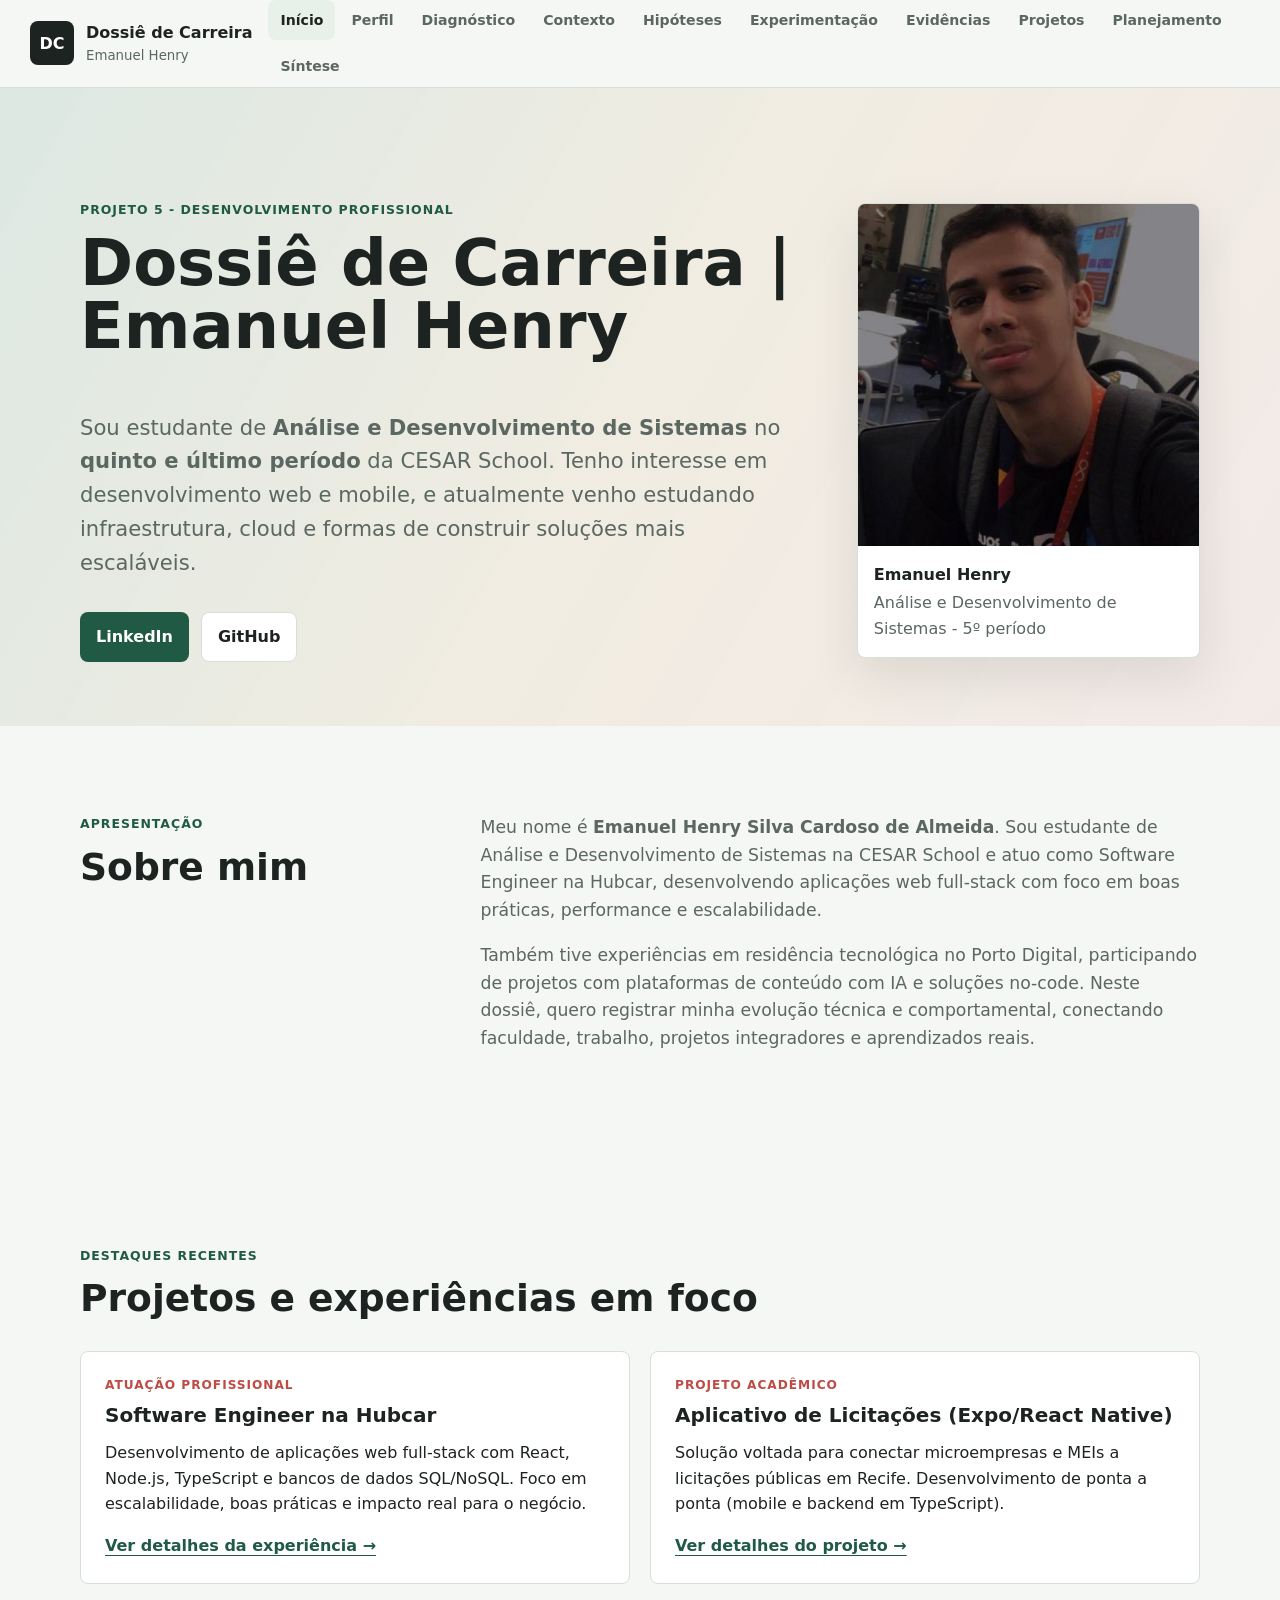
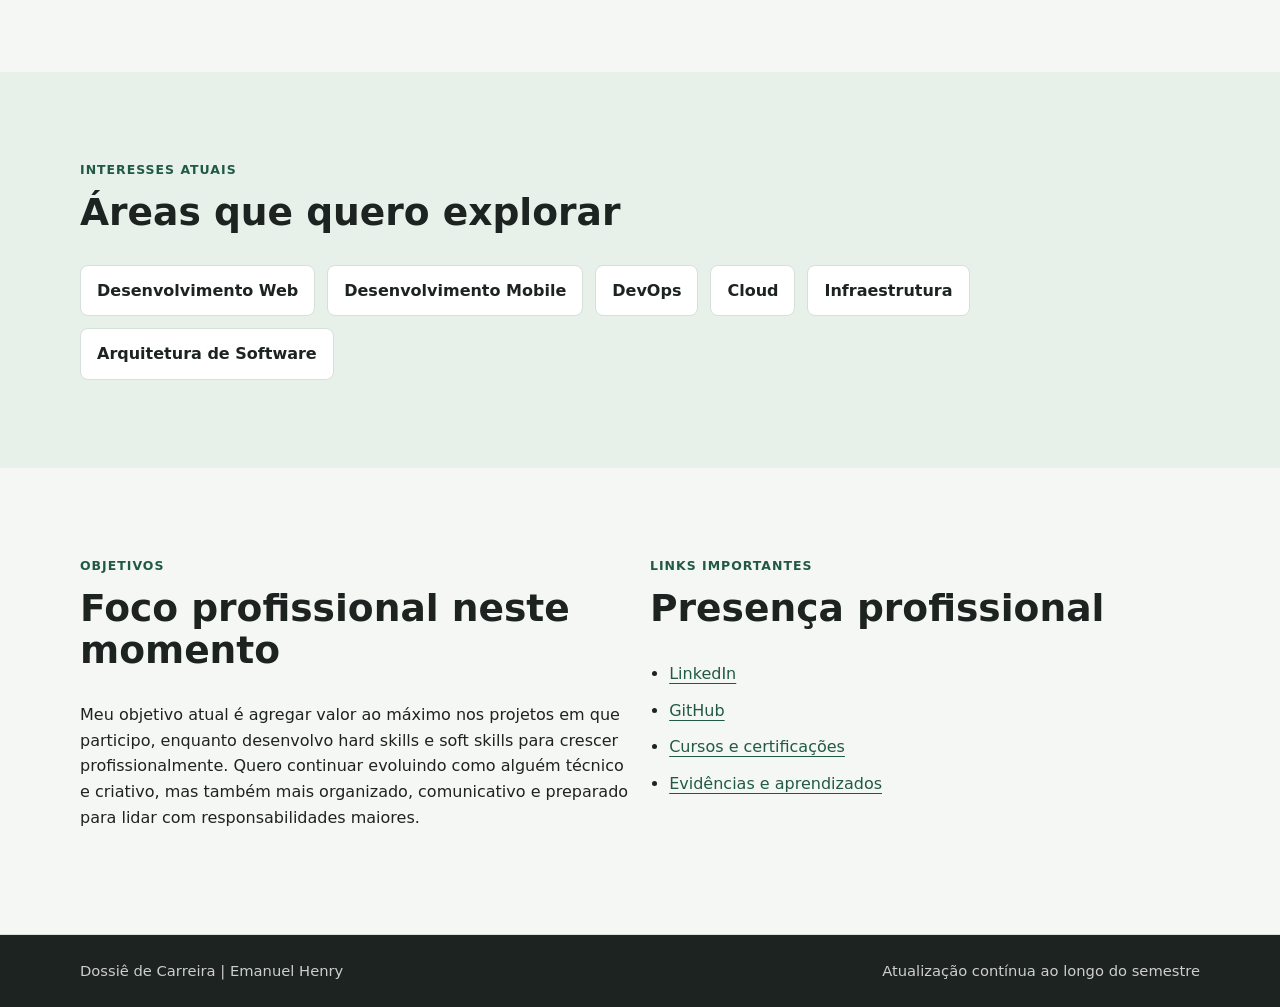
<file: index.html>
<!doctype html>
<html lang="pt-BR">
  <head>
    <meta charset="utf-8">
    <meta name="viewport" content="width=device-width, initial-scale=1">
    <meta
      name="description"
      content="Dossiê de Carreira desenvolvido para registrar trajetória acadêmica, profissional e comportamental."
    >
    <title>Dossiê de Carreira | Emanuel Henry</title>
    <link rel="stylesheet" href="assets/styles.css">
  </head>
  <body>
    <a class="skip-link" href="#conteudo">Ir para o conteúdo</a>

    <header class="site-header">
      <div class="container header-inner">
        <a class="brand" href="index.html" aria-label="Página inicial">
          <span class="brand-mark">DC</span>
          <span>
            <strong>Dossiê de Carreira</strong>
            <small>Emanuel Henry</small>
          </span>
        </a>

        <nav class="site-nav" aria-label="Navegação principal">
          <a aria-current="page" href="index.html">Início</a>
          <a href="perfil-profissional.html">Perfil</a>
          <a href="diagnostico-profissional.html">Diagnóstico</a>
          <a href="contexto-empregabilidade.html">Contexto</a>
          <a href="hipoteses-desenvolvimento.html">Hipóteses</a>
          <a href="experimentacao-pratica.html">Experimentação</a>
          <a href="evidencias-aprendizados.html">Evidências</a>
          <a href="projetos-percurso-academico.html">Projetos</a>
          <a href="planejamento-pos-faculdade.html">Planejamento</a>
          <a href="sintese-final.html">Síntese</a>
        </nav>
      </div>
    </header>

    <main id="conteudo">
      <section class="hero">
        <div class="container hero-grid">
          <div class="hero-copy">
            <p class="eyebrow">Projeto 5 - Desenvolvimento Profissional</p>
            <h1>Dossiê de Carreira | Emanuel Henry</h1>
            <p class="lead">
              Sou estudante de <strong>Análise e Desenvolvimento de Sistemas</strong>
              no <strong>quinto e último período</strong> da CESAR School. Tenho
              interesse em desenvolvimento web e mobile, e atualmente venho
              estudando infraestrutura, cloud e formas de construir soluções
              mais escaláveis.
            </p>
            <div class="hero-actions" aria-label="Links principais">
              <a class="button primary" href="https://www.linkedin.com/in/emanuel-henry-3728a9303" target="_blank" rel="noreferrer">LinkedIn</a>
              <a class="button secondary" href="https://github.com/henryzera" target="_blank" rel="noreferrer">GitHub</a>
            </div>
          </div>

          <figure class="profile-panel">
            <img src="assets/profile.jpeg" alt="Foto profissional de Emanuel Henry">
            <figcaption>
              <strong>Emanuel Henry</strong>
              <span>Análise e Desenvolvimento de Sistemas - 5º período</span>
            </figcaption>
          </figure>
        </div>
      </section>

      <section class="section">
        <div class="container split">
          <div>
            <p class="section-kicker">Apresentação</p>
            <h2>Sobre mim</h2>
          </div>
          <div class="prose">
            <p>
              Meu nome é <strong>Emanuel Henry Silva Cardoso de Almeida</strong>.
              Sou estudante de Análise e Desenvolvimento de Sistemas na CESAR
              School e atuo como Software Engineer na Hubcar, desenvolvendo
              aplicações web full-stack com foco em boas práticas, performance e
              escalabilidade.
            </p>
            <p>
              Também tive experiências em residência tecnológica no Porto
              Digital, participando de projetos com plataformas de conteúdo com
              IA e soluções no-code. Neste dossiê, quero registrar minha evolução
              técnica e comportamental, conectando faculdade, trabalho, projetos
              integradores e aprendizados reais.
            </p>
          </div>
        </div>
      </section>

      <section class="section">
        <div class="container">
          <div class="section-heading">
            <p class="section-kicker">Destaques recentes</p>
            <h2>Projetos e experiências em foco</h2>
          </div>
          <div class="two-columns">
            <article class="content-block">
              <span style="color: var(--red); font-size: 0.76rem; font-weight: 900; letter-spacing: 0.08em; text-transform: uppercase; display: block; margin-bottom: 0.5rem;">Atuação Profissional</span>
              <h3 style="font-size: 1.25rem; margin-bottom: 0.75rem;">Software Engineer na Hubcar</h3>
              <p style="margin-bottom: 1rem;">Desenvolvimento de aplicações web full-stack com React, Node.js, TypeScript e bancos de dados SQL/NoSQL. Foco em escalabilidade, boas práticas e impacto real para o negócio.</p>
              <a href="perfil-profissional.html#experiencias" style="font-weight: 700;">Ver detalhes da experiência &rarr;</a>
            </article>
            <article class="content-block">
              <span style="color: var(--red); font-size: 0.76rem; font-weight: 900; letter-spacing: 0.08em; text-transform: uppercase; display: block; margin-bottom: 0.5rem;">Projeto Acadêmico</span>
              <h3 style="font-size: 1.25rem; margin-bottom: 0.75rem;">Aplicativo de Licitações (Expo/React Native)</h3>
              <p style="margin-bottom: 1rem;">Solução voltada para conectar microempresas e MEIs a licitações públicas em Recife. Desenvolvimento de ponta a ponta (mobile e backend em TypeScript).</p>
              <a href="projetos-percurso-academico.html#projeto-atual" style="font-weight: 700;">Ver detalhes do projeto &rarr;</a>
            </article>
          </div>
        </div>
      </section>

      <section class="section alt">
        <div class="container">
          <div class="section-heading">
            <p class="section-kicker">Interesses atuais</p>
            <h2>Áreas que quero explorar</h2>
          </div>

          <div class="tag-grid" aria-label="Áreas de interesse">
            <span>Desenvolvimento Web</span>
            <span>Desenvolvimento Mobile</span>
            <span>DevOps</span>
            <span>Cloud</span>
            <span>Infraestrutura</span>
            <span>Arquitetura de Software</span>
          </div>
        </div>
      </section>

      <section class="section">
        <div class="container two-columns">
          <article>
            <p class="section-kicker">Objetivos</p>
            <h2>Foco profissional neste momento</h2>
            <p>
              Meu objetivo atual é agregar valor ao máximo nos projetos em que
              participo, enquanto desenvolvo hard skills e soft skills para
              crescer profissionalmente. Quero continuar evoluindo como alguém
              técnico e criativo, mas também mais organizado, comunicativo e
              preparado para lidar com responsabilidades maiores.
            </p>
          </article>

          <article>
            <p class="section-kicker">Links importantes</p>
            <h2>Presença profissional</h2>
            <ul class="link-list">
              <li><a href="https://www.linkedin.com/in/emanuel-henry-3728a9303" target="_blank" rel="noreferrer">LinkedIn</a></li>
              <li><a href="https://github.com/henryzera" target="_blank" rel="noreferrer">GitHub</a></li>
              <li><a href="perfil-profissional.html#certificacoes">Cursos e certificações</a></li>
              <li><a href="evidencias-aprendizados.html">Evidências e aprendizados</a></li>
            </ul>
          </article>
        </div>
      </section>
    </main>

    <footer class="site-footer">
      <div class="container footer-inner">
        <span>Dossiê de Carreira | Emanuel Henry</span>
        <span>Atualização contínua ao longo do semestre</span>
      </div>
    </footer>
  </body>
</html>
</file>
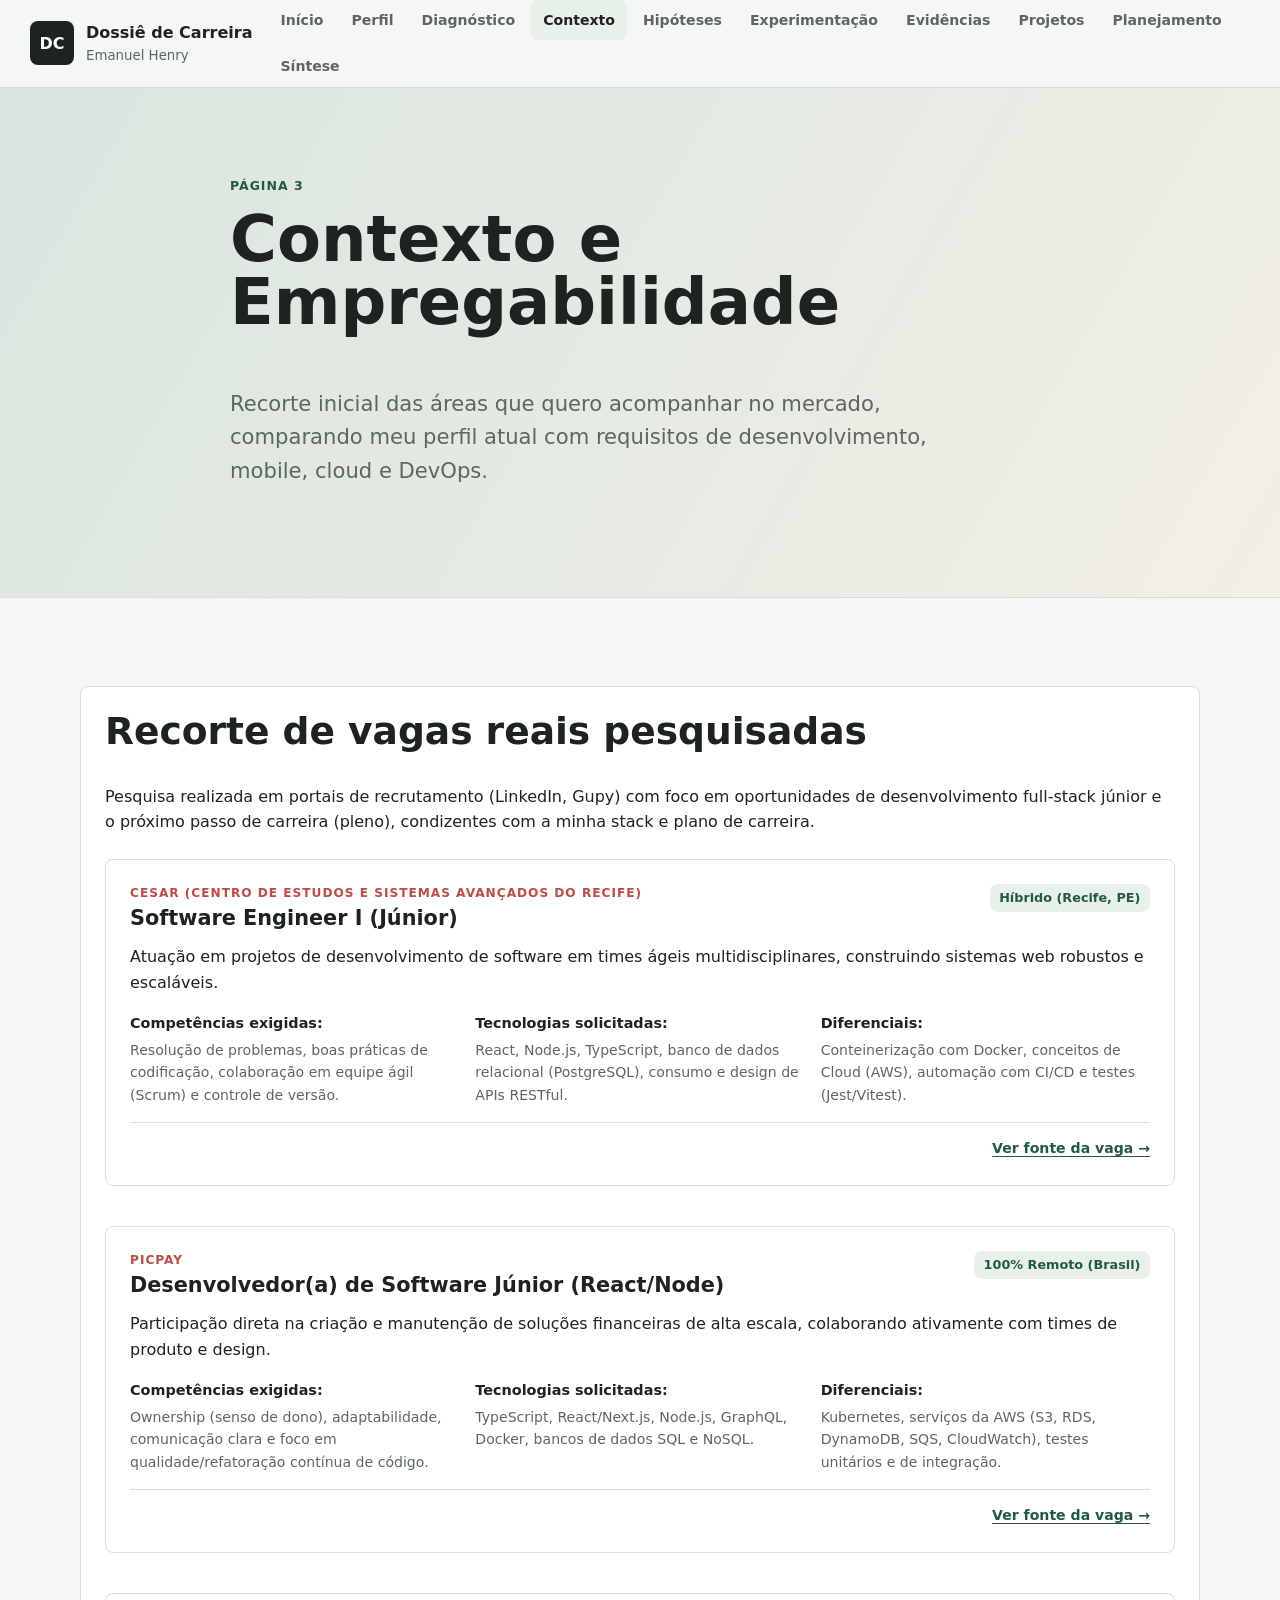
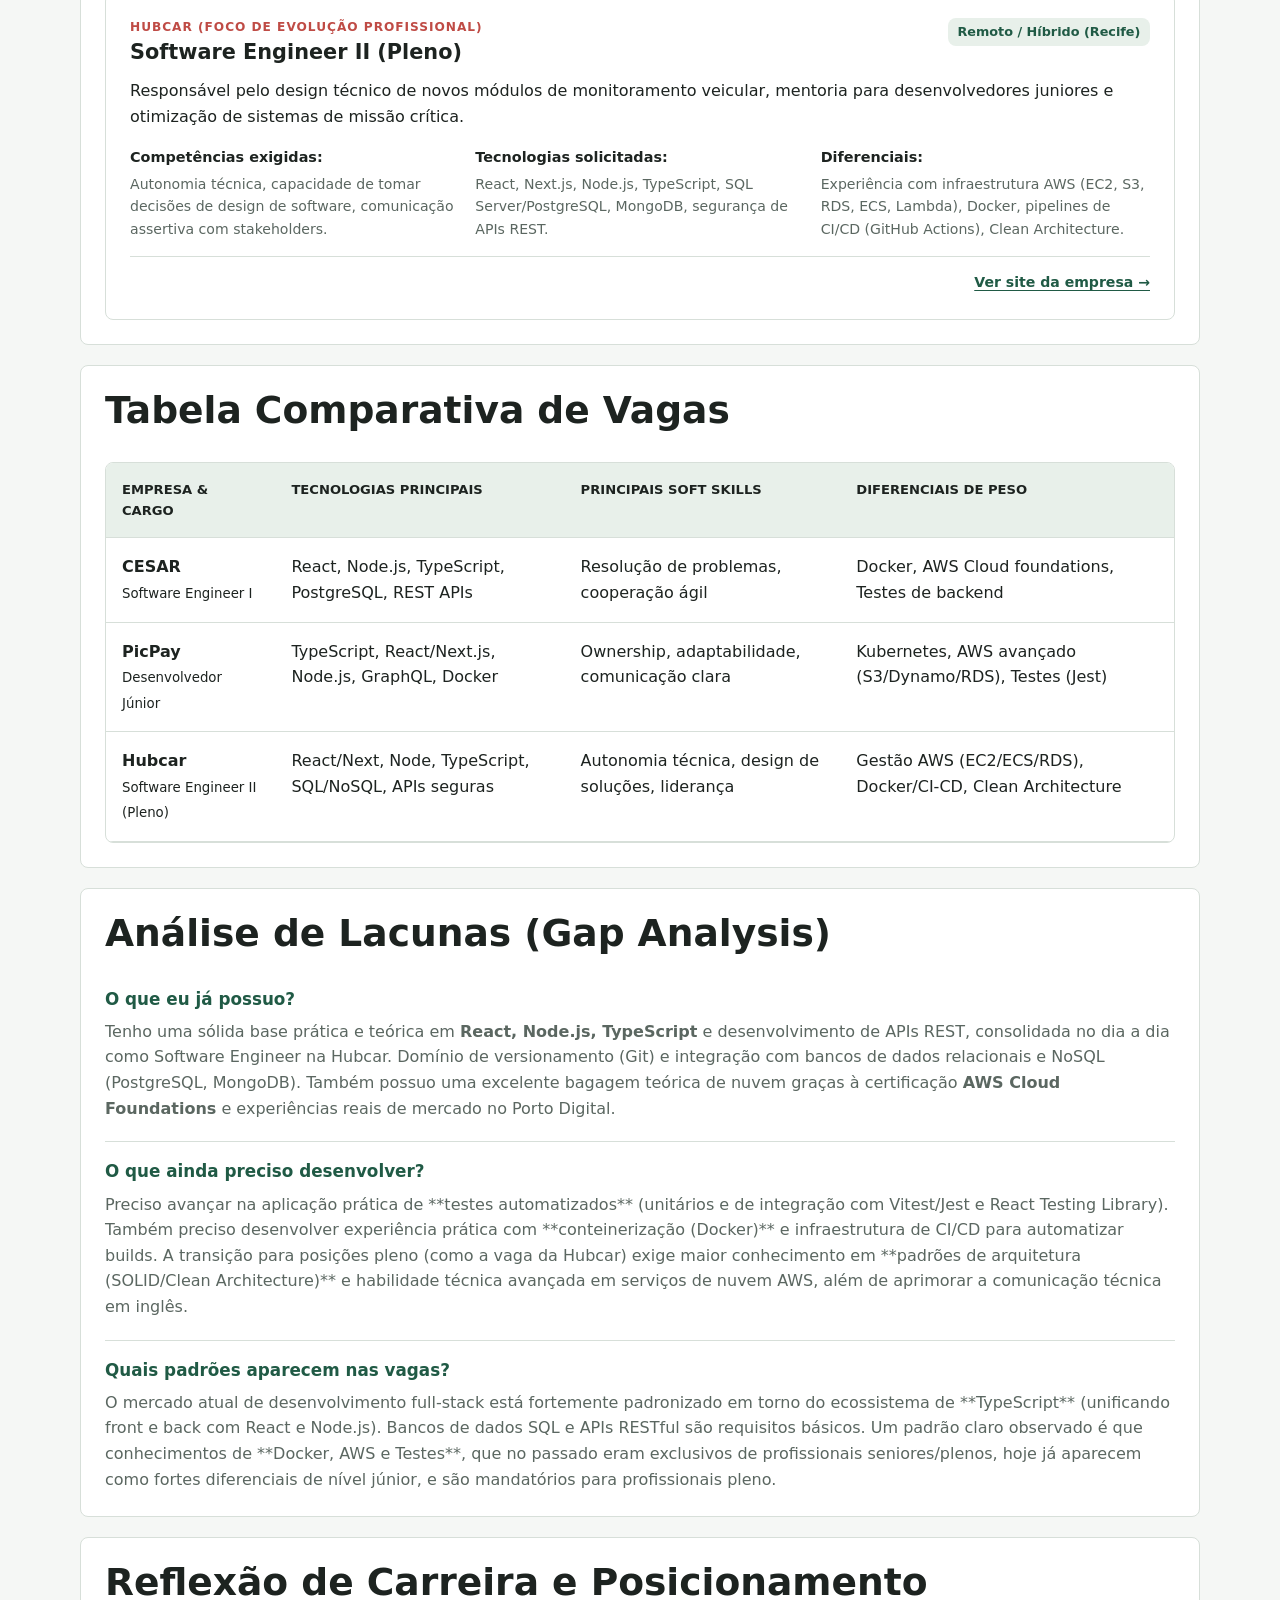
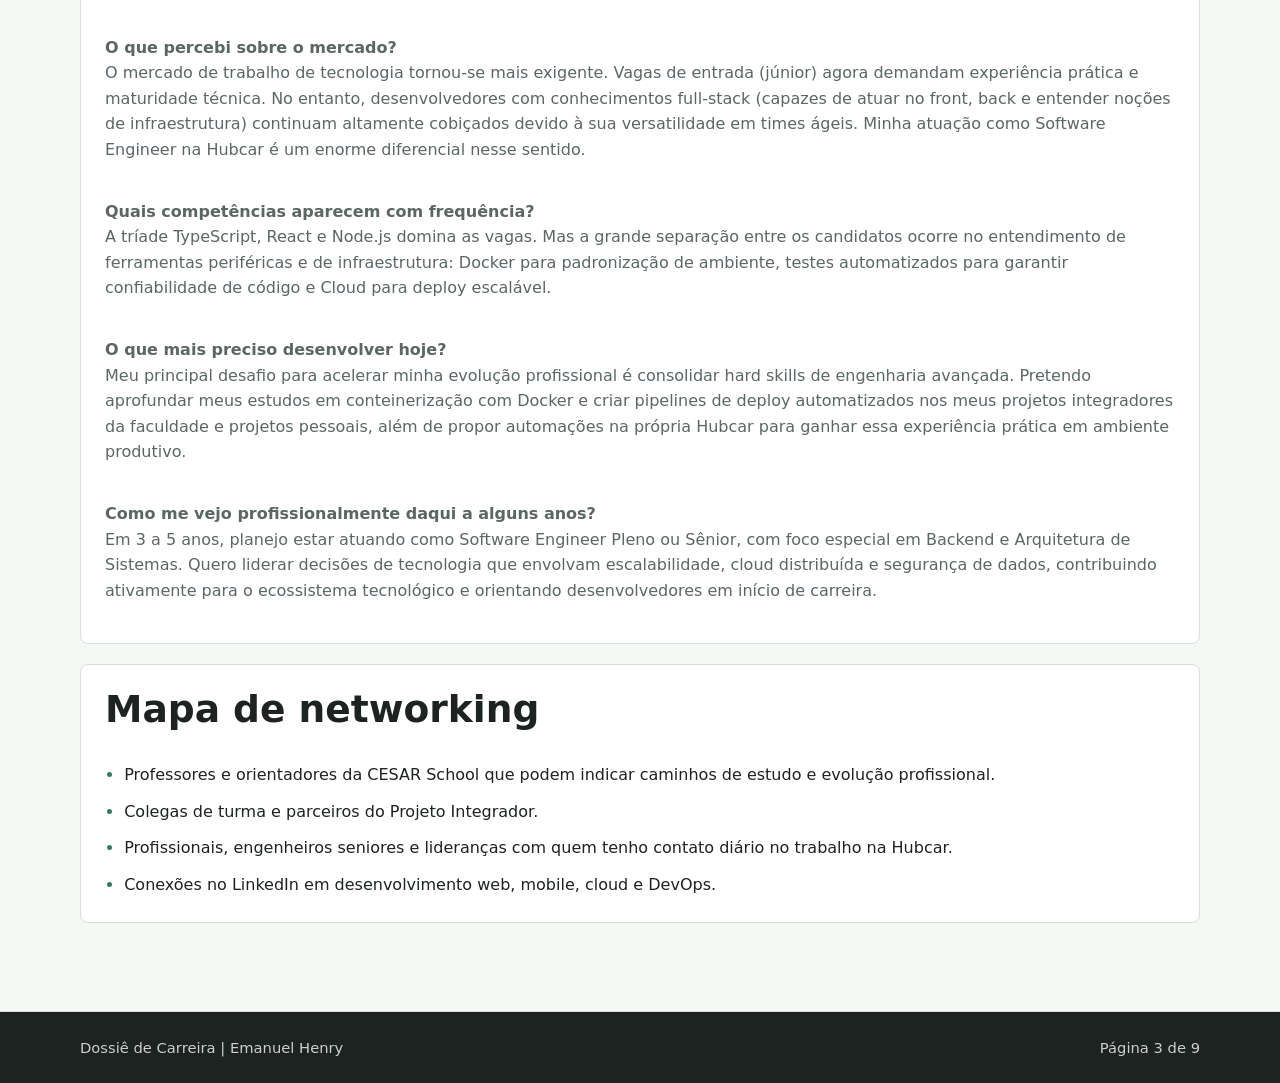
<file: contexto-empregabilidade.html>
<!doctype html>
<html lang="pt-BR">
  <head>
    <meta charset="utf-8">
    <meta name="viewport" content="width=device-width, initial-scale=1">
    <meta name="description" content="Análise de contexto profissional, empregabilidade, vagas e networking.">
    <title>Contexto e Empregabilidade | Dossiê de Carreira</title>
    <link rel="stylesheet" href="assets/styles.css">
  </head>
  <body>
    <a class="skip-link" href="#conteudo">Ir para o conteúdo</a>
    <header class="site-header">
      <div class="container header-inner">
        <a class="brand" href="index.html" aria-label="Página inicial">
          <span class="brand-mark">DC</span>
          <span><strong>Dossiê de Carreira</strong><small>Emanuel Henry</small></span>
        </a>
        <nav class="site-nav" aria-label="Navegação principal">
          <a href="index.html">Início</a>
          <a href="perfil-profissional.html">Perfil</a>
          <a href="diagnostico-profissional.html">Diagnóstico</a>
          <a aria-current="page" href="contexto-empregabilidade.html">Contexto</a>
          <a href="hipoteses-desenvolvimento.html">Hipóteses</a>
          <a href="experimentacao-pratica.html">Experimentação</a>
          <a href="evidencias-aprendizados.html">Evidências</a>
          <a href="projetos-percurso-academico.html">Projetos</a>
          <a href="planejamento-pos-faculdade.html">Planejamento</a>
          <a href="sintese-final.html">Síntese</a>
        </nav>
      </div>
    </header>

    <main id="conteudo">
      <section class="page-intro">
        <div class="container narrow">
          <p class="eyebrow">Página 3</p>
          <h1>Contexto e Empregabilidade</h1>
          <p class="lead">
            Recorte inicial das áreas que quero acompanhar no mercado,
            comparando meu perfil atual com requisitos de desenvolvimento,
            mobile, cloud e DevOps.
          </p>
        </div>
      </section>

      <section class="section">
        <div class="container stack">
          <section class="content-block">
            <h2>Recorte de vagas reais pesquisadas</h2>
            <p style="margin-bottom: 1.5rem;">
              Pesquisa realizada em portais de recrutamento (LinkedIn, Gupy) com foco em oportunidades de desenvolvimento full-stack júnior e o próximo passo de carreira (pleno), condizentes com a minha stack e plano de carreira.
            </p>

            <div class="stack" style="gap: 1.5rem;">
              <article class="project-entry">
                <div style="display: flex; justify-content: space-between; align-items: flex-start; flex-wrap: wrap; gap: 0.5rem; margin-bottom: 0.75rem;">
                  <div>
                    <span style="color: var(--red); font-size: 0.76rem; font-weight: 900; letter-spacing: 0.08em; text-transform: uppercase; display: block;">CESAR (Centro de Estudos e Sistemas Avançados do Recife)</span>
                    <h3 style="font-size: 1.3rem; margin: 0.2rem 0 0;">Software Engineer I (Júnior)</h3>
                  </div>
                  <span style="background: var(--surface-alt); padding: 0.25rem 0.6rem; border-radius: var(--radius); font-size: 0.8rem; font-weight: 800; color: var(--green-dark);">Híbrido (Recife, PE)</span>
                </div>
                <p>Atuação em projetos de desenvolvimento de software em times ágeis multidisciplinares, construindo sistemas web robustos e escaláveis.</p>
                <div style="margin-top: 1rem; display: grid; grid-template-columns: repeat(auto-fit, minmax(220px, 1fr)); gap: 1rem; font-size: 0.9rem;">
                  <div>
                    <strong>Competências exigidas:</strong>
                    <p style="margin: 0.25rem 0 0; font-size: 0.88rem; color: var(--muted);">Resolução de problemas, boas práticas de codificação, colaboração em equipe ágil (Scrum) e controle de versão.</p>
                  </div>
                  <div>
                    <strong>Tecnologias solicitadas:</strong>
                    <p style="margin: 0.25rem 0 0; font-size: 0.88rem; color: var(--muted);">React, Node.js, TypeScript, banco de dados relacional (PostgreSQL), consumo e design de APIs RESTful.</p>
                  </div>
                  <div>
                    <strong>Diferenciais:</strong>
                    <p style="margin: 0.25rem 0 0; font-size: 0.88rem; color: var(--muted);">Conteinerização com Docker, conceitos de Cloud (AWS), automação com CI/CD e testes (Jest/Vitest).</p>
                  </div>
                </div>
                <div style="margin-top: 1rem; border-top: 1px solid var(--line); padding-top: 0.75rem; text-align: right;">
                  <a href="https://www.cesar.org.br/vagas" target="_blank" rel="noreferrer" style="font-weight: 700; font-size: 0.88rem;">Ver fonte da vaga &rarr;</a>
                </div>
              </article>

              <article class="project-entry">
                <div style="display: flex; justify-content: space-between; align-items: flex-start; flex-wrap: wrap; gap: 0.5rem; margin-bottom: 0.75rem;">
                  <div>
                    <span style="color: var(--red); font-size: 0.76rem; font-weight: 900; letter-spacing: 0.08em; text-transform: uppercase; display: block;">PicPay</span>
                    <h3 style="font-size: 1.3rem; margin: 0.2rem 0 0;">Desenvolvedor(a) de Software Júnior (React/Node)</h3>
                  </div>
                  <span style="background: var(--surface-alt); padding: 0.25rem 0.6rem; border-radius: var(--radius); font-size: 0.8rem; font-weight: 800; color: var(--green-dark);">100% Remoto (Brasil)</span>
                </div>
                <p>Participação direta na criação e manutenção de soluções financeiras de alta escala, colaborando ativamente com times de produto e design.</p>
                <div style="margin-top: 1rem; display: grid; grid-template-columns: repeat(auto-fit, minmax(220px, 1fr)); gap: 1rem; font-size: 0.9rem;">
                  <div>
                    <strong>Competências exigidas:</strong>
                    <p style="margin: 0.25rem 0 0; font-size: 0.88rem; color: var(--muted);">Ownership (senso de dono), adaptabilidade, comunicação clara e foco em qualidade/refatoração contínua de código.</p>
                  </div>
                  <div>
                    <strong>Tecnologias solicitadas:</strong>
                    <p style="margin: 0.25rem 0 0; font-size: 0.88rem; color: var(--muted);">TypeScript, React/Next.js, Node.js, GraphQL, Docker, bancos de dados SQL e NoSQL.</p>
                  </div>
                  <div>
                    <strong>Diferenciais:</strong>
                    <p style="margin: 0.25rem 0 0; font-size: 0.88rem; color: var(--muted);">Kubernetes, serviços da AWS (S3, RDS, DynamoDB, SQS, CloudWatch), testes unitários e de integração.</p>
                  </div>
                </div>
                <div style="margin-top: 1rem; border-top: 1px solid var(--line); padding-top: 0.75rem; text-align: right;">
                  <a href="https://picpay.gupy.io/" target="_blank" rel="noreferrer" style="font-weight: 700; font-size: 0.88rem;">Ver fonte da vaga &rarr;</a>
                </div>
              </article>

              <article class="project-entry">
                <div style="display: flex; justify-content: space-between; align-items: flex-start; flex-wrap: wrap; gap: 0.5rem; margin-bottom: 0.75rem;">
                  <div>
                    <span style="color: var(--red); font-size: 0.76rem; font-weight: 900; letter-spacing: 0.08em; text-transform: uppercase; display: block;">Hubcar (Foco de Evolução Profissional)</span>
                    <h3 style="font-size: 1.3rem; margin: 0.2rem 0 0;">Software Engineer II (Pleno)</h3>
                  </div>
                  <span style="background: var(--surface-alt); padding: 0.25rem 0.6rem; border-radius: var(--radius); font-size: 0.8rem; font-weight: 800; color: var(--green-dark);">Remoto / Híbrido (Recife)</span>
                </div>
                <p>Responsável pelo design técnico de novos módulos de monitoramento veicular, mentoria para desenvolvedores juniores e otimização de sistemas de missão crítica.</p>
                <div style="margin-top: 1rem; display: grid; grid-template-columns: repeat(auto-fit, minmax(220px, 1fr)); gap: 1rem; font-size: 0.9rem;">
                  <div>
                    <strong>Competências exigidas:</strong>
                    <p style="margin: 0.25rem 0 0; font-size: 0.88rem; color: var(--muted);">Autonomia técnica, capacidade de tomar decisões de design de software, comunicação assertiva com stakeholders.</p>
                  </div>
                  <div>
                    <strong>Tecnologias solicitadas:</strong>
                    <p style="margin: 0.25rem 0 0; font-size: 0.88rem; color: var(--muted);">React, Next.js, Node.js, TypeScript, SQL Server/PostgreSQL, MongoDB, segurança de APIs REST.</p>
                  </div>
                  <div>
                    <strong>Diferenciais:</strong>
                    <p style="margin: 0.25rem 0 0; font-size: 0.88rem; color: var(--muted);">Experiência com infraestrutura AWS (EC2, S3, RDS, ECS, Lambda), Docker, pipelines de CI/CD (GitHub Actions), Clean Architecture.</p>
                  </div>
                </div>
                <div style="margin-top: 1rem; border-top: 1px solid var(--line); padding-top: 0.75rem; text-align: right;">
                  <a href="https://hubcar.com.br" target="_blank" rel="noreferrer" style="font-weight: 700; font-size: 0.88rem;">Ver site da empresa &rarr;</a>
                </div>
              </article>
            </div>
          </section>

          <section class="content-block">
            <h2>Tabela Comparativa de Vagas</h2>
            <div class="table-wrap">
              <table>
                <thead>
                  <tr>
                    <th>Empresa & Cargo</th>
                    <th>Tecnologias Principais</th>
                    <th>Principais Soft Skills</th>
                    <th>Diferenciais de Peso</th>
                  </tr>
                </thead>
                <tbody>
                  <tr>
                    <td><strong>CESAR</strong><br><small>Software Engineer I</small></td>
                    <td>React, Node.js, TypeScript, PostgreSQL, REST APIs</td>
                    <td>Resolução de problemas, cooperação ágil</td>
                    <td>Docker, AWS Cloud foundations, Testes de backend</td>
                  </tr>
                  <tr>
                    <td><strong>PicPay</strong><br><small>Desenvolvedor Júnior</small></td>
                    <td>TypeScript, React/Next.js, Node.js, GraphQL, Docker</td>
                    <td>Ownership, adaptabilidade, comunicação clara</td>
                    <td>Kubernetes, AWS avançado (S3/Dynamo/RDS), Testes (Jest)</td>
                  </tr>
                  <tr>
                    <td><strong>Hubcar</strong><br><small>Software Engineer II (Pleno)</small></td>
                    <td>React/Next, Node, TypeScript, SQL/NoSQL, APIs seguras</td>
                    <td>Autonomia técnica, design de soluções, liderança</td>
                    <td>Gestão AWS (EC2/ECS/RDS), Docker/CI-CD, Clean Architecture</td>
                  </tr>
                </tbody>
              </table>
            </div>
          </section>

          <section class="content-block">
            <h2>Análise de Lacunas (Gap Analysis)</h2>
            <div class="stack" style="gap: 1.25rem;">
              <div>
                <strong style="color: var(--green-dark); font-size: 1.05rem; display: block; margin-bottom: 0.4rem;">O que eu já possuo?</strong>
                <p style="margin: 0; color: var(--muted);">
                  Tenho uma sólida base prática e teórica em <strong>React, Node.js, TypeScript</strong> e desenvolvimento de APIs REST, consolidada no dia a dia como Software Engineer na Hubcar. Domínio de versionamento (Git) e integração com bancos de dados relacionais e NoSQL (PostgreSQL, MongoDB). Também possuo uma excelente bagagem teórica de nuvem graças à certificação <strong>AWS Cloud Foundations</strong> e experiências reais de mercado no Porto Digital.
                </p>
              </div>
              <div style="border-top: 1px solid var(--line); padding-top: 1rem;">
                <strong style="color: var(--green-dark); font-size: 1.05rem; display: block; margin-bottom: 0.4rem;">O que ainda preciso desenvolver?</strong>
                <p style="margin: 0; color: var(--muted);">
                  Preciso avançar na aplicação prática de **testes automatizados** (unitários e de integração com Vitest/Jest e React Testing Library). Também preciso desenvolver experiência prática com **conteinerização (Docker)** e infraestrutura de CI/CD para automatizar builds. A transição para posições pleno (como a vaga da Hubcar) exige maior conhecimento em **padrões de arquitetura (SOLID/Clean Architecture)** e habilidade técnica avançada em serviços de nuvem AWS, além de aprimorar a comunicação técnica em inglês.
                </p>
              </div>
              <div style="border-top: 1px solid var(--line); padding-top: 1rem;">
                <strong style="color: var(--green-dark); font-size: 1.05rem; display: block; margin-bottom: 0.4rem;">Quais padrões aparecem nas vagas?</strong>
                <p style="margin: 0; color: var(--muted);">
                  O mercado atual de desenvolvimento full-stack está fortemente padronizado em torno do ecossistema de **TypeScript** (unificando front e back com React e Node.js). Bancos de dados SQL e APIs RESTful são requisitos básicos. Um padrão claro observado é que conhecimentos de **Docker, AWS e Testes**, que no passado eram exclusivos de profissionais seniores/plenos, hoje já aparecem como fortes diferenciais de nível júnior, e são mandatórios para profissionais pleno.
                </p>
              </div>
            </div>
          </section>

          <section class="content-block">
            <h2>Reflexão de Carreira e Posicionamento</h2>
            <div class="prose" style="display: grid; gap: 1.25rem; font-size: 1rem;">
              <p>
                <strong>O que percebi sobre o mercado?</strong><br>
                O mercado de trabalho de tecnologia tornou-se mais exigente. Vagas de entrada (júnior) agora demandam experiência prática e maturidade técnica. No entanto, desenvolvedores com conhecimentos full-stack (capazes de atuar no front, back e entender noções de infraestrutura) continuam altamente cobiçados devido à sua versatilidade em times ágeis. Minha atuação como Software Engineer na Hubcar é um enorme diferencial nesse sentido.
              </p>
              <p>
                <strong>Quais competências aparecem com frequência?</strong><br>
                A tríade TypeScript, React e Node.js domina as vagas. Mas a grande separação entre os candidatos ocorre no entendimento de ferramentas periféricas e de infraestrutura: Docker para padronização de ambiente, testes automatizados para garantir confiabilidade de código e Cloud para deploy escalável.
              </p>
              <p>
                <strong>O que mais preciso desenvolver hoje?</strong><br>
                Meu principal desafio para acelerar minha evolução profissional é consolidar hard skills de engenharia avançada. Pretendo aprofundar meus estudos em conteinerização com Docker e criar pipelines de deploy automatizados nos meus projetos integradores da faculdade e projetos pessoais, além de propor automações na própria Hubcar para ganhar essa experiência prática em ambiente produtivo.
              </p>
              <p>
                <strong>Como me vejo profissionalmente daqui a alguns anos?</strong><br>
                Em 3 a 5 anos, planejo estar atuando como Software Engineer Pleno ou Sênior, com foco especial em Backend e Arquitetura de Sistemas. Quero liderar decisões de tecnologia que envolvam escalabilidade, cloud distribuída e segurança de dados, contribuindo ativamente para o ecossistema tecnológico e orientando desenvolvedores em início de carreira.
              </p>
            </div>
          </section>

          <section class="content-block">
            <h2>Mapa de networking</h2>
            <ul class="check-list">
              <li>Professores e orientadores da CESAR School que podem indicar caminhos de estudo e evolução profissional.</li>
              <li>Colegas de turma e parceiros do Projeto Integrador.</li>
              <li>Profissionais, engenheiros seniores e lideranças com quem tenho contato diário no trabalho na Hubcar.</li>
              <li>Conexões no LinkedIn em desenvolvimento web, mobile, cloud e DevOps.</li>
            </ul>
          </section>
        </div>
      </section>
    </main>

    <footer class="site-footer">
      <div class="container footer-inner">
        <span>Dossiê de Carreira | Emanuel Henry</span>
        <span>Página 3 de 9</span>
      </div>
    </footer>
  </body>
</html>
</file>
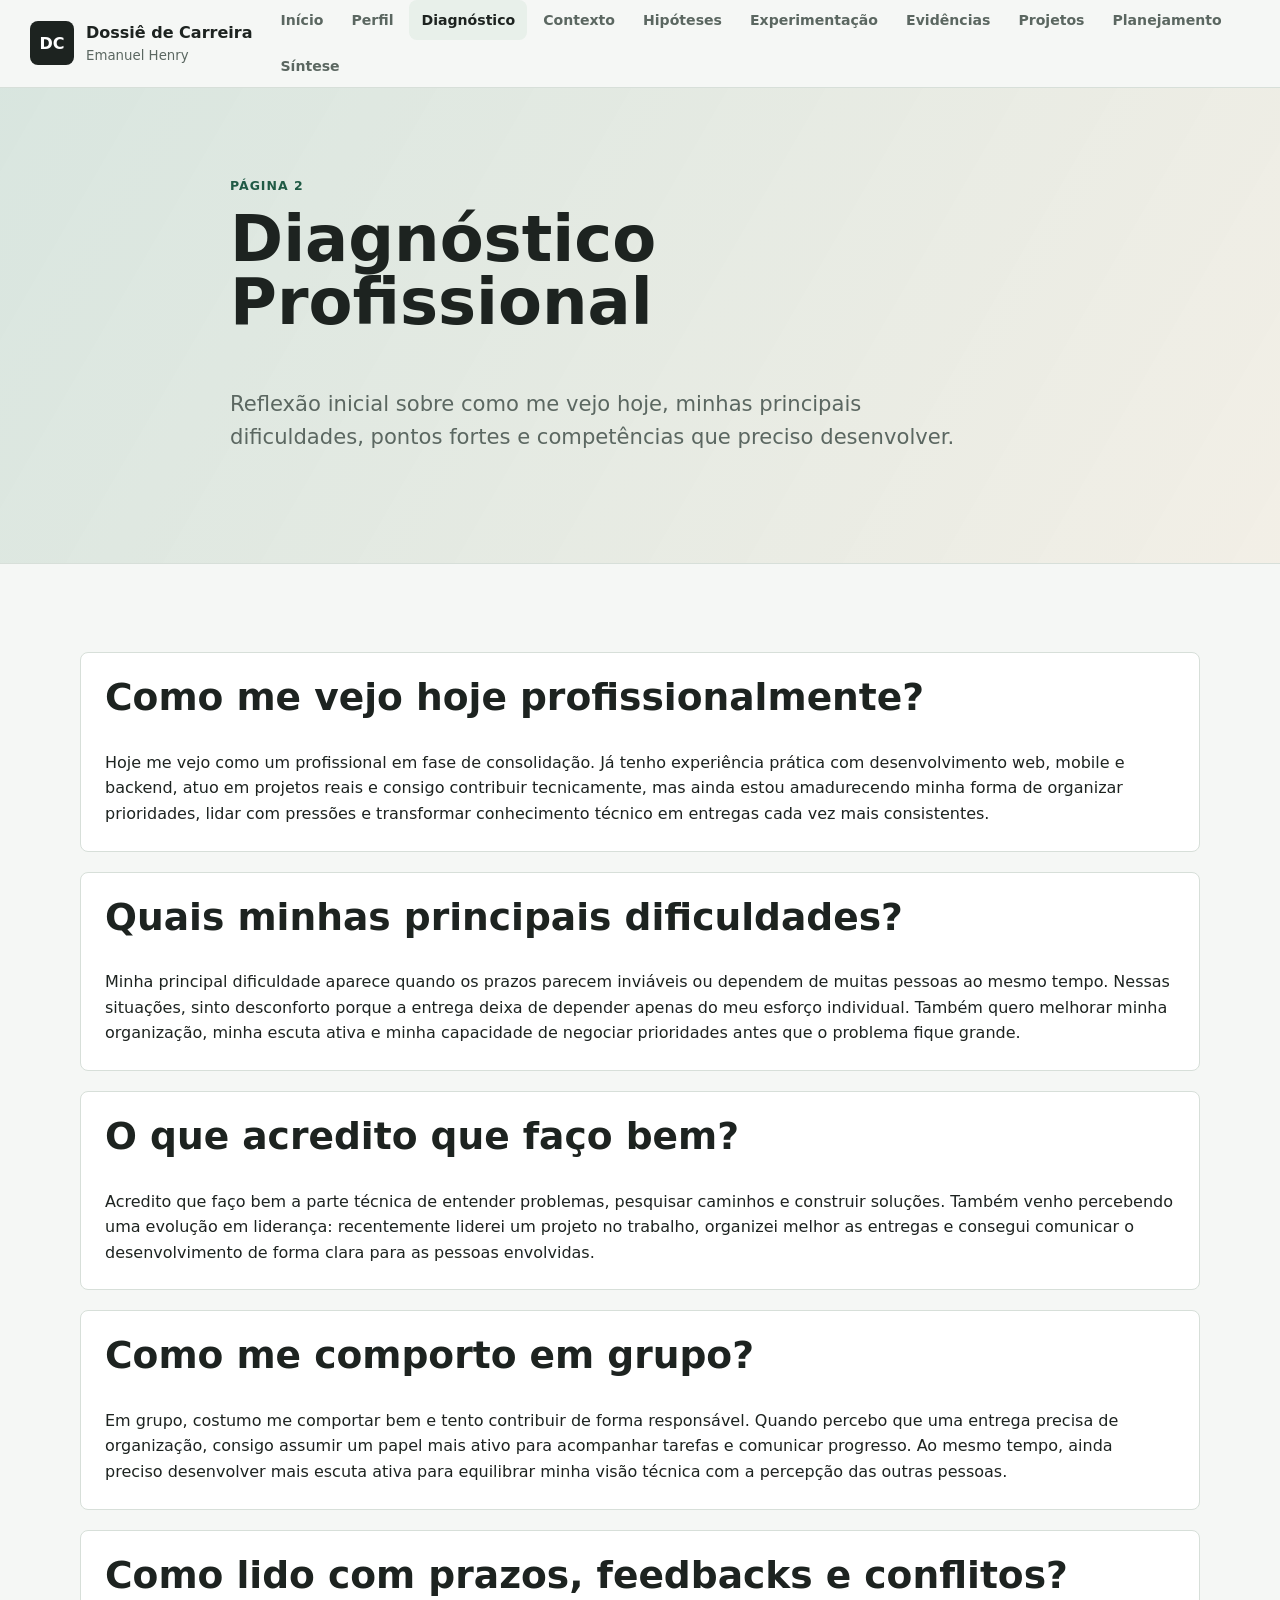
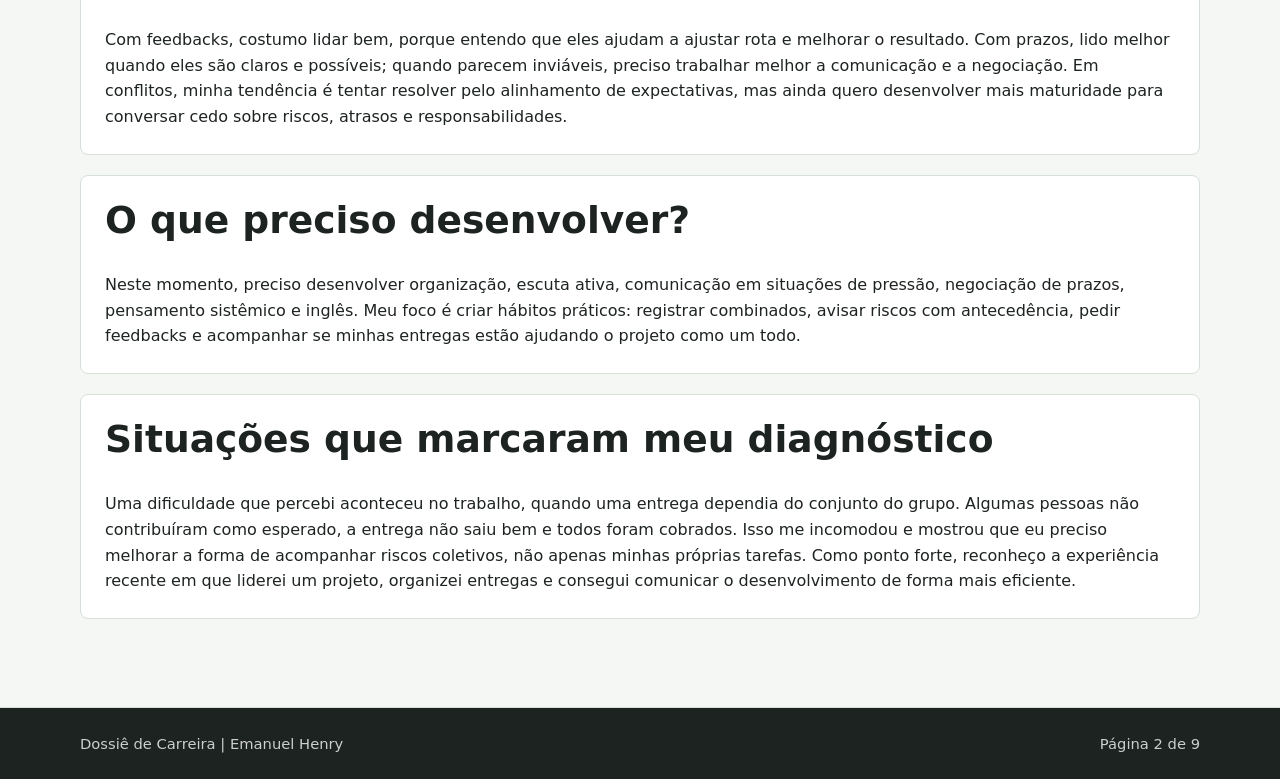
<file: diagnostico-profissional.html>
<!doctype html>
<html lang="pt-BR">
  <head>
    <meta charset="utf-8">
    <meta name="viewport" content="width=device-width, initial-scale=1">
    <meta name="description" content="Diagnóstico profissional com reflexões sobre situação atual, dificuldades e desenvolvimento.">
    <title>Diagnóstico Profissional | Dossiê de Carreira</title>
    <link rel="stylesheet" href="assets/styles.css">
  </head>
  <body>
    <a class="skip-link" href="#conteudo">Ir para o conteúdo</a>
    <header class="site-header">
      <div class="container header-inner">
        <a class="brand" href="index.html" aria-label="Página inicial">
          <span class="brand-mark">DC</span>
          <span><strong>Dossiê de Carreira</strong><small>Emanuel Henry</small></span>
        </a>
        <nav class="site-nav" aria-label="Navegação principal">
          <a href="index.html">Início</a>
          <a href="perfil-profissional.html">Perfil</a>
          <a aria-current="page" href="diagnostico-profissional.html">Diagnóstico</a>
          <a href="contexto-empregabilidade.html">Contexto</a>
          <a href="hipoteses-desenvolvimento.html">Hipóteses</a>
          <a href="experimentacao-pratica.html">Experimentação</a>
          <a href="evidencias-aprendizados.html">Evidências</a>
          <a href="projetos-percurso-academico.html">Projetos</a>
          <a href="planejamento-pos-faculdade.html">Planejamento</a>
          <a href="sintese-final.html">Síntese</a>
        </nav>
      </div>
    </header>

    <main id="conteudo">
      <section class="page-intro">
        <div class="container narrow">
          <p class="eyebrow">Página 2</p>
          <h1>Diagnóstico Profissional</h1>
          <p class="lead">
            Reflexão inicial sobre como me vejo hoje, minhas principais
            dificuldades, pontos fortes e competências que preciso desenvolver.
          </p>
        </div>
      </section>

      <section class="section">
        <div class="container question-list">
          <article class="question-block">
            <h2>Como me vejo hoje profissionalmente?</h2>
            <p>
              Hoje me vejo como um profissional em fase de consolidação. Já
              tenho experiência prática com desenvolvimento web, mobile e
              backend, atuo em projetos reais e consigo contribuir tecnicamente,
              mas ainda estou amadurecendo minha forma de organizar prioridades,
              lidar com pressões e transformar conhecimento técnico em entregas
              cada vez mais consistentes.
            </p>
          </article>

          <article class="question-block">
            <h2>Quais minhas principais dificuldades?</h2>
            <p>
              Minha principal dificuldade aparece quando os prazos parecem
              inviáveis ou dependem de muitas pessoas ao mesmo tempo. Nessas
              situações, sinto desconforto porque a entrega deixa de depender
              apenas do meu esforço individual. Também quero melhorar minha
              organização, minha escuta ativa e minha capacidade de negociar
              prioridades antes que o problema fique grande.
            </p>
          </article>

          <article class="question-block">
            <h2>O que acredito que faço bem?</h2>
            <p>
              Acredito que faço bem a parte técnica de entender problemas,
              pesquisar caminhos e construir soluções. Também venho percebendo
              uma evolução em liderança: recentemente liderei um projeto no
              trabalho, organizei melhor as entregas e consegui comunicar o
              desenvolvimento de forma clara para as pessoas envolvidas.
            </p>
          </article>

          <article class="question-block">
            <h2>Como me comporto em grupo?</h2>
            <p>
              Em grupo, costumo me comportar bem e tento contribuir de forma
              responsável. Quando percebo que uma entrega precisa de organização,
              consigo assumir um papel mais ativo para acompanhar tarefas e
              comunicar progresso. Ao mesmo tempo, ainda preciso desenvolver mais
              escuta ativa para equilibrar minha visão técnica com a percepção
              das outras pessoas.
            </p>
          </article>

          <article class="question-block">
            <h2>Como lido com prazos, feedbacks e conflitos?</h2>
            <p>
              Com feedbacks, costumo lidar bem, porque entendo que eles ajudam a
              ajustar rota e melhorar o resultado. Com prazos, lido melhor quando
              eles são claros e possíveis; quando parecem inviáveis, preciso
              trabalhar melhor a comunicação e a negociação. Em conflitos, minha
              tendência é tentar resolver pelo alinhamento de expectativas, mas
              ainda quero desenvolver mais maturidade para conversar cedo sobre
              riscos, atrasos e responsabilidades.
            </p>
          </article>

          <article class="question-block">
            <h2>O que preciso desenvolver?</h2>
            <p>
              Neste momento, preciso desenvolver organização, escuta ativa,
              comunicação em situações de pressão, negociação de prazos,
              pensamento sistêmico e inglês. Meu foco é criar hábitos práticos:
              registrar combinados, avisar riscos com antecedência, pedir
              feedbacks e acompanhar se minhas entregas estão ajudando o projeto
              como um todo.
            </p>
          </article>

          <article class="question-block">
            <h2>Situações que marcaram meu diagnóstico</h2>
            <p>
              Uma dificuldade que percebi aconteceu no trabalho, quando uma
              entrega dependia do conjunto do grupo. Algumas pessoas não
              contribuíram como esperado, a entrega não saiu bem e todos foram
              cobrados. Isso me incomodou e mostrou que eu preciso melhorar a
              forma de acompanhar riscos coletivos, não apenas minhas próprias
              tarefas. Como ponto forte, reconheço a experiência recente em que
              liderei um projeto, organizei entregas e consegui comunicar o
              desenvolvimento de forma mais eficiente.
            </p>
          </article>
        </div>
      </section>
    </main>

    <footer class="site-footer">
      <div class="container footer-inner">
        <span>Dossiê de Carreira | Emanuel Henry</span>
        <span>Página 2 de 9</span>
      </div>
    </footer>
  </body>
</html>
</file>
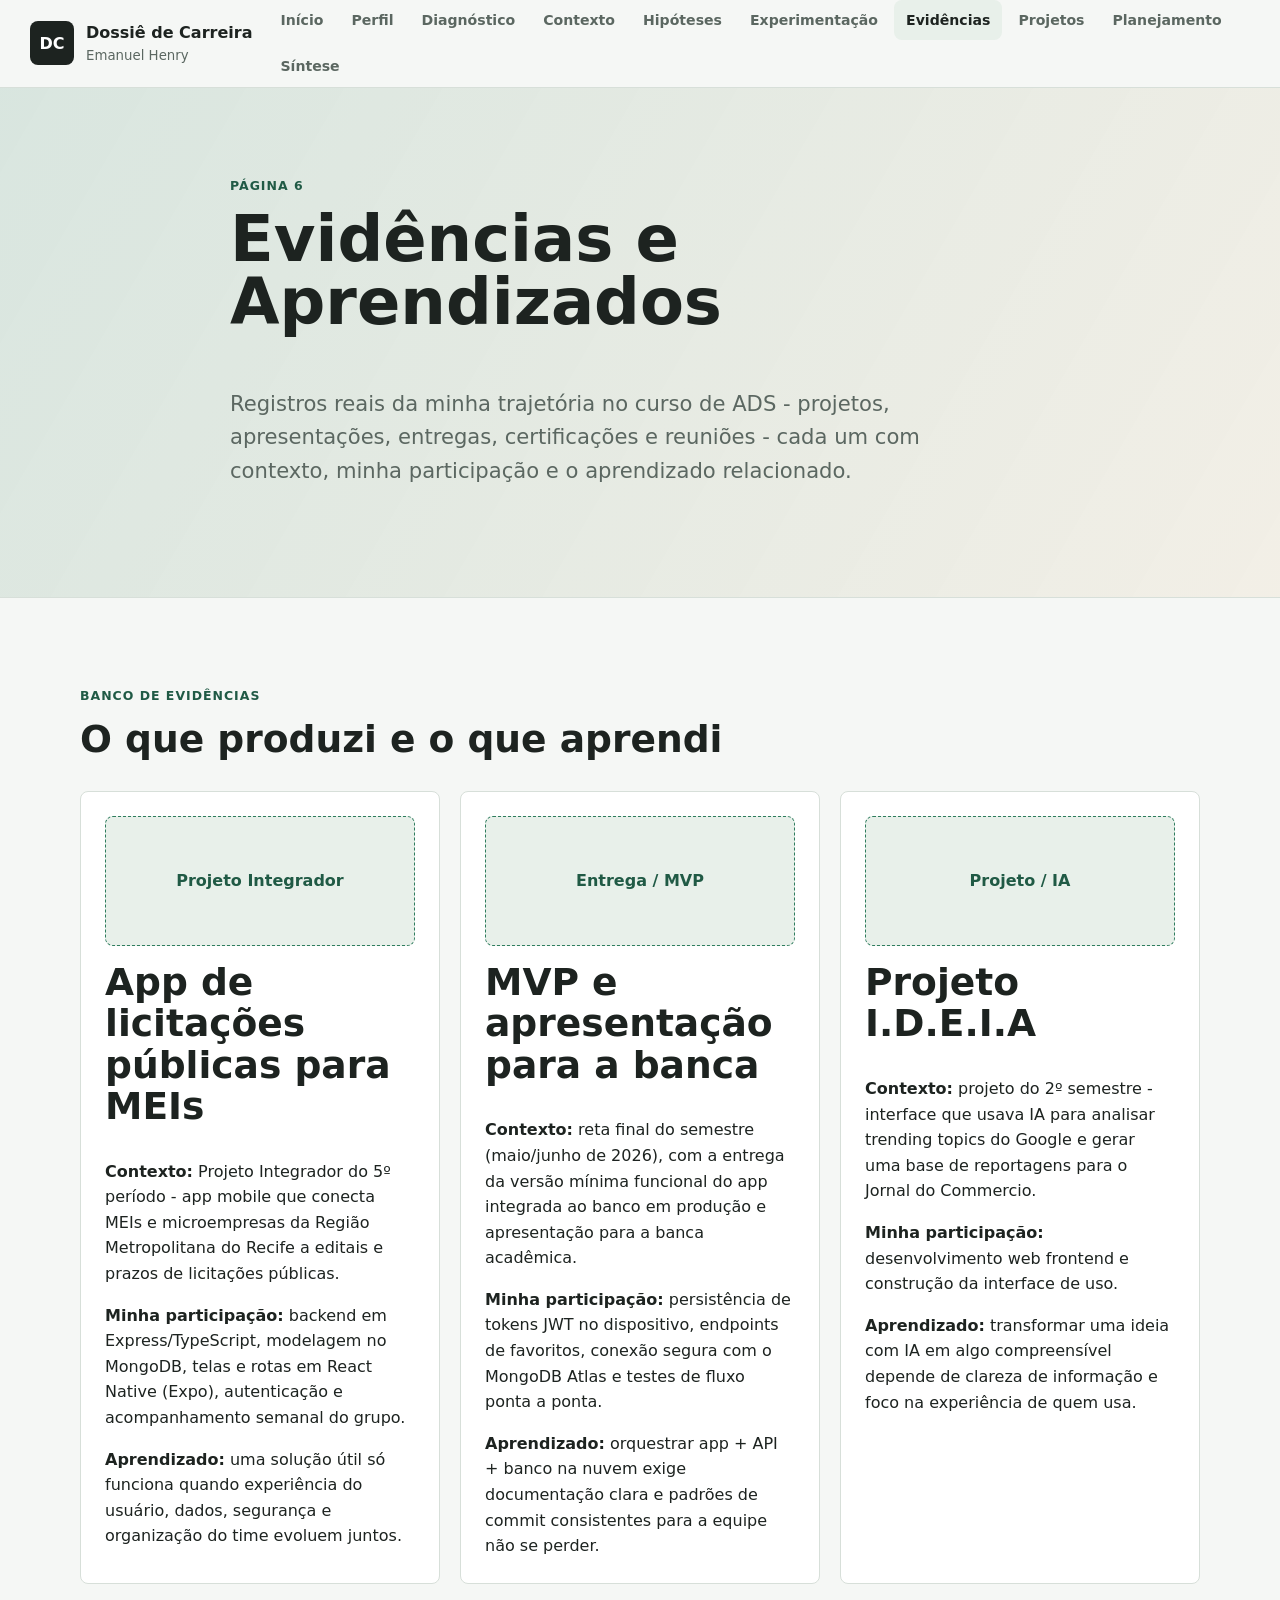
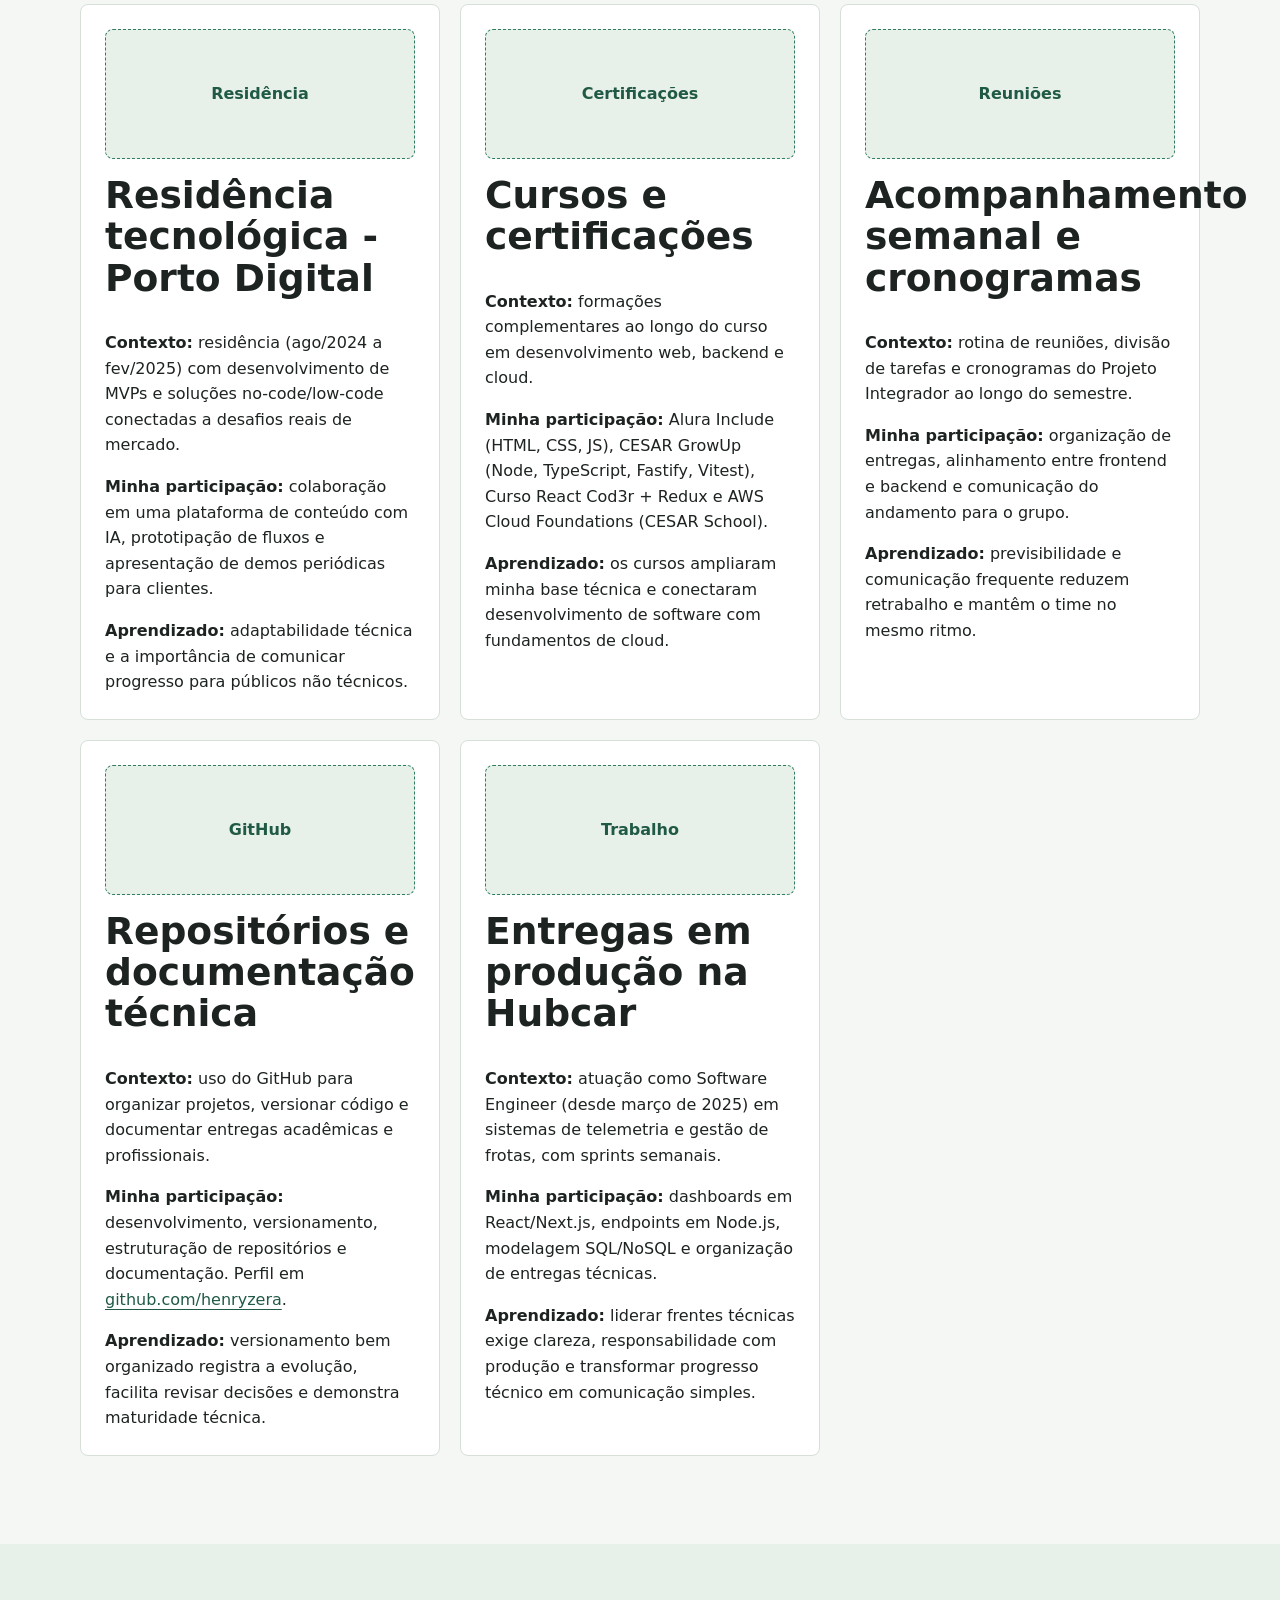
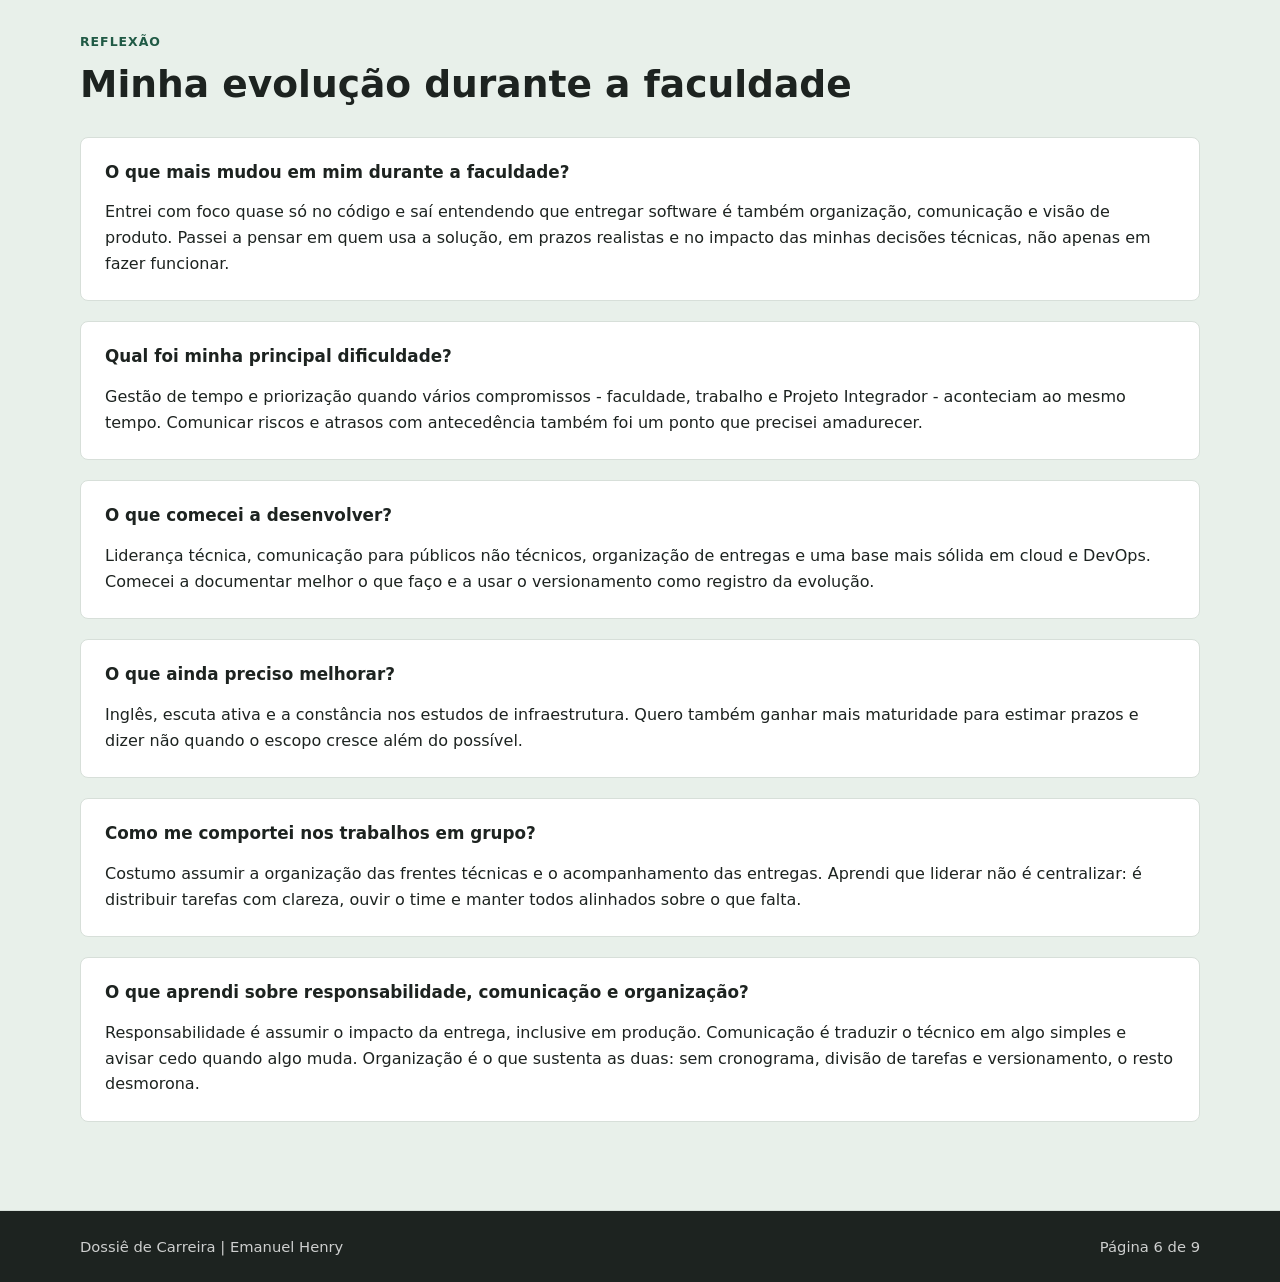
<file: evidencias-aprendizados.html>
<!doctype html>
<html lang="pt-BR">
  <head>
    <meta charset="utf-8">
    <meta name="viewport" content="width=device-width, initial-scale=1">
    <meta name="description" content="Banco de evidências, registros e aprendizados do dossiê de carreira.">
    <title>Evidências e Aprendizados | Dossiê de Carreira</title>
    <link rel="stylesheet" href="assets/styles.css">
  </head>
  <body>
    <a class="skip-link" href="#conteudo">Ir para o conteúdo</a>
    <header class="site-header">
      <div class="container header-inner">
        <a class="brand" href="index.html" aria-label="Página inicial">
          <span class="brand-mark">DC</span>
          <span><strong>Dossiê de Carreira</strong><small>Emanuel Henry</small></span>
        </a>
        <nav class="site-nav" aria-label="Navegação principal">
          <a href="index.html">Início</a>
          <a href="perfil-profissional.html">Perfil</a>
          <a href="diagnostico-profissional.html">Diagnóstico</a>
          <a href="contexto-empregabilidade.html">Contexto</a>
          <a href="hipoteses-desenvolvimento.html">Hipóteses</a>
          <a href="experimentacao-pratica.html">Experimentação</a>
          <a aria-current="page" href="evidencias-aprendizados.html">Evidências</a>
          <a href="projetos-percurso-academico.html">Projetos</a>
          <a href="planejamento-pos-faculdade.html">Planejamento</a>
          <a href="sintese-final.html">Síntese</a>
        </nav>
      </div>
    </header>

    <main id="conteudo">
      <section class="page-intro">
        <div class="container narrow">
          <p class="eyebrow">Página 6</p>
          <h1>Evidências e Aprendizados</h1>
          <p class="lead">
            Registros reais da minha trajetória no curso de ADS - projetos,
            apresentações, entregas, certificações e reuniões - cada um com
            contexto, minha participação e o aprendizado relacionado.
          </p>
        </div>
      </section>

      <section class="section">
        <div class="container">
          <div class="section-heading">
            <p class="section-kicker">Banco de evidências</p>
            <h2>O que produzi e o que aprendi</h2>
          </div>
          <div class="evidence-grid">
            <article class="evidence-card">
              <div class="evidence-thumb">Projeto Integrador</div>
              <h2>App de licitações públicas para MEIs</h2>
              <p><strong>Contexto:</strong> Projeto Integrador do 5º período - app mobile que conecta MEIs e microempresas da Região Metropolitana do Recife a editais e prazos de licitações públicas.</p>
              <p><strong>Minha participação:</strong> backend em Express/TypeScript, modelagem no MongoDB, telas e rotas em React Native (Expo), autenticação e acompanhamento semanal do grupo.</p>
              <p><strong>Aprendizado:</strong> uma solução útil só funciona quando experiência do usuário, dados, segurança e organização do time evoluem juntos.</p>
            </article>

            <article class="evidence-card">
              <div class="evidence-thumb">Entrega / MVP</div>
              <h2>MVP e apresentação para a banca</h2>
              <p><strong>Contexto:</strong> reta final do semestre (maio/junho de 2026), com a entrega da versão mínima funcional do app integrada ao banco em produção e apresentação para a banca acadêmica.</p>
              <p><strong>Minha participação:</strong> persistência de tokens JWT no dispositivo, endpoints de favoritos, conexão segura com o MongoDB Atlas e testes de fluxo ponta a ponta.</p>
              <p><strong>Aprendizado:</strong> orquestrar app + API + banco na nuvem exige documentação clara e padrões de commit consistentes para a equipe não se perder.</p>
            </article>

            <article class="evidence-card">
              <div class="evidence-thumb">Projeto / IA</div>
              <h2>Projeto I.D.E.I.A</h2>
              <p><strong>Contexto:</strong> projeto do 2º semestre - interface que usava IA para analisar trending topics do Google e gerar uma base de reportagens para o Jornal do Commercio.</p>
              <p><strong>Minha participação:</strong> desenvolvimento web frontend e construção da interface de uso.</p>
              <p><strong>Aprendizado:</strong> transformar uma ideia com IA em algo compreensível depende de clareza de informação e foco na experiência de quem usa.</p>
            </article>

            <article class="evidence-card">
              <div class="evidence-thumb">Residência</div>
              <h2>Residência tecnológica - Porto Digital</h2>
              <p><strong>Contexto:</strong> residência (ago/2024 a fev/2025) com desenvolvimento de MVPs e soluções no-code/low-code conectadas a desafios reais de mercado.</p>
              <p><strong>Minha participação:</strong> colaboração em uma plataforma de conteúdo com IA, prototipação de fluxos e apresentação de demos periódicas para clientes.</p>
              <p><strong>Aprendizado:</strong> adaptabilidade técnica e a importância de comunicar progresso para públicos não técnicos.</p>
            </article>

            <article class="evidence-card">
              <div class="evidence-thumb">Certificações</div>
              <h2>Cursos e certificações</h2>
              <p><strong>Contexto:</strong> formações complementares ao longo do curso em desenvolvimento web, backend e cloud.</p>
              <p><strong>Minha participação:</strong> Alura Include (HTML, CSS, JS), CESAR GrowUp (Node, TypeScript, Fastify, Vitest), Curso React Cod3r + Redux e AWS Cloud Foundations (CESAR School).</p>
              <p><strong>Aprendizado:</strong> os cursos ampliaram minha base técnica e conectaram desenvolvimento de software com fundamentos de cloud.</p>
            </article>

            <article class="evidence-card">
              <div class="evidence-thumb">Reuniões</div>
              <h2>Acompanhamento semanal e cronogramas</h2>
              <p><strong>Contexto:</strong> rotina de reuniões, divisão de tarefas e cronogramas do Projeto Integrador ao longo do semestre.</p>
              <p><strong>Minha participação:</strong> organização de entregas, alinhamento entre frontend e backend e comunicação do andamento para o grupo.</p>
              <p><strong>Aprendizado:</strong> previsibilidade e comunicação frequente reduzem retrabalho e mantêm o time no mesmo ritmo.</p>
            </article>

            <article class="evidence-card">
              <div class="evidence-thumb">GitHub</div>
              <h2>Repositórios e documentação técnica</h2>
              <p><strong>Contexto:</strong> uso do GitHub para organizar projetos, versionar código e documentar entregas acadêmicas e profissionais.</p>
              <p><strong>Minha participação:</strong> desenvolvimento, versionamento, estruturação de repositórios e documentação. Perfil em <a href="https://github.com/henryzera" target="_blank" rel="noreferrer">github.com/henryzera</a>.</p>
              <p><strong>Aprendizado:</strong> versionamento bem organizado registra a evolução, facilita revisar decisões e demonstra maturidade técnica.</p>
            </article>

            <article class="evidence-card">
              <div class="evidence-thumb">Trabalho</div>
              <h2>Entregas em produção na Hubcar</h2>
              <p><strong>Contexto:</strong> atuação como Software Engineer (desde março de 2025) em sistemas de telemetria e gestão de frotas, com sprints semanais.</p>
              <p><strong>Minha participação:</strong> dashboards em React/Next.js, endpoints em Node.js, modelagem SQL/NoSQL e organização de entregas técnicas.</p>
              <p><strong>Aprendizado:</strong> liderar frentes técnicas exige clareza, responsabilidade com produção e transformar progresso técnico em comunicação simples.</p>
            </article>
          </div>
        </div>
      </section>

      <section class="section alt">
        <div class="container">
          <div class="section-heading">
            <p class="section-kicker">Reflexão</p>
            <h2>Minha evolução durante a faculdade</h2>
          </div>
          <div class="stack">
            <article class="question-block">
              <h3>O que mais mudou em mim durante a faculdade?</h3>
              <p>
                Entrei com foco quase só no código e saí entendendo que entregar
                software é também organização, comunicação e visão de produto.
                Passei a pensar em quem usa a solução, em prazos realistas e no
                impacto das minhas decisões técnicas, não apenas em fazer
                funcionar.
              </p>
            </article>
            <article class="question-block">
              <h3>Qual foi minha principal dificuldade?</h3>
              <p>
                Gestão de tempo e priorização quando vários compromissos -
                faculdade, trabalho e Projeto Integrador - aconteciam ao mesmo
                tempo. Comunicar riscos e atrasos com antecedência também foi um
                ponto que precisei amadurecer.
              </p>
            </article>
            <article class="question-block">
              <h3>O que comecei a desenvolver?</h3>
              <p>
                Liderança técnica, comunicação para públicos não técnicos,
                organização de entregas e uma base mais sólida em cloud e DevOps.
                Comecei a documentar melhor o que faço e a usar o versionamento
                como registro da evolução.
              </p>
            </article>
            <article class="question-block">
              <h3>O que ainda preciso melhorar?</h3>
              <p>
                Inglês, escuta ativa e a constância nos estudos de
                infraestrutura. Quero também ganhar mais maturidade para estimar
                prazos e dizer não quando o escopo cresce além do possível.
              </p>
            </article>
            <article class="question-block">
              <h3>Como me comportei nos trabalhos em grupo?</h3>
              <p>
                Costumo assumir a organização das frentes técnicas e o
                acompanhamento das entregas. Aprendi que liderar não é centralizar:
                é distribuir tarefas com clareza, ouvir o time e manter todos
                alinhados sobre o que falta.
              </p>
            </article>
            <article class="question-block">
              <h3>O que aprendi sobre responsabilidade, comunicação e organização?</h3>
              <p>
                Responsabilidade é assumir o impacto da entrega, inclusive em
                produção. Comunicação é traduzir o técnico em algo simples e
                avisar cedo quando algo muda. Organização é o que sustenta as
                duas: sem cronograma, divisão de tarefas e versionamento, o resto
                desmorona.
              </p>
            </article>
          </div>
        </div>
      </section>
    </main>

    <footer class="site-footer">
      <div class="container footer-inner">
        <span>Dossiê de Carreira | Emanuel Henry</span>
        <span>Página 6 de 9</span>
      </div>
    </footer>
  </body>
</html>
</file>
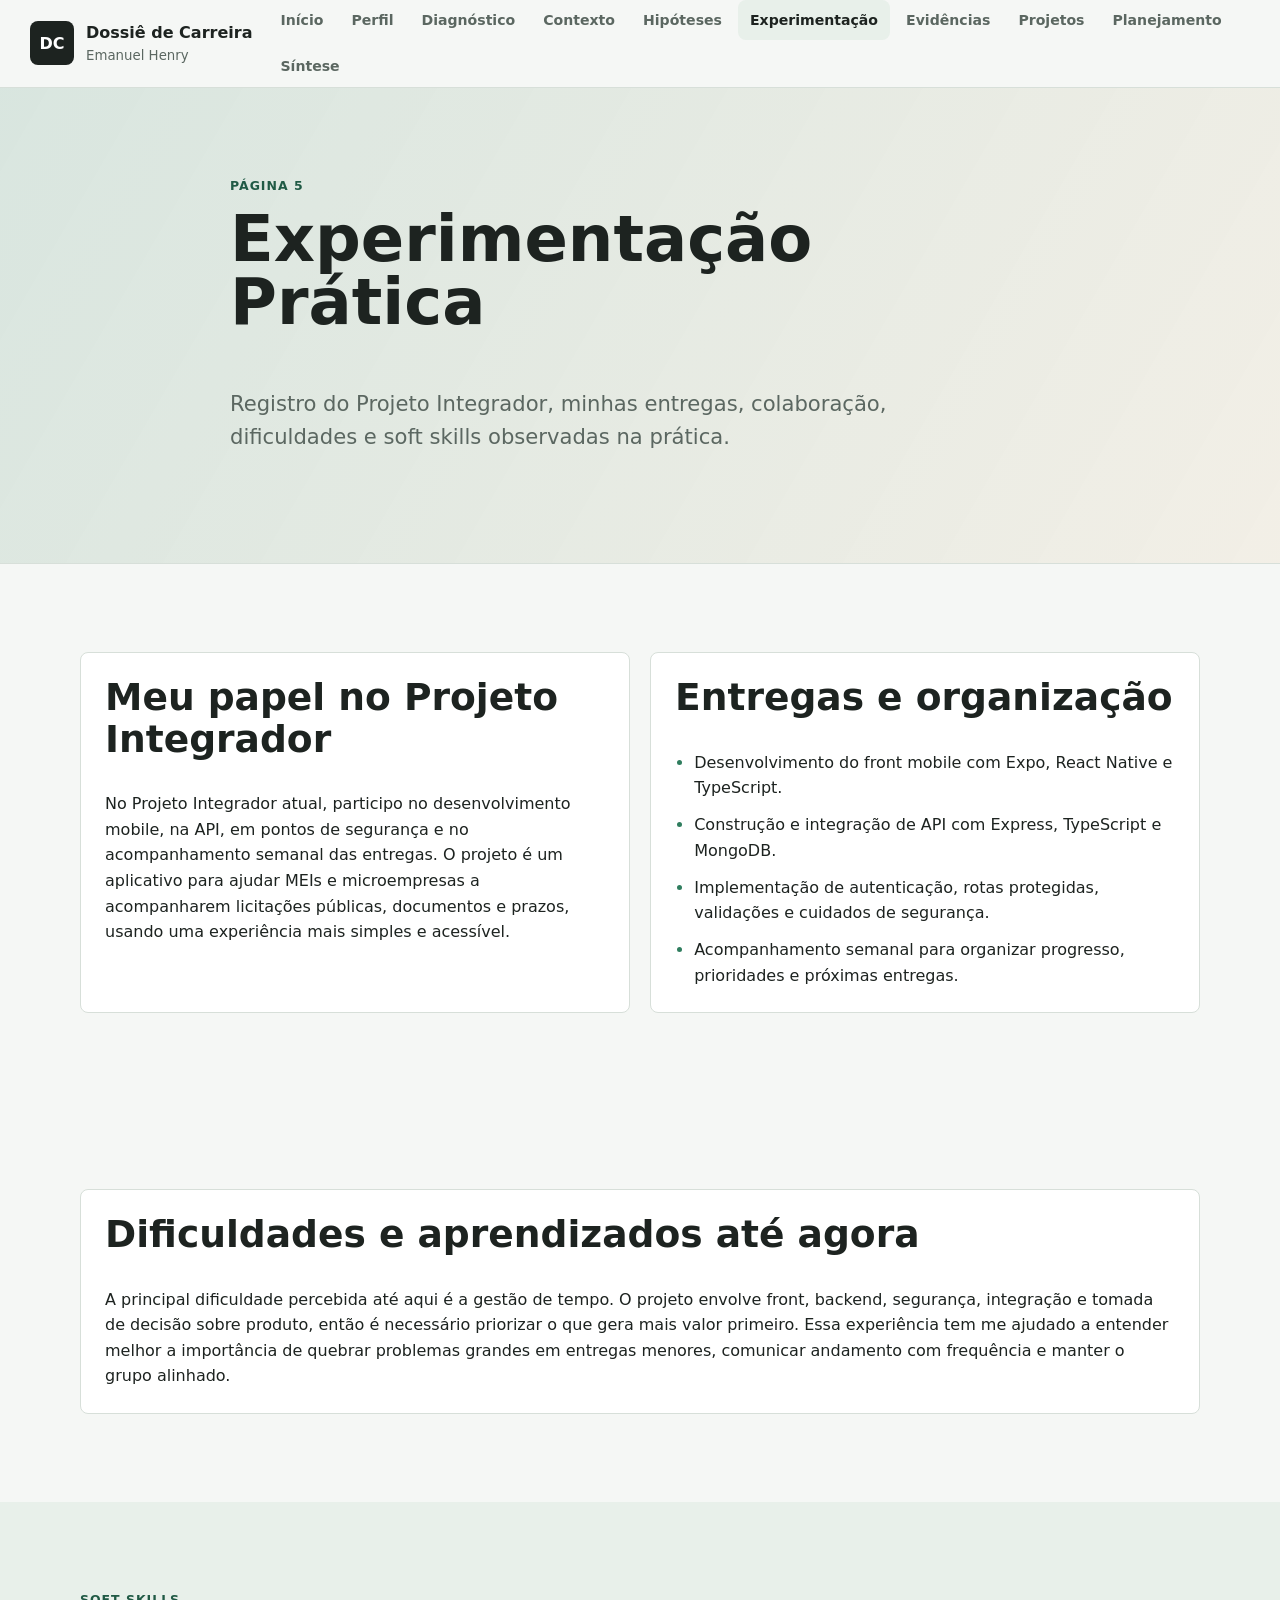
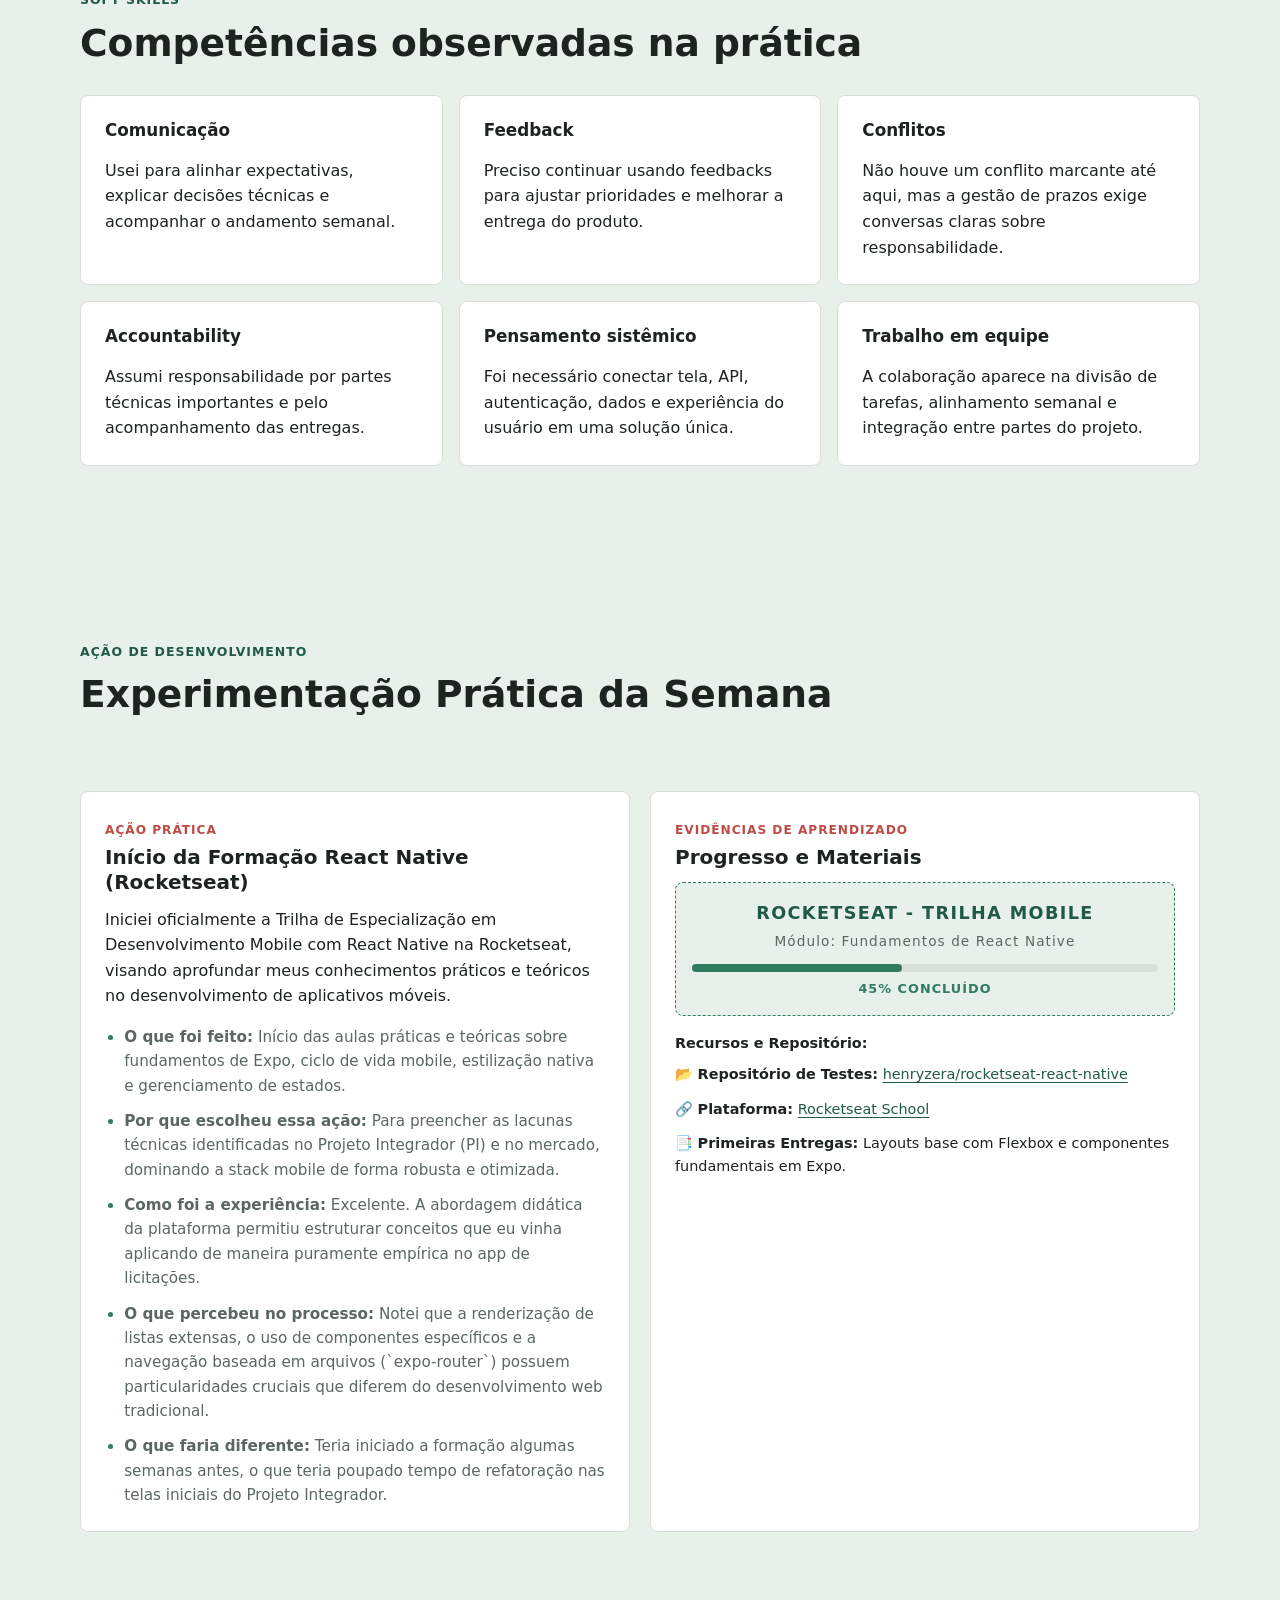
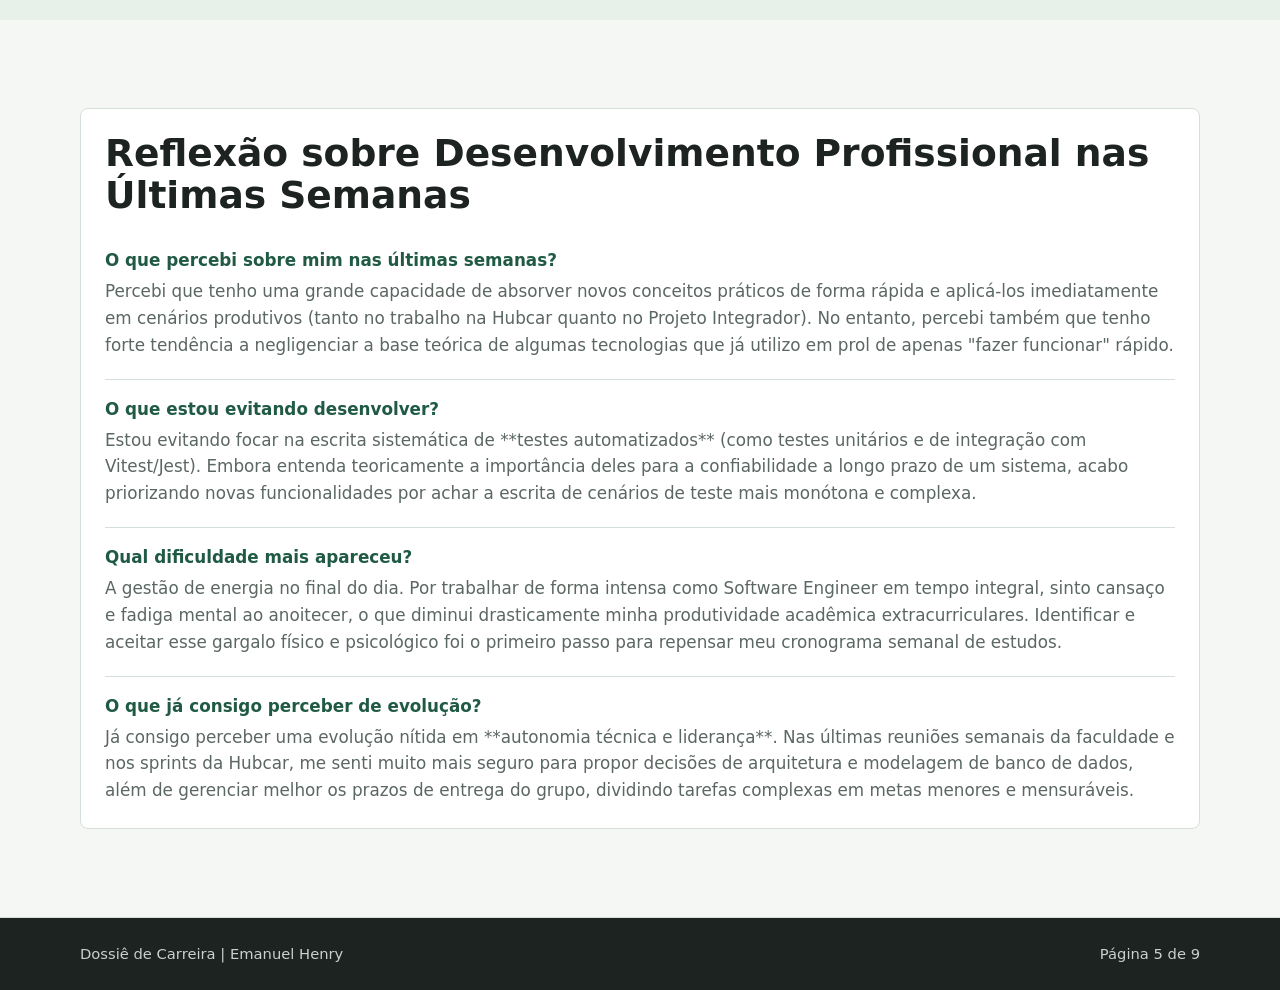
<file: experimentacao-pratica.html>
<!doctype html>
<html lang="pt-BR">
  <head>
    <meta charset="utf-8">
    <meta name="viewport" content="width=device-width, initial-scale=1">
    <meta name="description" content="Registro de experimentação prática no projeto integrador e soft skills.">
    <title>Experimentação Prática | Dossiê de Carreira</title>
    <link rel="stylesheet" href="assets/styles.css">
  </head>
  <body>
    <a class="skip-link" href="#conteudo">Ir para o conteúdo</a>
    <header class="site-header">
      <div class="container header-inner">
        <a class="brand" href="index.html" aria-label="Página inicial">
          <span class="brand-mark">DC</span>
          <span><strong>Dossiê de Carreira</strong><small>Emanuel Henry</small></span>
        </a>
        <nav class="site-nav" aria-label="Navegação principal">
          <a href="index.html">Início</a>
          <a href="perfil-profissional.html">Perfil</a>
          <a href="diagnostico-profissional.html">Diagnóstico</a>
          <a href="contexto-empregabilidade.html">Contexto</a>
          <a href="hipoteses-desenvolvimento.html">Hipóteses</a>
          <a aria-current="page" href="experimentacao-pratica.html">Experimentação</a>
          <a href="evidencias-aprendizados.html">Evidências</a>
          <a href="projetos-percurso-academico.html">Projetos</a>
          <a href="planejamento-pos-faculdade.html">Planejamento</a>
          <a href="sintese-final.html">Síntese</a>
        </nav>
      </div>
    </header>

    <main id="conteudo">
      <section class="page-intro">
        <div class="container narrow">
          <p class="eyebrow">Página 5</p>
          <h1>Experimentação Prática</h1>
          <p class="lead">
            Registro do Projeto Integrador, minhas entregas, colaboração,
            dificuldades e soft skills observadas na prática.
          </p>
        </div>
      </section>

      <section class="section">
        <div class="container two-columns">
          <article class="content-block">
            <h2>Meu papel no Projeto Integrador</h2>
            <p>
              No Projeto Integrador atual, participo no desenvolvimento mobile,
              na API, em pontos de segurança e no acompanhamento semanal das
              entregas. O projeto é um aplicativo para ajudar MEIs e
              microempresas a acompanharem licitações públicas, documentos e
              prazos, usando uma experiência mais simples e acessível.
            </p>
          </article>

          <article class="content-block">
            <h2>Entregas e organização</h2>
            <ul class="check-list">
              <li>Desenvolvimento do front mobile com Expo, React Native e TypeScript.</li>
              <li>Construção e integração de API com Express, TypeScript e MongoDB.</li>
              <li>Implementação de autenticação, rotas protegidas, validações e cuidados de segurança.</li>
              <li>Acompanhamento semanal para organizar progresso, prioridades e próximas entregas.</li>
            </ul>
          </article>
        </div>
      </section>

      <section class="section">
        <div class="container content-block">
          <h2>Dificuldades e aprendizados até agora</h2>
          <p>
            A principal dificuldade percebida até aqui é a gestão de tempo. O
            projeto envolve front, backend, segurança, integração e tomada de
            decisão sobre produto, então é necessário priorizar o que gera mais
            valor primeiro. Essa experiência tem me ajudado a entender melhor a
            importância de quebrar problemas grandes em entregas menores,
            comunicar andamento com frequência e manter o grupo alinhado.
          </p>
        </div>
      </section>

      <section class="section alt">
        <div class="container">
          <div class="section-heading">
            <p class="section-kicker">Soft skills</p>
            <h2>Competências observadas na prática</h2>
          </div>
          <div class="soft-grid">
            <article><h3>Comunicação</h3><p>Usei para alinhar expectativas, explicar decisões técnicas e acompanhar o andamento semanal.</p></article>
            <article><h3>Feedback</h3><p>Preciso continuar usando feedbacks para ajustar prioridades e melhorar a entrega do produto.</p></article>
            <article><h3>Conflitos</h3><p>Não houve um conflito marcante até aqui, mas a gestão de prazos exige conversas claras sobre responsabilidade.</p></article>
            <article><h3>Accountability</h3><p>Assumi responsabilidade por partes técnicas importantes e pelo acompanhamento das entregas.</p></article>
            <article><h3>Pensamento sistêmico</h3><p>Foi necessário conectar tela, API, autenticação, dados e experiência do usuário em uma solução única.</p></article>
            <article><h3>Trabalho em equipe</h3><p>A colaboração aparece na divisão de tarefas, alinhamento semanal e integração entre partes do projeto.</p></article>
          </div>
        </div>
      </section>

      <section class="section alt">
        <div class="container stack">
          <div class="section-heading">
            <p class="section-kicker">Ação de Desenvolvimento</p>
            <h2>Experimentação Prática da Semana</h2>
          </div>

          <div class="comparison">
            <article class="content-block">
              <span style="color: var(--red); font-size: 0.76rem; font-weight: 900; letter-spacing: 0.08em; text-transform: uppercase;">Ação Prática</span>
              <h3 style="font-size: 1.25rem; margin-top: 0.2rem; margin-bottom: 0.75rem;">Início da Formação React Native (Rocketseat)</h3>
              <p>Iniciei oficialmente a Trilha de Especialização em Desenvolvimento Mobile com React Native na Rocketseat, visando aprofundar meus conhecimentos práticos e teóricos no desenvolvimento de aplicativos móveis.</p>
              
              <ul class="check-list" style="margin-top: 1rem; font-size: 0.95rem; color: var(--muted); padding-left: 1.2rem;">
                <li><strong>O que foi feito:</strong> Início das aulas práticas e teóricas sobre fundamentos de Expo, ciclo de vida mobile, estilização nativa e gerenciamento de estados.</li>
                <li><strong>Por que escolheu essa ação:</strong> Para preencher as lacunas técnicas identificadas no Projeto Integrador (PI) e no mercado, dominando a stack mobile de forma robusta e otimizada.</li>
                <li><strong>Como foi a experiência:</strong> Excelente. A abordagem didática da plataforma permitiu estruturar conceitos que eu vinha aplicando de maneira puramente empírica no app de licitações.</li>
                <li><strong>O que percebeu no processo:</strong> Notei que a renderização de listas extensas, o uso de componentes específicos e a navegação baseada em arquivos (`expo-router`) possuem particularidades cruciais que diferem do desenvolvimento web tradicional.</li>
                <li><strong>O que faria diferente:</strong> Teria iniciado a formação algumas semanas antes, o que teria poupado tempo de refatoração nas telas iniciais do Projeto Integrador.</li>
              </ul>
            </article>

            <article class="content-block">
              <span style="color: var(--red); font-size: 0.76rem; font-weight: 900; letter-spacing: 0.08em; text-transform: uppercase;">Evidências de Aprendizado</span>
              <h3 style="font-size: 1.25rem; margin-top: 0.2rem; margin-bottom: 0.75rem;">Progresso e Materiais</h3>
              
              <div class="evidence-thumb" style="min-height: 120px; font-size: 1rem; padding: 1rem; text-align: center; margin-bottom: 1rem;">
                <span style="color: var(--green-dark); font-weight: 800; display: block; font-size: 1.1rem; margin-bottom: 0.25rem;">Rocketseat - Trilha Mobile</span>
                <span style="color: var(--muted); font-size: 0.85rem; font-weight: normal; text-transform: none;">Módulo: Fundamentos de React Native</span>
                <div style="background: var(--line); height: 8px; border-radius: 4px; margin-top: 0.75rem; position: relative; width: 100%;">
                  <div style="background: var(--green); height: 100%; border-radius: 4px; width: 45%;"></div>
                </div>
                <span style="font-size: 0.8rem; color: var(--green); font-weight: 800; display: block; margin-top: 0.4rem;">45% Concluído</span>
              </div>

              <div style="display: grid; gap: 0.5rem; font-size: 0.9rem;">
                <strong>Recursos e Repositório:</strong>
                <ul class="link-list" style="padding-left: 0; list-style: none;">
                  <li>📂 <strong>Repositório de Testes:</strong> <a href="https://github.com/henryzera/rocketseat-react-native" target="_blank" rel="noreferrer">henryzera/rocketseat-react-native</a></li>
                  <li>🔗 <strong>Plataforma:</strong> <a href="https://rocketseat.com.br" target="_blank" rel="noreferrer">Rocketseat School</a></li>
                  <li>📑 <strong>Primeiras Entregas:</strong> Layouts base com Flexbox e componentes fundamentais em Expo.</li>
                </ul>
              </div>
            </article>
          </div>
        </div>
      </section>

      <section class="section">
        <div class="container content-block">
          <h2>Reflexão sobre Desenvolvimento Profissional nas Últimas Semanas</h2>
          <div class="prose" style="display: grid; gap: 1.25rem; font-size: 1.05rem; margin-top: 1rem;">
            <div>
              <strong style="color: var(--green-dark); display: block; margin-bottom: 0.25rem;">O que percebi sobre mim nas últimas semanas?</strong>
              <p style="margin: 0; color: var(--muted);">
                Percebi que tenho uma grande capacidade de absorver novos conceitos práticos de forma rápida e aplicá-los imediatamente em cenários produtivos (tanto no trabalho na Hubcar quanto no Projeto Integrador). No entanto, percebi também que tenho forte tendência a negligenciar a base teórica de algumas tecnologias que já utilizo em prol de apenas "fazer funcionar" rápido.
              </p>
            </div>
            <div style="border-top: 1px solid var(--line); padding-top: 1rem;">
              <strong style="color: var(--green-dark); display: block; margin-bottom: 0.25rem;">O que estou evitando desenvolver?</strong>
              <p style="margin: 0; color: var(--muted);">
                Estou evitando focar na escrita sistemática de **testes automatizados** (como testes unitários e de integração com Vitest/Jest). Embora entenda teoricamente a importância deles para a confiabilidade a longo prazo de um sistema, acabo priorizando novas funcionalidades por achar a escrita de cenários de teste mais monótona e complexa.
              </p>
            </div>
            <div style="border-top: 1px solid var(--line); padding-top: 1rem;">
              <strong style="color: var(--green-dark); display: block; margin-bottom: 0.25rem;">Qual dificuldade mais apareceu?</strong>
              <p style="margin: 0; color: var(--muted);">
                A gestão de energia no final do dia. Por trabalhar de forma intensa como Software Engineer em tempo integral, sinto cansaço e fadiga mental ao anoitecer, o que diminui drasticamente minha produtividade acadêmica extracurriculares. Identificar e aceitar esse gargalo físico e psicológico foi o primeiro passo para repensar meu cronograma semanal de estudos.
              </p>
            </div>
            <div style="border-top: 1px solid var(--line); padding-top: 1rem;">
              <strong style="color: var(--green-dark); display: block; margin-bottom: 0.25rem;">O que já consigo perceber de evolução?</strong>
              <p style="margin: 0; color: var(--muted);">
                Já consigo perceber uma evolução nítida em **autonomia técnica e liderança**. Nas últimas reuniões semanais da faculdade e nos sprints da Hubcar, me senti muito mais seguro para propor decisões de arquitetura e modelagem de banco de dados, além de gerenciar melhor os prazos de entrega do grupo, dividindo tarefas complexas em metas menores e mensuráveis.
              </p>
            </div>
          </div>
        </div>
      </section>
    </main>

    <footer class="site-footer">
      <div class="container footer-inner">
        <span>Dossiê de Carreira | Emanuel Henry</span>
        <span>Página 5 de 9</span>
      </div>
    </footer>
  </body>
</html>
</file>
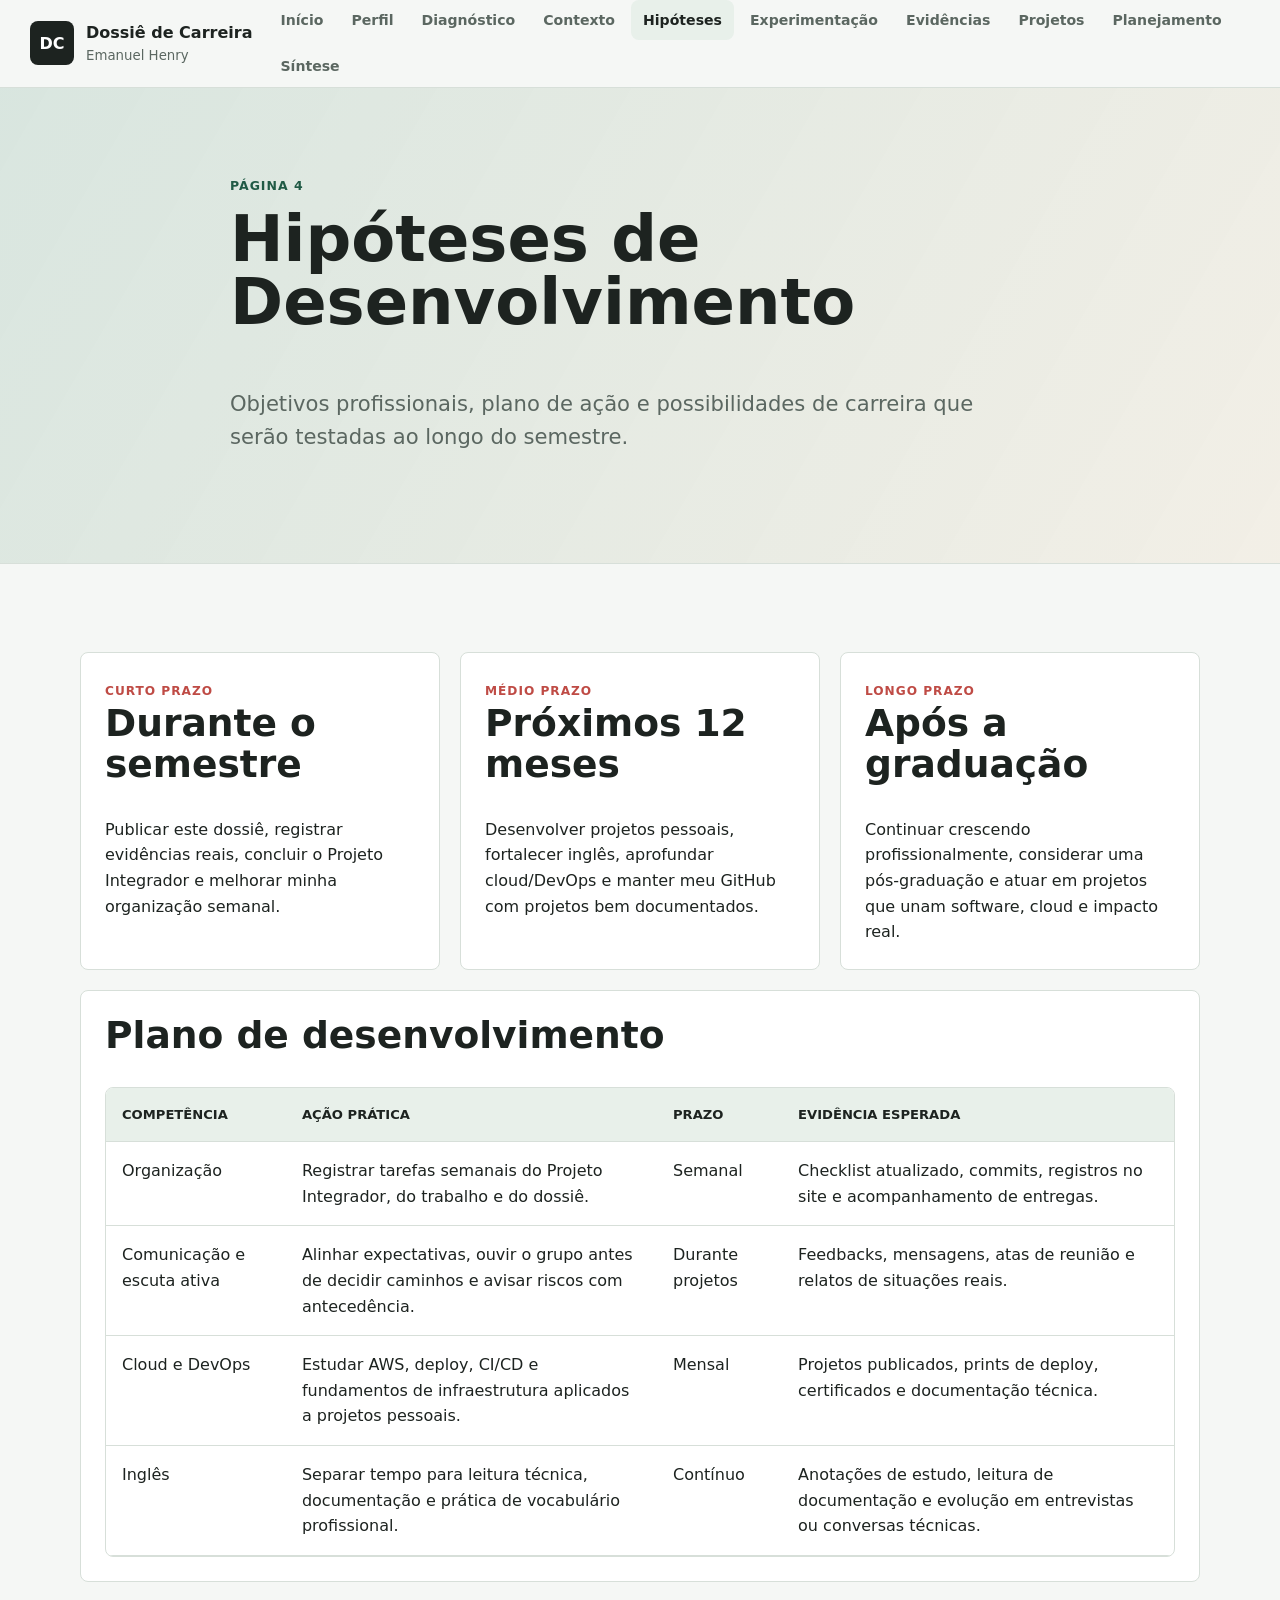
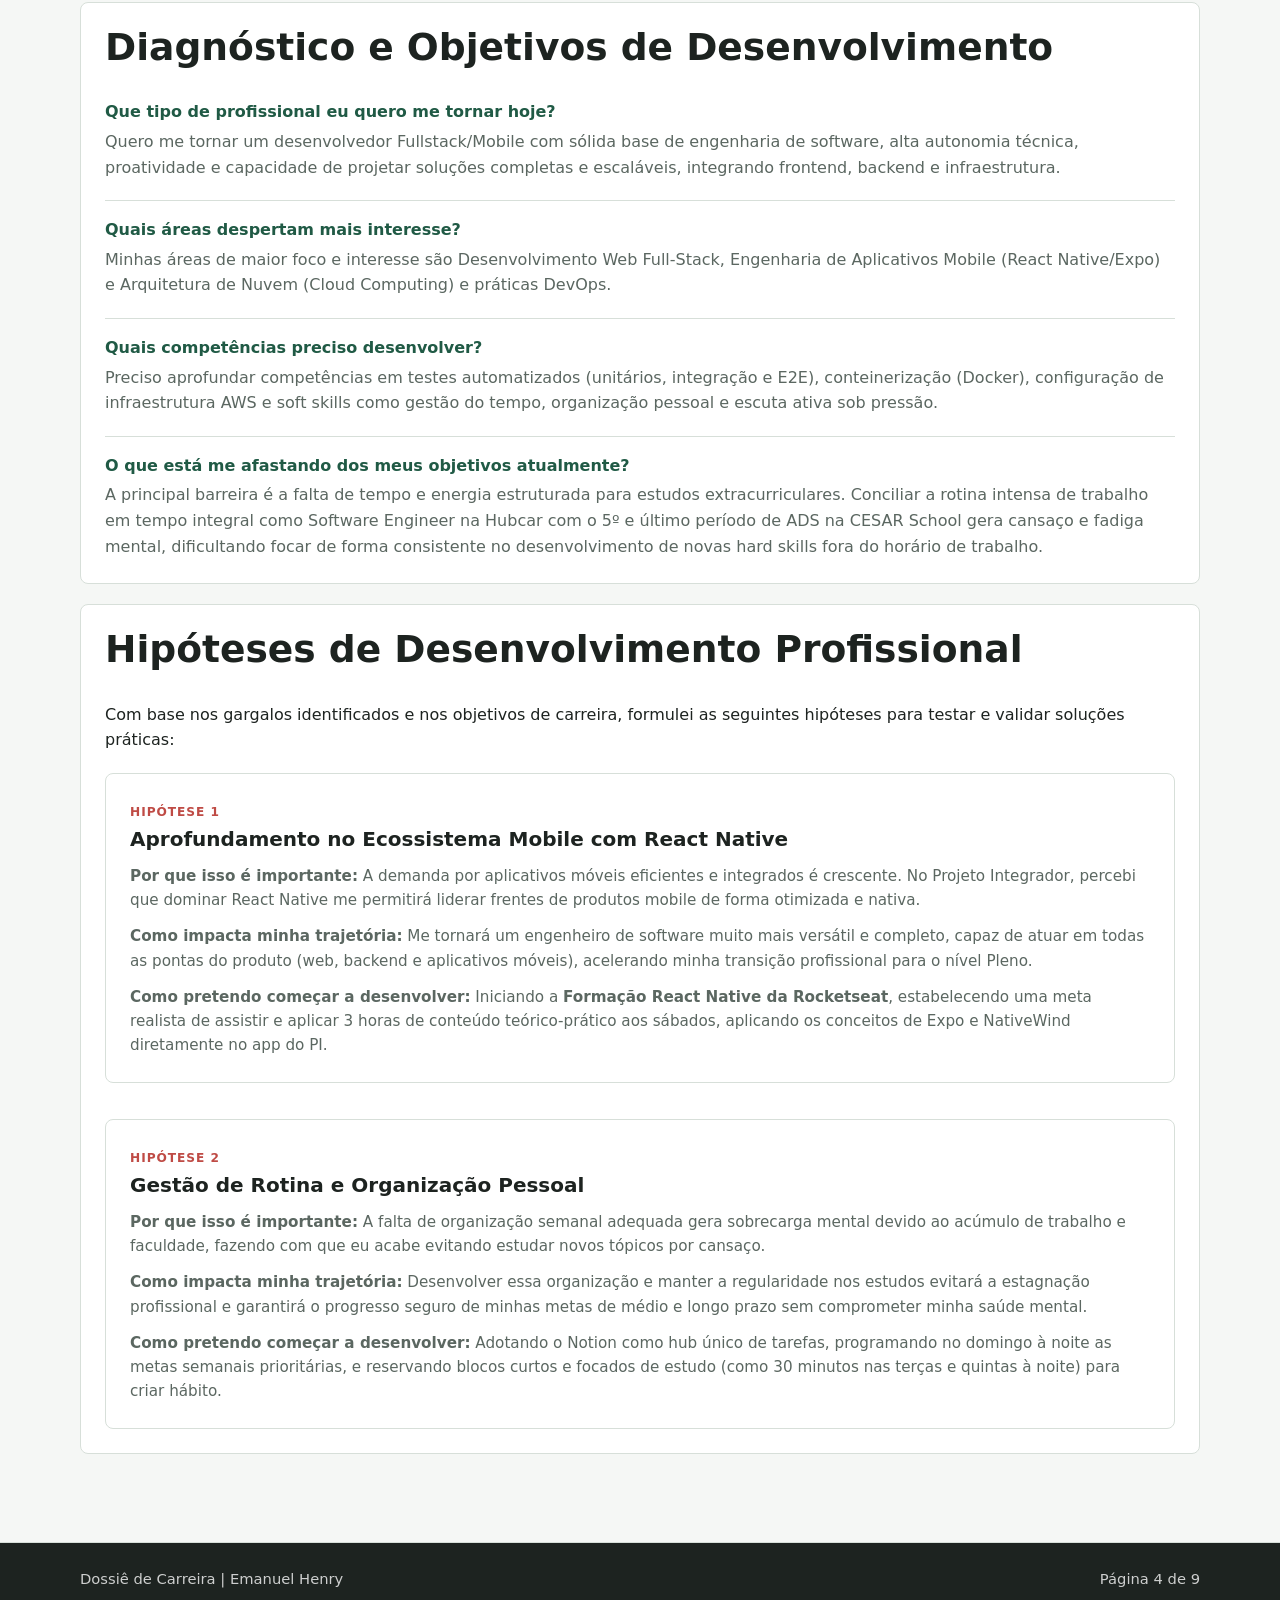
<file: hipoteses-desenvolvimento.html>
<!doctype html>
<html lang="pt-BR">
  <head>
    <meta charset="utf-8">
    <meta name="viewport" content="width=device-width, initial-scale=1">
    <meta name="description" content="Hipóteses de desenvolvimento com metas de curto, médio e longo prazo.">
    <title>Hipóteses de Desenvolvimento | Dossiê de Carreira</title>
    <link rel="stylesheet" href="assets/styles.css">
  </head>
  <body>
    <a class="skip-link" href="#conteudo">Ir para o conteúdo</a>
    <header class="site-header">
      <div class="container header-inner">
        <a class="brand" href="index.html" aria-label="Página inicial">
          <span class="brand-mark">DC</span>
          <span><strong>Dossiê de Carreira</strong><small>Emanuel Henry</small></span>
        </a>
        <nav class="site-nav" aria-label="Navegação principal">
          <a href="index.html">Início</a>
          <a href="perfil-profissional.html">Perfil</a>
          <a href="diagnostico-profissional.html">Diagnóstico</a>
          <a href="contexto-empregabilidade.html">Contexto</a>
          <a aria-current="page" href="hipoteses-desenvolvimento.html">Hipóteses</a>
          <a href="experimentacao-pratica.html">Experimentação</a>
          <a href="evidencias-aprendizados.html">Evidências</a>
          <a href="projetos-percurso-academico.html">Projetos</a>
          <a href="planejamento-pos-faculdade.html">Planejamento</a>
          <a href="sintese-final.html">Síntese</a>
        </nav>
      </div>
    </header>

    <main id="conteudo">
      <section class="page-intro">
        <div class="container narrow">
          <p class="eyebrow">Página 4</p>
          <h1>Hipóteses de Desenvolvimento</h1>
          <p class="lead">
            Objetivos profissionais, plano de ação e possibilidades de carreira
            que serão testadas ao longo do semestre.
          </p>
        </div>
      </section>

      <section class="section">
        <div class="container stack">
          <div class="milestone-grid">
            <article class="milestone">
              <span>Curto prazo</span>
              <h2>Durante o semestre</h2>
              <p>Publicar este dossiê, registrar evidências reais, concluir o Projeto Integrador e melhorar minha organização semanal.</p>
            </article>
            <article class="milestone">
              <span>Médio prazo</span>
              <h2>Próximos 12 meses</h2>
              <p>Desenvolver projetos pessoais, fortalecer inglês, aprofundar cloud/DevOps e manter meu GitHub com projetos bem documentados.</p>
            </article>
            <article class="milestone">
              <span>Longo prazo</span>
              <h2>Após a graduação</h2>
              <p>Continuar crescendo profissionalmente, considerar uma pós-graduação e atuar em projetos que unam software, cloud e impacto real.</p>
            </article>
          </div>

          <section class="content-block">
            <h2>Plano de desenvolvimento</h2>
            <div class="table-wrap">
              <table>
                <thead>
                  <tr>
                    <th>Competência</th>
                    <th>Ação prática</th>
                    <th>Prazo</th>
                    <th>Evidência esperada</th>
                  </tr>
                </thead>
                <tbody>
                  <tr>
                    <td>Organização</td>
                    <td>Registrar tarefas semanais do Projeto Integrador, do trabalho e do dossiê.</td>
                    <td>Semanal</td>
                    <td>Checklist atualizado, commits, registros no site e acompanhamento de entregas.</td>
                  </tr>
                  <tr>
                    <td>Comunicação e escuta ativa</td>
                    <td>Alinhar expectativas, ouvir o grupo antes de decidir caminhos e avisar riscos com antecedência.</td>
                    <td>Durante projetos</td>
                    <td>Feedbacks, mensagens, atas de reunião e relatos de situações reais.</td>
                  </tr>
                  <tr>
                    <td>Cloud e DevOps</td>
                    <td>Estudar AWS, deploy, CI/CD e fundamentos de infraestrutura aplicados a projetos pessoais.</td>
                    <td>Mensal</td>
                    <td>Projetos publicados, prints de deploy, certificados e documentação técnica.</td>
                  </tr>
                  <tr>
                    <td>Inglês</td>
                    <td>Separar tempo para leitura técnica, documentação e prática de vocabulário profissional.</td>
                    <td>Contínuo</td>
                    <td>Anotações de estudo, leitura de documentação e evolução em entrevistas ou conversas técnicas.</td>
                  </tr>
                </tbody>
              </table>
            </div>
          </section>

          <section class="content-block">
            <h2>Diagnóstico e Objetivos de Desenvolvimento</h2>
            <div class="prose" style="display: grid; gap: 1.25rem; font-size: 1rem; margin-top: 1rem;">
              <div>
                <strong style="color: var(--green-dark); display: block; margin-bottom: 0.25rem;">Que tipo de profissional eu quero me tornar hoje?</strong>
                <p style="margin: 0; color: var(--muted);">
                  Quero me tornar um desenvolvedor Fullstack/Mobile com sólida base de engenharia de software, alta autonomia técnica, proatividade e capacidade de projetar soluções completas e escaláveis, integrando frontend, backend e infraestrutura.
                </p>
              </div>
              <div style="border-top: 1px solid var(--line); padding-top: 1rem;">
                <strong style="color: var(--green-dark); display: block; margin-bottom: 0.25rem;">Quais áreas despertam mais interesse?</strong>
                <p style="margin: 0; color: var(--muted);">
                  Minhas áreas de maior foco e interesse são Desenvolvimento Web Full-Stack, Engenharia de Aplicativos Mobile (React Native/Expo) e Arquitetura de Nuvem (Cloud Computing) e práticas DevOps.
                </p>
              </div>
              <div style="border-top: 1px solid var(--line); padding-top: 1rem;">
                <strong style="color: var(--green-dark); display: block; margin-bottom: 0.25rem;">Quais competências preciso desenvolver?</strong>
                <p style="margin: 0; color: var(--muted);">
                  Preciso aprofundar competências em testes automatizados (unitários, integração e E2E), conteinerização (Docker), configuração de infraestrutura AWS e soft skills como gestão do tempo, organização pessoal e escuta ativa sob pressão.
                </p>
              </div>
              <div style="border-top: 1px solid var(--line); padding-top: 1rem;">
                <strong style="color: var(--green-dark); display: block; margin-bottom: 0.25rem;">O que está me afastando dos meus objetivos atualmente?</strong>
                <p style="margin: 0; color: var(--muted);">
                  A principal barreira é a falta de tempo e energia estruturada para estudos extracurriculares. Conciliar a rotina intensa de trabalho em tempo integral como Software Engineer na Hubcar com o 5º e último período de ADS na CESAR School gera cansaço e fadiga mental, dificultando focar de forma consistente no desenvolvimento de novas hard skills fora do horário de trabalho.
                </p>
              </div>
            </div>
          </section>

          <section class="content-block">
            <h2>Hipóteses de Desenvolvimento Profissional</h2>
            <p style="margin-bottom: 1.25rem;">Com base nos gargalos identificados e nos objetivos de carreira, formulei as seguintes hipóteses para testar e validar soluções práticas:</p>

            <div class="stack" style="gap: 1.25rem;">
              <article class="project-entry">
                <span style="color: var(--red); font-size: 0.76rem; font-weight: 900; letter-spacing: 0.08em; text-transform: uppercase;">Hipótese 1</span>
                <h3 style="font-size: 1.25rem; margin-top: 0.2rem; margin-bottom: 0.75rem;">Aprofundamento no Ecossistema Mobile com React Native</h3>
                <div style="display: grid; gap: 0.75rem; font-size: 0.95rem; color: var(--muted);">
                  <p style="margin: 0;"><strong>Por que isso é importante:</strong> A demanda por aplicativos móveis eficientes e integrados é crescente. No Projeto Integrador, percebi que dominar React Native me permitirá liderar frentes de produtos mobile de forma otimizada e nativa.</p>
                  <p style="margin: 0;"><strong>Como impacta minha trajetória:</strong> Me tornará um engenheiro de software muito mais versátil e completo, capaz de atuar em todas as pontas do produto (web, backend e aplicativos móveis), acelerando minha transição profissional para o nível Pleno.</p>
                  <p style="margin: 0;"><strong>Como pretendo começar a desenvolver:</strong> Iniciando a <strong>Formação React Native da Rocketseat</strong>, estabelecendo uma meta realista de assistir e aplicar 3 horas de conteúdo teórico-prático aos sábados, aplicando os conceitos de Expo e NativeWind diretamente no app do PI.</p>
                </div>
              </article>

              <article class="project-entry">
                <span style="color: var(--red); font-size: 0.76rem; font-weight: 900; letter-spacing: 0.08em; text-transform: uppercase;">Hipótese 2</span>
                <h3 style="font-size: 1.25rem; margin-top: 0.2rem; margin-bottom: 0.75rem;">Gestão de Rotina e Organização Pessoal</h3>
                <div style="display: grid; gap: 0.75rem; font-size: 0.95rem; color: var(--muted);">
                  <p style="margin: 0;"><strong>Por que isso é importante:</strong> A falta de organização semanal adequada gera sobrecarga mental devido ao acúmulo de trabalho e faculdade, fazendo com que eu acabe evitando estudar novos tópicos por cansaço.</p>
                  <p style="margin: 0;"><strong>Como impacta minha trajetória:</strong> Desenvolver essa organização e manter a regularidade nos estudos evitará a estagnação profissional e garantirá o progresso seguro de minhas metas de médio e longo prazo sem comprometer minha saúde mental.</p>
                  <p style="margin: 0;"><strong>Como pretendo começar a desenvolver:</strong> Adotando o Notion como hub único de tarefas, programando no domingo à noite as metas semanais prioritárias, e reservando blocos curtos e focados de estudo (como 30 minutos nas terças e quintas à noite) para criar hábito.</p>
                </div>
              </article>
            </div>
          </section>
        </div>
      </section>
    </main>

    <footer class="site-footer">
      <div class="container footer-inner">
        <span>Dossiê de Carreira | Emanuel Henry</span>
        <span>Página 4 de 9</span>
      </div>
    </footer>
  </body>
</html>
</file>
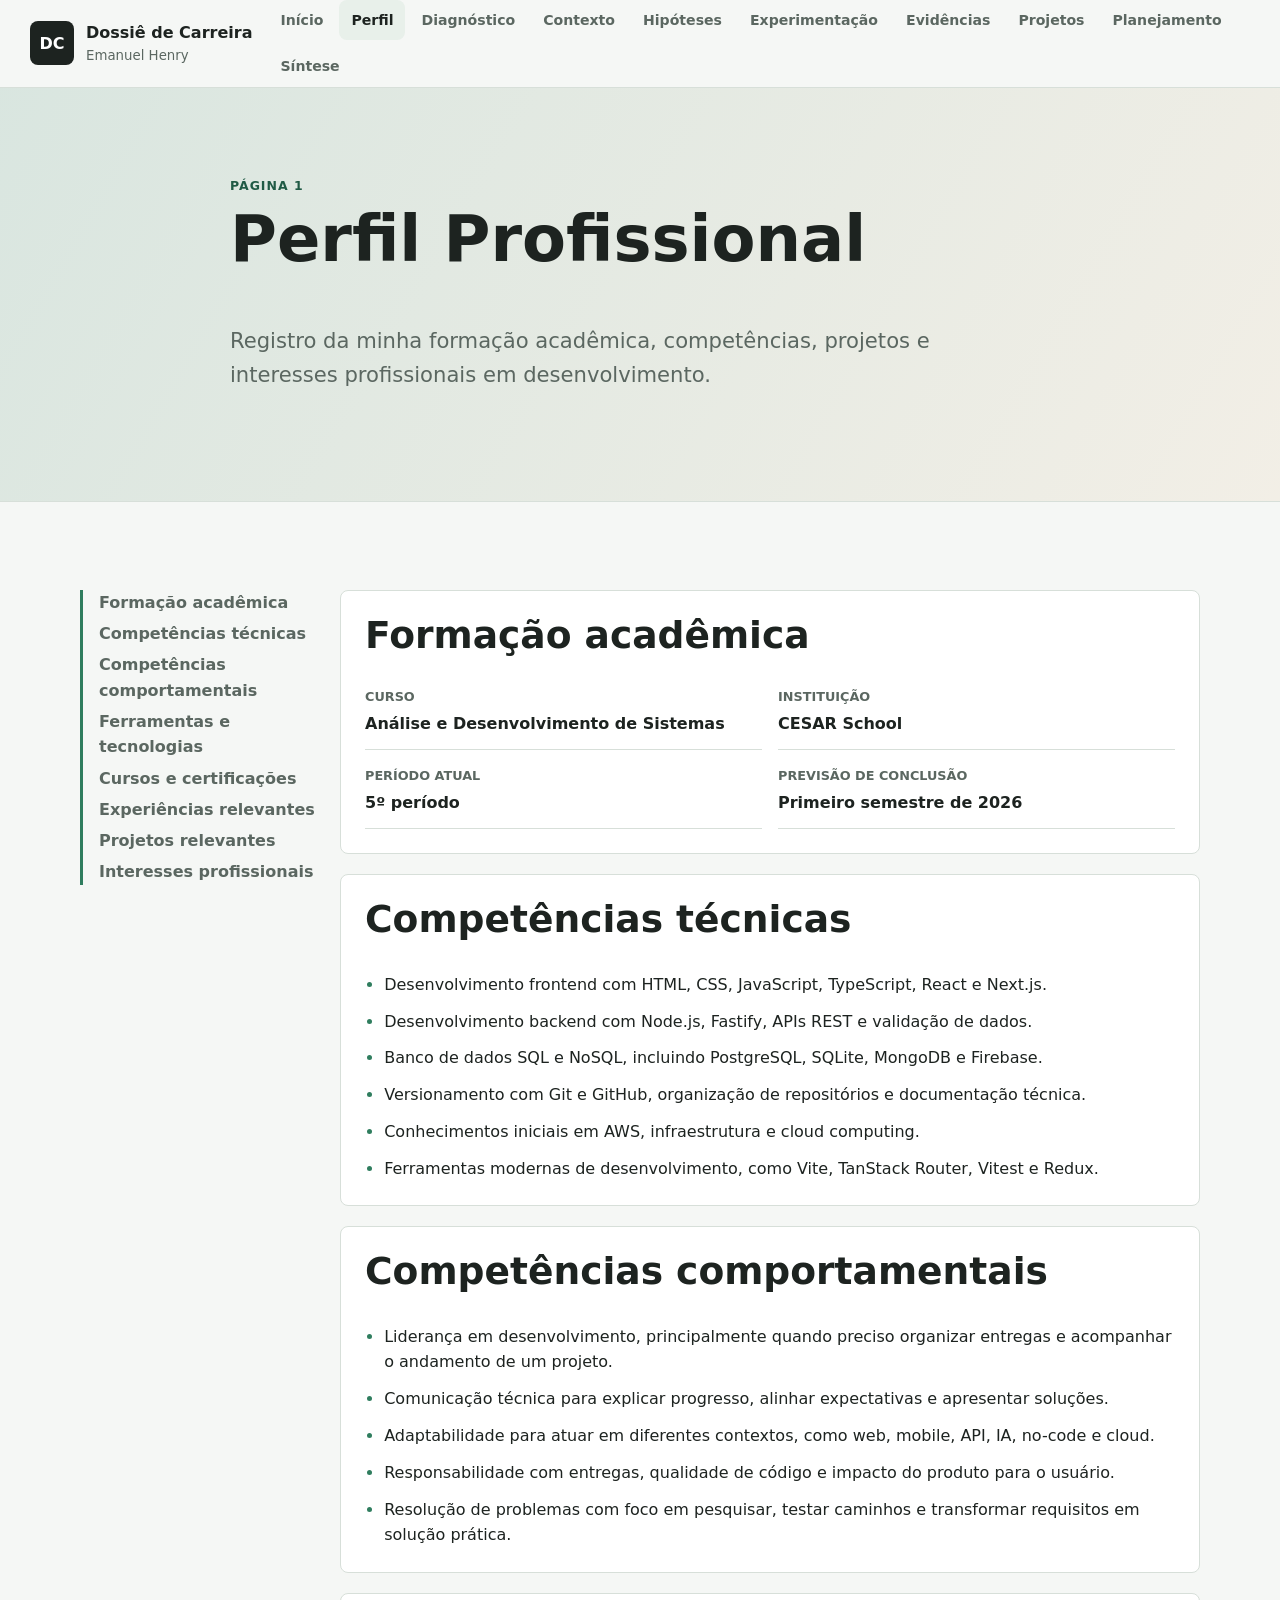
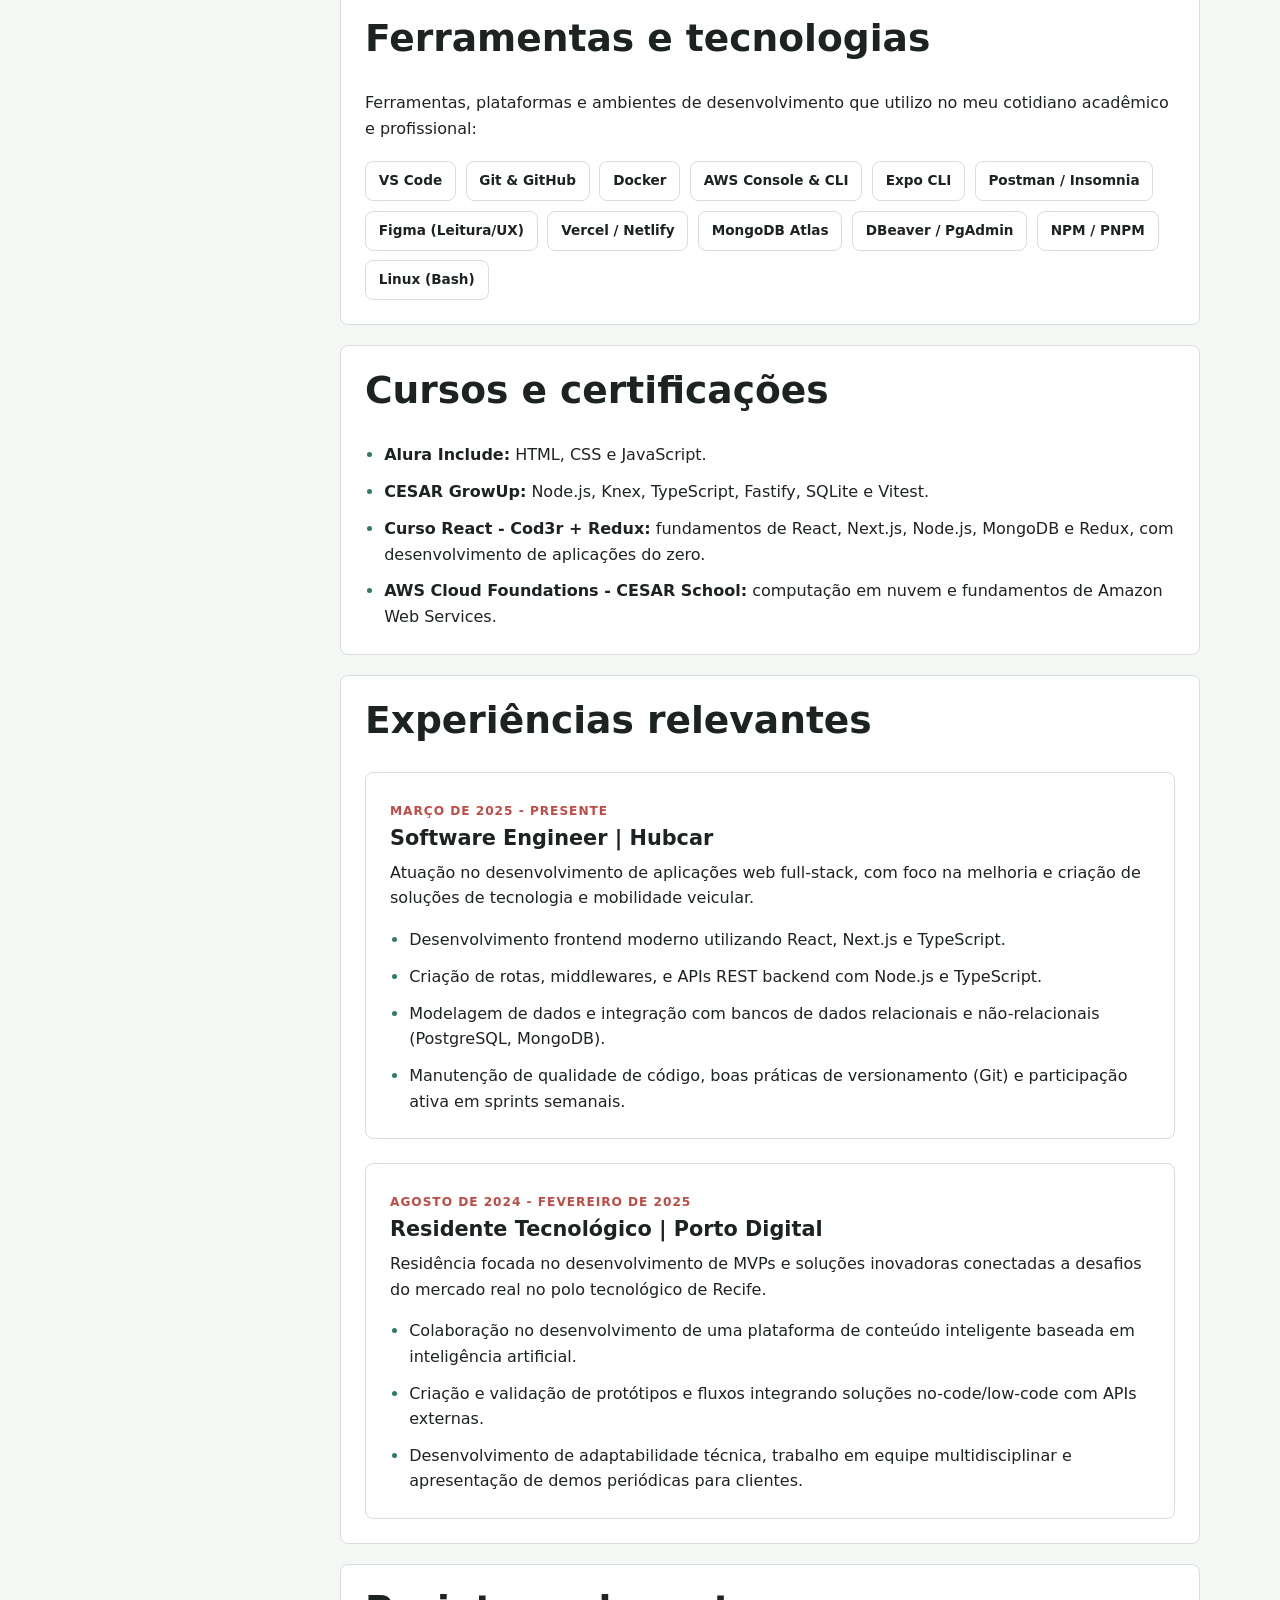
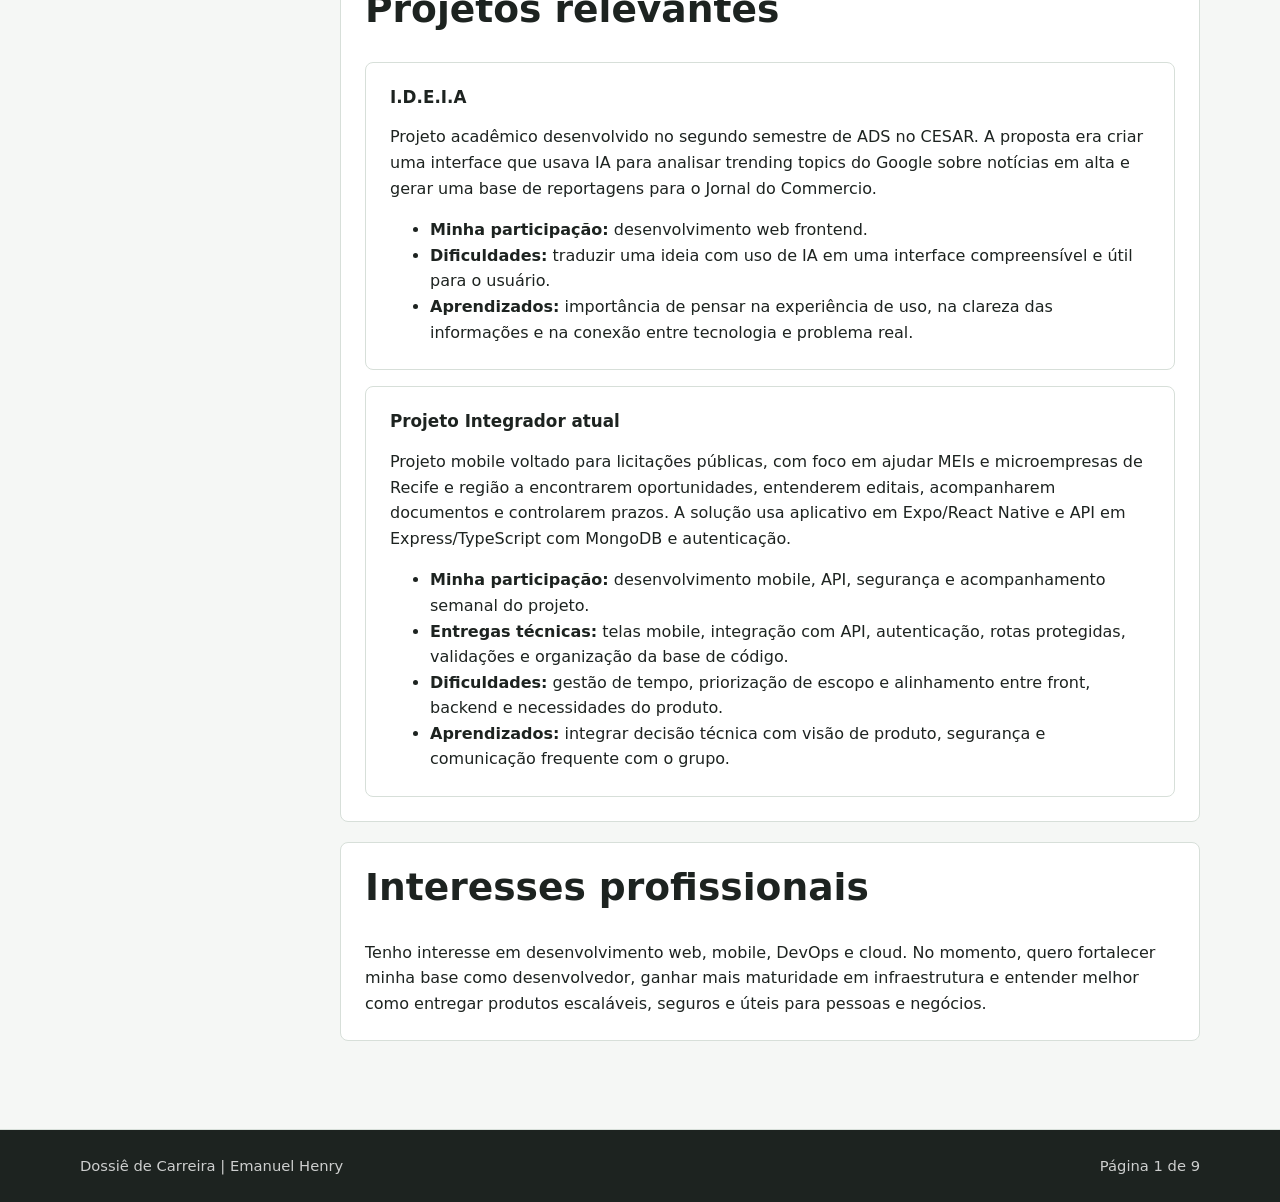
<file: perfil-profissional.html>
<!doctype html>
<html lang="pt-BR">
  <head>
    <meta charset="utf-8">
    <meta name="viewport" content="width=device-width, initial-scale=1">
    <meta name="description" content="Perfil profissional com formação, competências e interesses de carreira.">
    <title>Perfil Profissional | Dossiê de Carreira</title>
    <link rel="stylesheet" href="assets/styles.css">
  </head>
  <body>
    <a class="skip-link" href="#conteudo">Ir para o conteúdo</a>
    <header class="site-header">
      <div class="container header-inner">
        <a class="brand" href="index.html" aria-label="Página inicial">
          <span class="brand-mark">DC</span>
          <span><strong>Dossiê de Carreira</strong><small>Emanuel Henry</small></span>
        </a>
        <nav class="site-nav" aria-label="Navegação principal">
          <a href="index.html">Início</a>
          <a aria-current="page" href="perfil-profissional.html">Perfil</a>
          <a href="diagnostico-profissional.html">Diagnóstico</a>
          <a href="contexto-empregabilidade.html">Contexto</a>
          <a href="hipoteses-desenvolvimento.html">Hipóteses</a>
          <a href="experimentacao-pratica.html">Experimentação</a>
          <a href="evidencias-aprendizados.html">Evidências</a>
          <a href="projetos-percurso-academico.html">Projetos</a>
          <a href="planejamento-pos-faculdade.html">Planejamento</a>
          <a href="sintese-final.html">Síntese</a>
        </nav>
      </div>
    </header>

    <main id="conteudo">
      <section class="page-intro">
        <div class="container narrow">
          <p class="eyebrow">Página 1</p>
          <h1>Perfil Profissional</h1>
          <p class="lead">
            Registro da minha formação acadêmica, competências, projetos e
            interesses profissionais em desenvolvimento.
          </p>
        </div>
      </section>

      <section class="section">
        <div class="container content-grid">
          <aside class="toc" aria-label="Seções desta página">
            <a href="#formacao">Formação acadêmica</a>
            <a href="#competencias-tecnicas">Competências técnicas</a>
            <a href="#competencias-comportamentais">Competências comportamentais</a>
            <a href="#ferramentas">Ferramentas e tecnologias</a>
            <a href="#certificacoes">Cursos e certificações</a>
            <a href="#experiencias">Experiências relevantes</a>
            <a href="#projetos">Projetos relevantes</a>
            <a href="#interesses">Interesses profissionais</a>
          </aside>

          <div class="stack">
            <section id="formacao" class="content-block">
              <h2>Formação acadêmica</h2>
              <dl class="info-list">
                <div>
                  <dt>Curso</dt>
                  <dd>Análise e Desenvolvimento de Sistemas</dd>
                </div>
                <div>
                  <dt>Instituição</dt>
                  <dd>CESAR School</dd>
                </div>
                <div>
                  <dt>Período atual</dt>
                  <dd>5º período</dd>
                </div>
                <div>
                  <dt>Previsão de conclusão</dt>
                  <dd>Primeiro semestre de 2026</dd>
                </div>
              </dl>
            </section>

            <section id="competencias-tecnicas" class="content-block">
              <h2>Competências técnicas</h2>
              <ul class="check-list">
                <li>Desenvolvimento frontend com HTML, CSS, JavaScript, TypeScript, React e Next.js.</li>
                <li>Desenvolvimento backend com Node.js, Fastify, APIs REST e validação de dados.</li>
                <li>Banco de dados SQL e NoSQL, incluindo PostgreSQL, SQLite, MongoDB e Firebase.</li>
                <li>Versionamento com Git e GitHub, organização de repositórios e documentação técnica.</li>
                <li>Conhecimentos iniciais em AWS, infraestrutura e cloud computing.</li>
                <li>Ferramentas modernas de desenvolvimento, como Vite, TanStack Router, Vitest e Redux.</li>
              </ul>
            </section>

            <section id="competencias-comportamentais" class="content-block">
              <h2>Competências comportamentais</h2>
              <ul class="check-list">
                <li>Liderança em desenvolvimento, principalmente quando preciso organizar entregas e acompanhar o andamento de um projeto.</li>
                <li>Comunicação técnica para explicar progresso, alinhar expectativas e apresentar soluções.</li>
                <li>Adaptabilidade para atuar em diferentes contextos, como web, mobile, API, IA, no-code e cloud.</li>
                <li>Responsabilidade com entregas, qualidade de código e impacto do produto para o usuário.</li>
                <li>Resolução de problemas com foco em pesquisar, testar caminhos e transformar requisitos em solução prática.</li>
              </ul>
            </section>

            <section id="ferramentas" class="content-block">
              <h2>Ferramentas e tecnologias</h2>
              <p>Ferramentas, plataformas e ambientes de desenvolvimento que utilizo no meu cotidiano acadêmico e profissional:</p>
              <div class="tag-grid" style="margin-top: 1.25rem; gap: 0.6rem;" aria-label="Ferramentas que conhece">
                <span style="padding: 0.5rem 0.8rem; font-size: 0.85rem; border-color: var(--line);">VS Code</span>
                <span style="padding: 0.5rem 0.8rem; font-size: 0.85rem; border-color: var(--line);">Git & GitHub</span>
                <span style="padding: 0.5rem 0.8rem; font-size: 0.85rem; border-color: var(--line);">Docker</span>
                <span style="padding: 0.5rem 0.8rem; font-size: 0.85rem; border-color: var(--line);">AWS Console & CLI</span>
                <span style="padding: 0.5rem 0.8rem; font-size: 0.85rem; border-color: var(--line);">Expo CLI</span>
                <span style="padding: 0.5rem 0.8rem; font-size: 0.85rem; border-color: var(--line);">Postman / Insomnia</span>
                <span style="padding: 0.5rem 0.8rem; font-size: 0.85rem; border-color: var(--line);">Figma (Leitura/UX)</span>
                <span style="padding: 0.5rem 0.8rem; font-size: 0.85rem; border-color: var(--line);">Vercel / Netlify</span>
                <span style="padding: 0.5rem 0.8rem; font-size: 0.85rem; border-color: var(--line);">MongoDB Atlas</span>
                <span style="padding: 0.5rem 0.8rem; font-size: 0.85rem; border-color: var(--line);">DBeaver / PgAdmin</span>
                <span style="padding: 0.5rem 0.8rem; font-size: 0.85rem; border-color: var(--line);">NPM / PNPM</span>
                <span style="padding: 0.5rem 0.8rem; font-size: 0.85rem; border-color: var(--line);">Linux (Bash)</span>
              </div>
            </section>

            <section id="certificacoes" class="content-block">
              <h2>Cursos e certificações</h2>
              <ul class="check-list">
                <li><strong>Alura Include:</strong> HTML, CSS e JavaScript.</li>
                <li><strong>CESAR GrowUp:</strong> Node.js, Knex, TypeScript, Fastify, SQLite e Vitest.</li>
                <li><strong>Curso React - Cod3r + Redux:</strong> fundamentos de React, Next.js, Node.js, MongoDB e Redux, com desenvolvimento de aplicações do zero.</li>
                <li><strong>AWS Cloud Foundations - CESAR School:</strong> computação em nuvem e fundamentos de Amazon Web Services.</li>
              </ul>
            </section>

            <section id="experiencias" class="content-block">
              <h2>Experiências relevantes</h2>
              <div class="project-entry" style="margin-bottom: 1.5rem;">
                <span style="color: var(--red); font-size: 0.76rem; font-weight: 900; letter-spacing: 0.08em; text-transform: uppercase;">Março de 2025 - Presente</span>
                <h3 style="font-size: 1.3rem; margin-top: 0.2rem; margin-bottom: 0.5rem;">Software Engineer | Hubcar</h3>
                <p>Atuação no desenvolvimento de aplicações web full-stack, com foco na melhoria e criação de soluções de tecnologia e mobilidade veicular.</p>
                <ul class="check-list" style="margin-top: 0.75rem;">
                  <li>Desenvolvimento frontend moderno utilizando React, Next.js e TypeScript.</li>
                  <li>Criação de rotas, middlewares, e APIs REST backend com Node.js e TypeScript.</li>
                  <li>Modelagem de dados e integração com bancos de dados relacionais e não-relacionais (PostgreSQL, MongoDB).</li>
                  <li>Manutenção de qualidade de código, boas práticas de versionamento (Git) e participação ativa em sprints semanais.</li>
                </ul>
              </div>

              <div class="project-entry">
                <span style="color: var(--red); font-size: 0.76rem; font-weight: 900; letter-spacing: 0.08em; text-transform: uppercase;">Agosto de 2024 - Fevereiro de 2025</span>
                <h3 style="font-size: 1.3rem; margin-top: 0.2rem; margin-bottom: 0.5rem;">Residente Tecnológico | Porto Digital</h3>
                <p>Residência focada no desenvolvimento de MVPs e soluções inovadoras conectadas a desafios do mercado real no polo tecnológico de Recife.</p>
                <ul class="check-list" style="margin-top: 0.75rem;">
                  <li>Colaboração no desenvolvimento de uma plataforma de conteúdo inteligente baseada em inteligência artificial.</li>
                  <li>Criação e validação de protótipos e fluxos integrando soluções no-code/low-code com APIs externas.</li>
                  <li>Desenvolvimento de adaptabilidade técnica, trabalho em equipe multidisciplinar e apresentação de demos periódicas para clientes.</li>
                </ul>
              </div>
            </section>

            <section id="projetos" class="content-block">
              <h2>Projetos relevantes</h2>
              <article class="project-entry">
                <h3>I.D.E.I.A</h3>
                <p>
                  Projeto acadêmico desenvolvido no segundo semestre de ADS no
                  CESAR. A proposta era criar uma interface que usava IA para
                  analisar trending topics do Google sobre notícias em alta e
                  gerar uma base de reportagens para o Jornal do Commercio.
                </p>
                <ul>
                  <li><strong>Minha participação:</strong> desenvolvimento web frontend.</li>
                  <li><strong>Dificuldades:</strong> traduzir uma ideia com uso de IA em uma interface compreensível e útil para o usuário.</li>
                  <li><strong>Aprendizados:</strong> importância de pensar na experiência de uso, na clareza das informações e na conexão entre tecnologia e problema real.</li>
                </ul>
              </article>

              <article class="project-entry">
                <h3>Projeto Integrador atual</h3>
                <p>
                  Projeto mobile voltado para licitações públicas, com foco em
                  ajudar MEIs e microempresas de Recife e região a encontrarem
                  oportunidades, entenderem editais, acompanharem documentos e
                  controlarem prazos. A solução usa aplicativo em Expo/React
                  Native e API em Express/TypeScript com MongoDB e autenticação.
                </p>
                <ul>
                  <li><strong>Minha participação:</strong> desenvolvimento mobile, API, segurança e acompanhamento semanal do projeto.</li>
                  <li><strong>Entregas técnicas:</strong> telas mobile, integração com API, autenticação, rotas protegidas, validações e organização da base de código.</li>
                  <li><strong>Dificuldades:</strong> gestão de tempo, priorização de escopo e alinhamento entre front, backend e necessidades do produto.</li>
                  <li><strong>Aprendizados:</strong> integrar decisão técnica com visão de produto, segurança e comunicação frequente com o grupo.</li>
                </ul>
              </article>
            </section>

            <section id="interesses" class="content-block">
              <h2>Interesses profissionais</h2>
              <p>
                Tenho interesse em desenvolvimento web, mobile, DevOps e cloud.
                No momento, quero fortalecer minha base como desenvolvedor,
                ganhar mais maturidade em infraestrutura e entender melhor como
                entregar produtos escaláveis, seguros e úteis para pessoas e
                negócios.
              </p>
            </section>
          </div>
        </div>
      </section>
    </main>

    <footer class="site-footer">
      <div class="container footer-inner">
        <span>Dossiê de Carreira | Emanuel Henry</span>
        <span>Página 1 de 9</span>
      </div>
    </footer>
  </body>
</html>
</file>
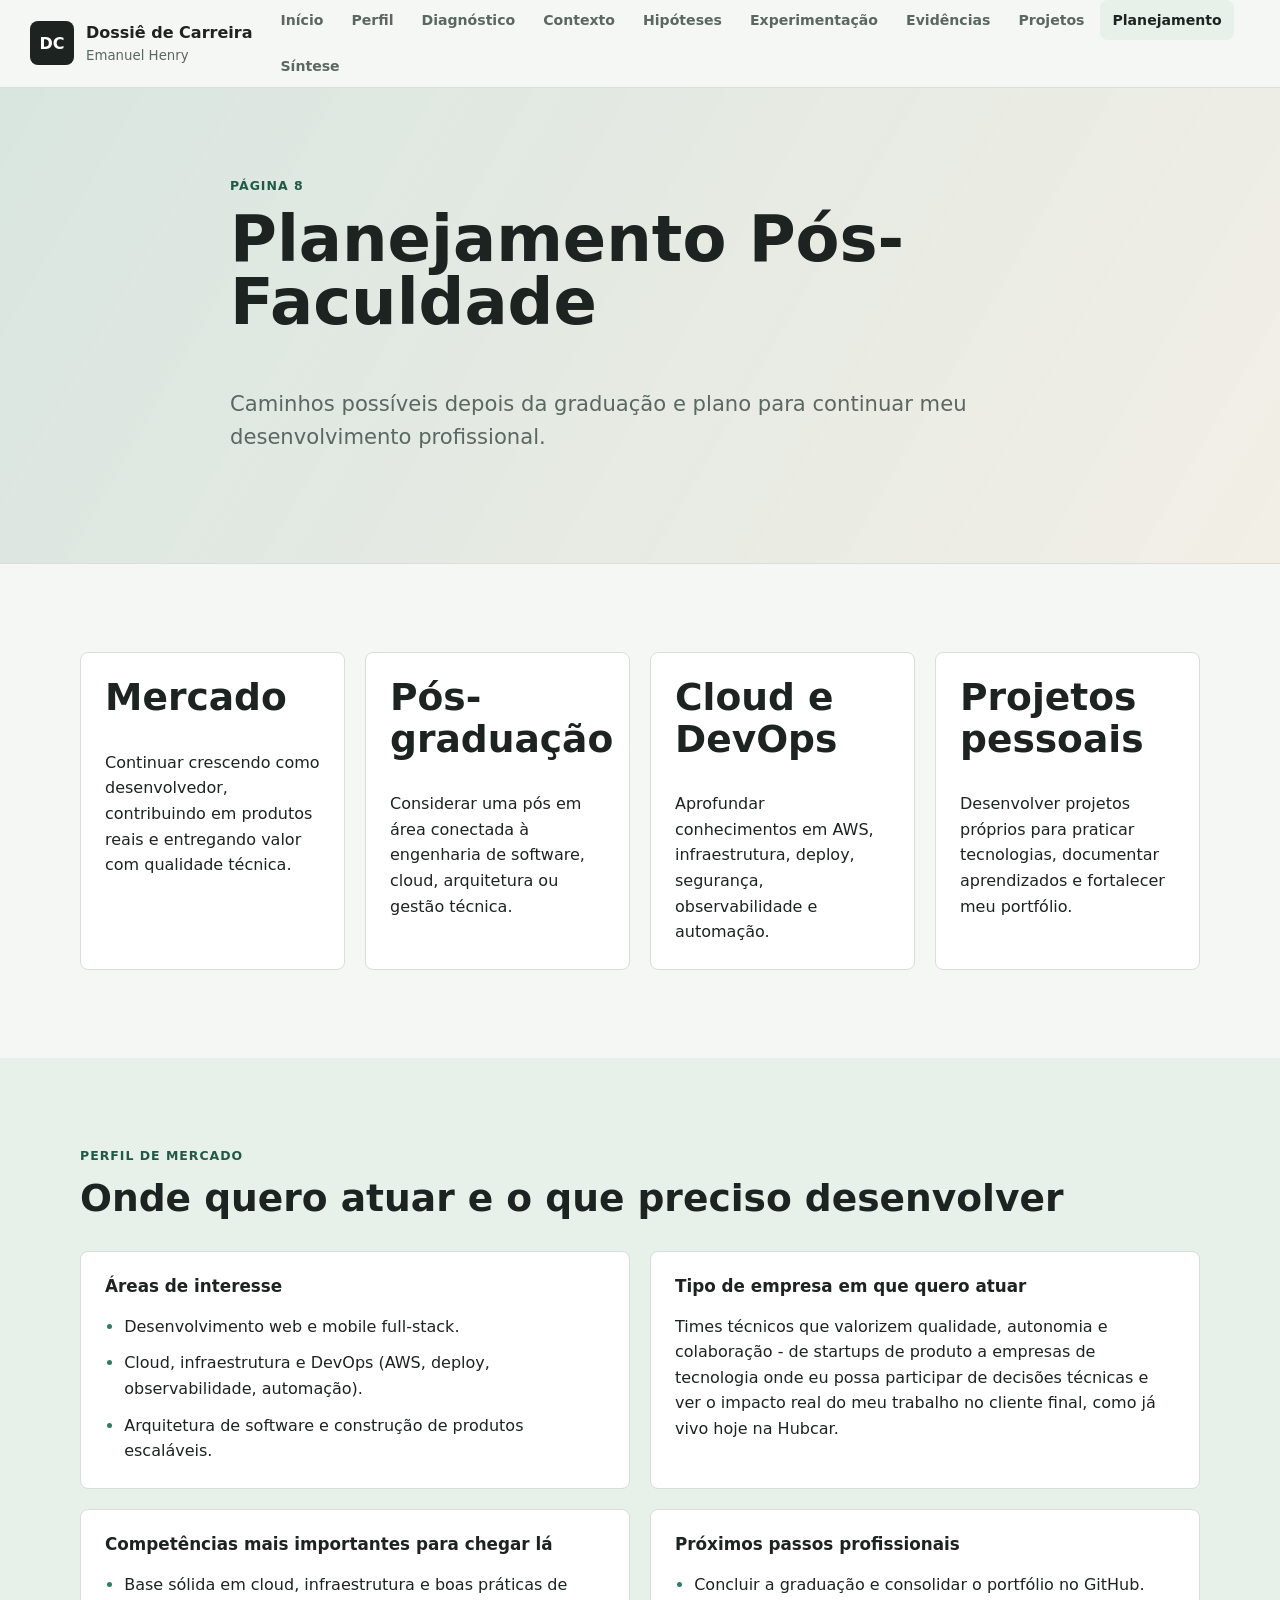
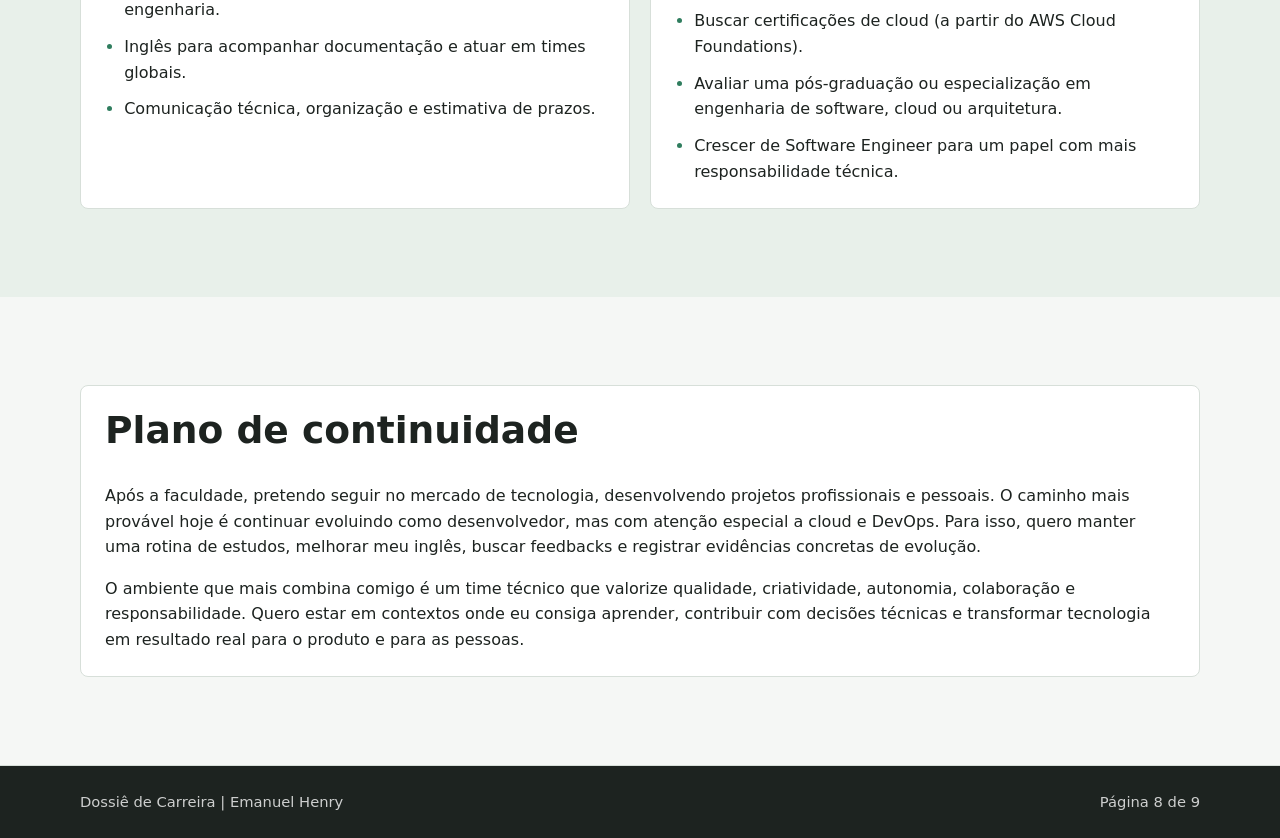
<file: planejamento-pos-faculdade.html>
<!doctype html>
<html lang="pt-BR">
  <head>
    <meta charset="utf-8">
    <meta name="viewport" content="width=device-width, initial-scale=1">
    <meta name="description" content="Planejamento pós-faculdade com caminhos possíveis e plano de desenvolvimento.">
    <title>Planejamento Pós-Faculdade | Dossiê de Carreira</title>
    <link rel="stylesheet" href="assets/styles.css">
  </head>
  <body>
    <a class="skip-link" href="#conteudo">Ir para o conteúdo</a>
    <header class="site-header">
      <div class="container header-inner">
        <a class="brand" href="index.html" aria-label="Página inicial">
          <span class="brand-mark">DC</span>
          <span><strong>Dossiê de Carreira</strong><small>Emanuel Henry</small></span>
        </a>
        <nav class="site-nav" aria-label="Navegação principal">
          <a href="index.html">Início</a>
          <a href="perfil-profissional.html">Perfil</a>
          <a href="diagnostico-profissional.html">Diagnóstico</a>
          <a href="contexto-empregabilidade.html">Contexto</a>
          <a href="hipoteses-desenvolvimento.html">Hipóteses</a>
          <a href="experimentacao-pratica.html">Experimentação</a>
          <a href="evidencias-aprendizados.html">Evidências</a>
          <a href="projetos-percurso-academico.html">Projetos</a>
          <a aria-current="page" href="planejamento-pos-faculdade.html">Planejamento</a>
          <a href="sintese-final.html">Síntese</a>
        </nav>
      </div>
    </header>

    <main id="conteudo">
      <section class="page-intro">
        <div class="container narrow">
          <p class="eyebrow">Página 8</p>
          <h1>Planejamento Pós-Faculdade</h1>
          <p class="lead">
            Caminhos possíveis depois da graduação e plano para continuar meu
            desenvolvimento profissional.
          </p>
        </div>
      </section>

      <section class="section">
        <div class="container">
          <div class="path-grid">
            <article><h2>Mercado</h2><p>Continuar crescendo como desenvolvedor, contribuindo em produtos reais e entregando valor com qualidade técnica.</p></article>
            <article><h2>Pós-graduação</h2><p>Considerar uma pós em área conectada à engenharia de software, cloud, arquitetura ou gestão técnica.</p></article>
            <article><h2>Cloud e DevOps</h2><p>Aprofundar conhecimentos em AWS, infraestrutura, deploy, segurança, observabilidade e automação.</p></article>
            <article><h2>Projetos pessoais</h2><p>Desenvolver projetos próprios para praticar tecnologias, documentar aprendizados e fortalecer meu portfólio.</p></article>
          </div>
        </div>
      </section>

      <section class="section alt">
        <div class="container">
          <div class="section-heading">
            <p class="section-kicker">Perfil de mercado</p>
            <h2>Onde quero atuar e o que preciso desenvolver</h2>
          </div>
          <div class="two-columns">
            <article class="content-block">
              <h3>Áreas de interesse</h3>
              <ul class="check-list" style="margin-top: 0.75rem;">
                <li>Desenvolvimento web e mobile full-stack.</li>
                <li>Cloud, infraestrutura e DevOps (AWS, deploy, observabilidade, automação).</li>
                <li>Arquitetura de software e construção de produtos escaláveis.</li>
              </ul>
            </article>
            <article class="content-block">
              <h3>Tipo de empresa em que quero atuar</h3>
              <p>
                Times técnicos que valorizem qualidade, autonomia e
                colaboração - de startups de produto a empresas de tecnologia
                onde eu possa participar de decisões técnicas e ver o impacto
                real do meu trabalho no cliente final, como já vivo hoje na
                Hubcar.
              </p>
            </article>
            <article class="content-block">
              <h3>Competências mais importantes para chegar lá</h3>
              <ul class="check-list" style="margin-top: 0.75rem;">
                <li>Base sólida em cloud, infraestrutura e boas práticas de engenharia.</li>
                <li>Inglês para acompanhar documentação e atuar em times globais.</li>
                <li>Comunicação técnica, organização e estimativa de prazos.</li>
              </ul>
            </article>
            <article class="content-block">
              <h3>Próximos passos profissionais</h3>
              <ul class="check-list" style="margin-top: 0.75rem;">
                <li>Concluir a graduação e consolidar o portfólio no GitHub.</li>
                <li>Buscar certificações de cloud (a partir do AWS Cloud Foundations).</li>
                <li>Avaliar uma pós-graduação ou especialização em engenharia de software, cloud ou arquitetura.</li>
                <li>Crescer de Software Engineer para um papel com mais responsabilidade técnica.</li>
              </ul>
            </article>
          </div>
        </div>
      </section>

      <section class="section">
        <div class="container content-block">
          <h2>Plano de continuidade</h2>
          <p>
            Após a faculdade, pretendo seguir no mercado de tecnologia,
            desenvolvendo projetos profissionais e pessoais. O caminho mais
            provável hoje é continuar evoluindo como desenvolvedor, mas com
            atenção especial a cloud e DevOps. Para isso, quero manter uma
            rotina de estudos, melhorar meu inglês, buscar feedbacks e registrar
            evidências concretas de evolução.
          </p>
          <p>
            O ambiente que mais combina comigo é um time técnico que valorize
            qualidade, criatividade, autonomia, colaboração e responsabilidade.
            Quero estar em contextos onde eu consiga aprender, contribuir com
            decisões técnicas e transformar tecnologia em resultado real para o
            produto e para as pessoas.
          </p>
        </div>
      </section>
    </main>

    <footer class="site-footer">
      <div class="container footer-inner">
        <span>Dossiê de Carreira | Emanuel Henry</span>
        <span>Página 8 de 9</span>
      </div>
    </footer>
  </body>
</html>
</file>
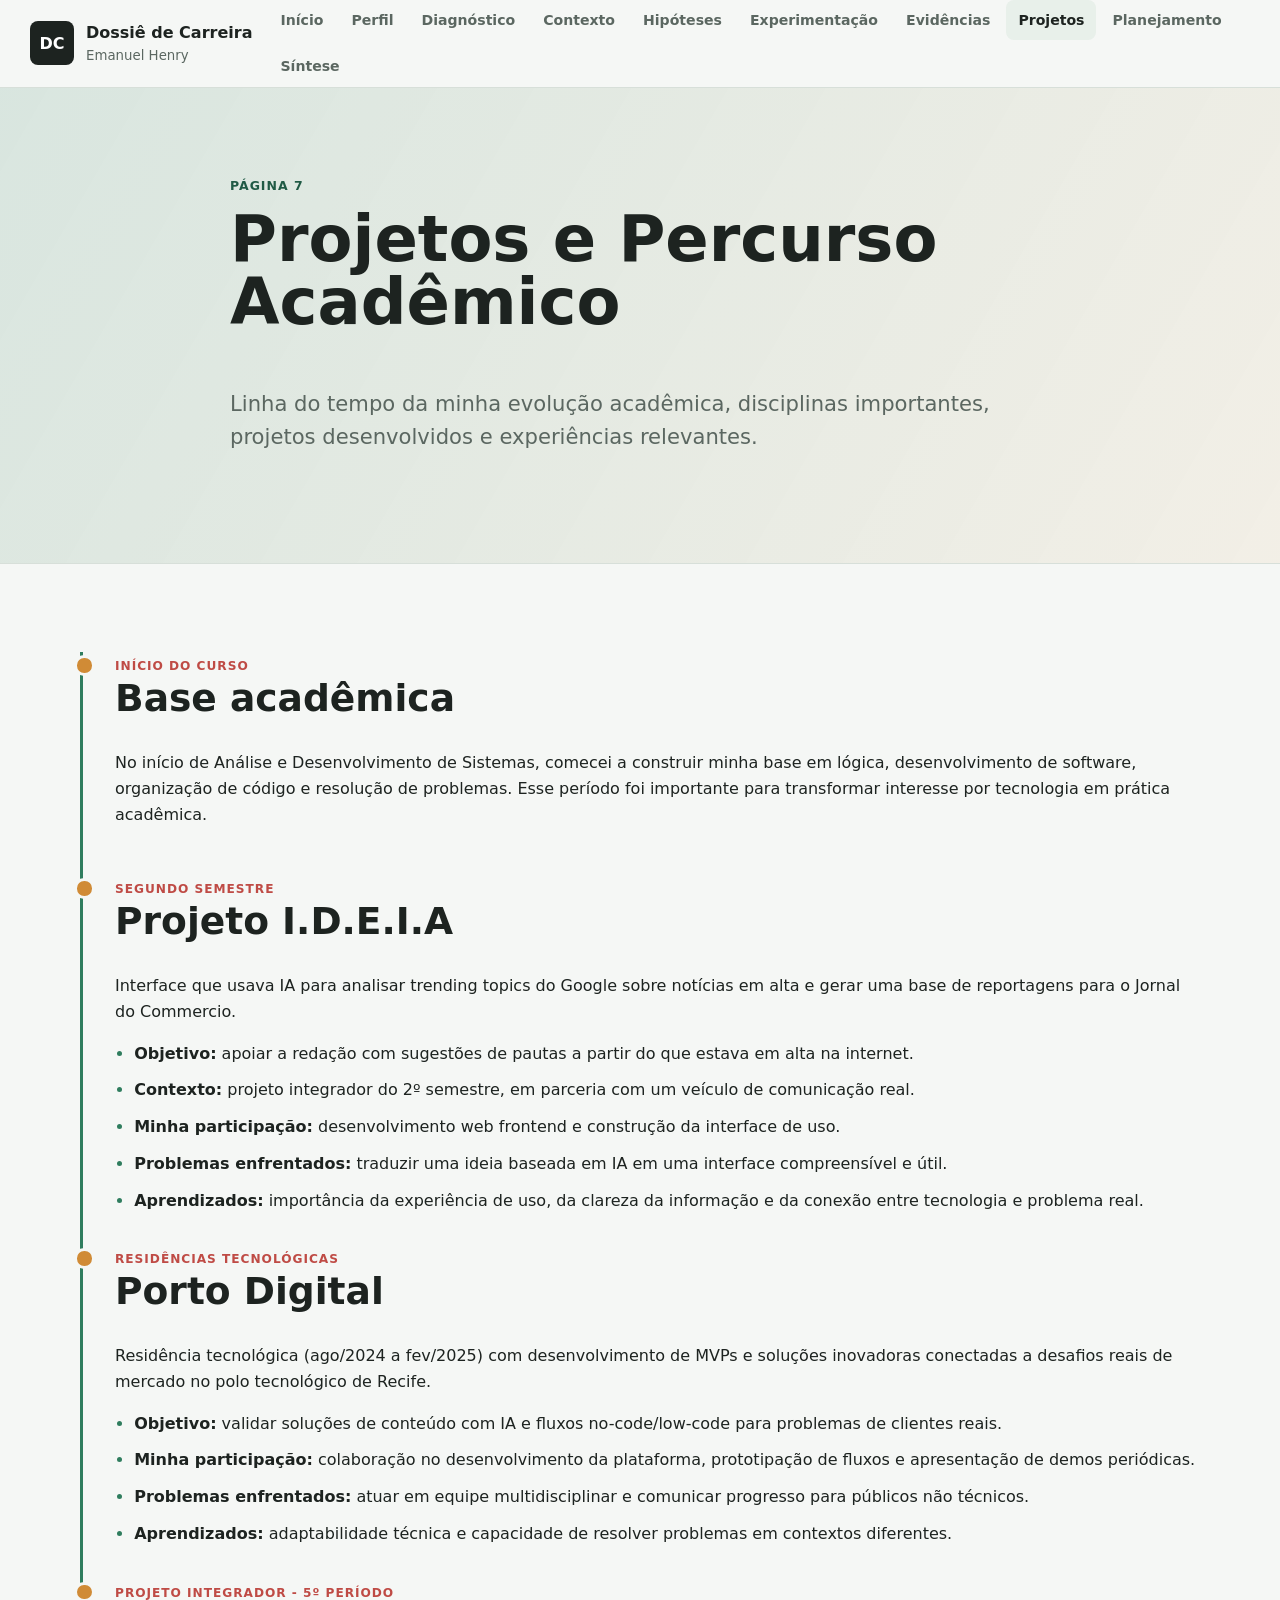
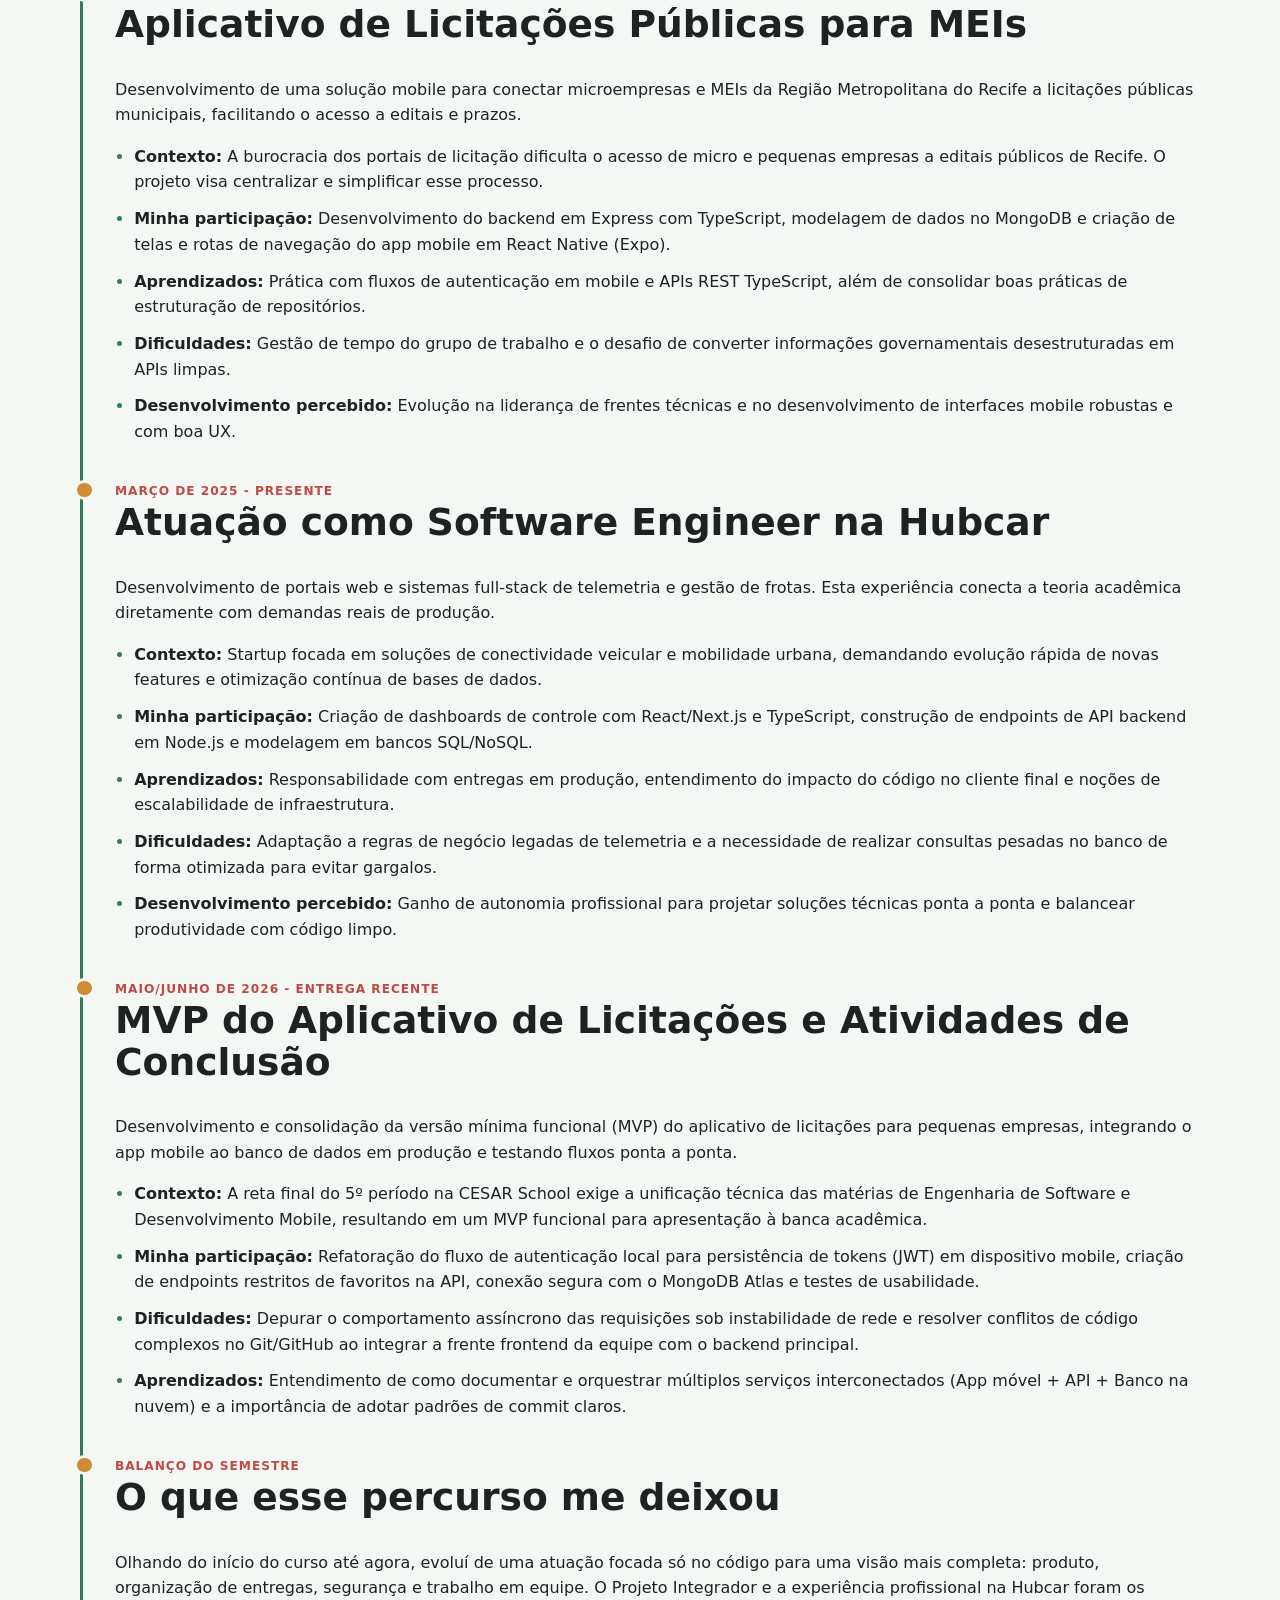
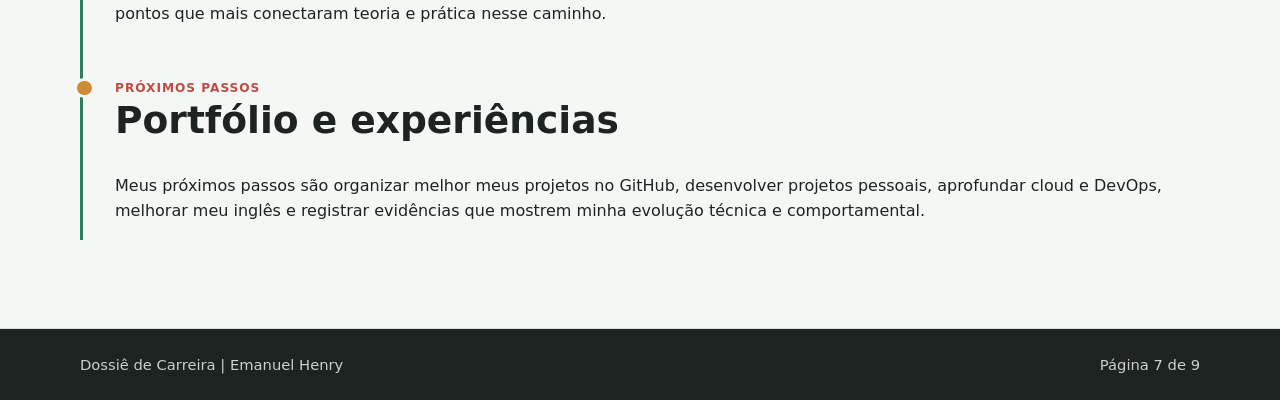
<file: projetos-percurso-academico.html>
<!doctype html>
<html lang="pt-BR">
  <head>
    <meta charset="utf-8">
    <meta name="viewport" content="width=device-width, initial-scale=1">
    <meta name="description" content="Linha do tempo acadêmica com disciplinas, projetos e experiências relevantes.">
    <title>Projetos e Percurso Acadêmico | Dossiê de Carreira</title>
    <link rel="stylesheet" href="assets/styles.css">
  </head>
  <body>
    <a class="skip-link" href="#conteudo">Ir para o conteúdo</a>
    <header class="site-header">
      <div class="container header-inner">
        <a class="brand" href="index.html" aria-label="Página inicial">
          <span class="brand-mark">DC</span>
          <span><strong>Dossiê de Carreira</strong><small>Emanuel Henry</small></span>
        </a>
        <nav class="site-nav" aria-label="Navegação principal">
          <a href="index.html">Início</a>
          <a href="perfil-profissional.html">Perfil</a>
          <a href="diagnostico-profissional.html">Diagnóstico</a>
          <a href="contexto-empregabilidade.html">Contexto</a>
          <a href="hipoteses-desenvolvimento.html">Hipóteses</a>
          <a href="experimentacao-pratica.html">Experimentação</a>
          <a href="evidencias-aprendizados.html">Evidências</a>
          <a aria-current="page" href="projetos-percurso-academico.html">Projetos</a>
          <a href="planejamento-pos-faculdade.html">Planejamento</a>
          <a href="sintese-final.html">Síntese</a>
        </nav>
      </div>
    </header>

    <main id="conteudo">
      <section class="page-intro">
        <div class="container narrow">
          <p class="eyebrow">Página 7</p>
          <h1>Projetos e Percurso Acadêmico</h1>
          <p class="lead">
            Linha do tempo da minha evolução acadêmica, disciplinas importantes,
            projetos desenvolvidos e experiências relevantes.
          </p>
        </div>
      </section>

      <section class="section">
        <div class="container timeline">
          <article class="timeline-item">
            <span>Início do curso</span>
            <h2>Base acadêmica</h2>
            <p>
              No início de Análise e Desenvolvimento de Sistemas, comecei a
              construir minha base em lógica, desenvolvimento de software,
              organização de código e resolução de problemas. Esse período foi
              importante para transformar interesse por tecnologia em prática
              acadêmica.
            </p>
          </article>

          <article class="timeline-item">
            <span>Segundo semestre</span>
            <h2>Projeto I.D.E.I.A</h2>
            <p>
              Interface que usava IA para analisar trending topics do Google
              sobre notícias em alta e gerar uma base de reportagens para o
              Jornal do Commercio.
            </p>
            <ul class="check-list" style="margin-top: 0.75rem;">
              <li><strong>Objetivo:</strong> apoiar a redação com sugestões de pautas a partir do que estava em alta na internet.</li>
              <li><strong>Contexto:</strong> projeto integrador do 2º semestre, em parceria com um veículo de comunicação real.</li>
              <li><strong>Minha participação:</strong> desenvolvimento web frontend e construção da interface de uso.</li>
              <li><strong>Problemas enfrentados:</strong> traduzir uma ideia baseada em IA em uma interface compreensível e útil.</li>
              <li><strong>Aprendizados:</strong> importância da experiência de uso, da clareza da informação e da conexão entre tecnologia e problema real.</li>
            </ul>
          </article>

          <article class="timeline-item">
            <span>Residências tecnológicas</span>
            <h2>Porto Digital</h2>
            <p>
              Residência tecnológica (ago/2024 a fev/2025) com desenvolvimento
              de MVPs e soluções inovadoras conectadas a desafios reais de
              mercado no polo tecnológico de Recife.
            </p>
            <ul class="check-list" style="margin-top: 0.75rem;">
              <li><strong>Objetivo:</strong> validar soluções de conteúdo com IA e fluxos no-code/low-code para problemas de clientes reais.</li>
              <li><strong>Minha participação:</strong> colaboração no desenvolvimento da plataforma, prototipação de fluxos e apresentação de demos periódicas.</li>
              <li><strong>Problemas enfrentados:</strong> atuar em equipe multidisciplinar e comunicar progresso para públicos não técnicos.</li>
              <li><strong>Aprendizados:</strong> adaptabilidade técnica e capacidade de resolver problemas em contextos diferentes.</li>
            </ul>
          </article>

          <article id="projeto-atual" class="timeline-item">
            <span>Projeto Integrador - 5º Período</span>
            <h2>Aplicativo de Licitações Públicas para MEIs</h2>
            <p>
              Desenvolvimento de uma solução mobile para conectar microempresas e MEIs da Região Metropolitana do Recife a licitações públicas municipais, facilitando o acesso a editais e prazos.
            </p>
            <ul class="check-list" style="margin-top: 0.75rem;">
              <li><strong>Contexto:</strong> A burocracia dos portais de licitação dificulta o acesso de micro e pequenas empresas a editais públicos de Recife. O projeto visa centralizar e simplificar esse processo.</li>
              <li><strong>Minha participação:</strong> Desenvolvimento do backend em Express com TypeScript, modelagem de dados no MongoDB e criação de telas e rotas de navegação do app mobile em React Native (Expo).</li>
              <li><strong>Aprendizados:</strong> Prática com fluxos de autenticação em mobile e APIs REST TypeScript, além de consolidar boas práticas de estruturação de repositórios.</li>
              <li><strong>Dificuldades:</strong> Gestão de tempo do grupo de trabalho e o desafio de converter informações governamentais desestruturadas em APIs limpas.</li>
              <li><strong>Desenvolvimento percebido:</strong> Evolução na liderança de frentes técnicas e no desenvolvimento de interfaces mobile robustas e com boa UX.</li>
            </ul>
          </article>

          <article id="experiencia-hubcar" class="timeline-item">
            <span>Março de 2025 - Presente</span>
            <h2>Atuação como Software Engineer na Hubcar</h2>
            <p>
              Desenvolvimento de portais web e sistemas full-stack de telemetria e gestão de frotas. Esta experiência conecta a teoria acadêmica diretamente com demandas reais de produção.
            </p>
            <ul class="check-list" style="margin-top: 0.75rem;">
              <li><strong>Contexto:</strong> Startup focada em soluções de conectividade veicular e mobilidade urbana, demandando evolução rápida de novas features e otimização contínua de bases de dados.</li>
              <li><strong>Minha participação:</strong> Criação de dashboards de controle com React/Next.js e TypeScript, construção de endpoints de API backend em Node.js e modelagem em bancos SQL/NoSQL.</li>
              <li><strong>Aprendizados:</strong> Responsabilidade com entregas em produção, entendimento do impacto do código no cliente final e noções de escalabilidade de infraestrutura.</li>
              <li><strong>Dificuldades:</strong> Adaptação a regras de negócio legadas de telemetria e a necessidade de realizar consultas pesadas no banco de forma otimizada para evitar gargalos.</li>
              <li><strong>Desenvolvimento percebido:</strong> Ganho de autonomia profissional para projetar soluções técnicas ponta a ponta e balancear produtividade com código limpo.</li>
            </ul>
          </article>

          <article id="entrega-mvp" class="timeline-item">
            <span>Maio/Junho de 2026 - Entrega Recente</span>
            <h2>MVP do Aplicativo de Licitações e Atividades de Conclusão</h2>
            <p>
              Desenvolvimento e consolidação da versão mínima funcional (MVP) do aplicativo de licitações para pequenas empresas, integrando o app mobile ao banco de dados em produção e testando fluxos ponta a ponta.
            </p>
            <ul class="check-list" style="margin-top: 0.75rem;">
              <li><strong>Contexto:</strong> A reta final do 5º período na CESAR School exige a unificação técnica das matérias de Engenharia de Software e Desenvolvimento Mobile, resultando em um MVP funcional para apresentação à banca acadêmica.</li>
              <li><strong>Minha participação:</strong> Refatoração do fluxo de autenticação local para persistência de tokens (JWT) em dispositivo mobile, criação de endpoints restritos de favoritos na API, conexão segura com o MongoDB Atlas e testes de usabilidade.</li>
              <li><strong>Dificuldades:</strong> Depurar o comportamento assíncrono das requisições sob instabilidade de rede e resolver conflitos de código complexos no Git/GitHub ao integrar a frente frontend da equipe com o backend principal.</li>
              <li><strong>Aprendizados:</strong> Entendimento de como documentar e orquestrar múltiplos serviços interconectados (App móvel + API + Banco na nuvem) e a importância de adotar padrões de commit claros.</li>
            </ul>
          </article>

          <article class="timeline-item">
            <span>Balanço do semestre</span>
            <h2>O que esse percurso me deixou</h2>
            <p>
              Olhando do início do curso até agora, evoluí de uma atuação focada
              só no código para uma visão mais completa: produto, organização de
              entregas, segurança e trabalho em equipe. O Projeto Integrador e a
              experiência profissional na Hubcar foram os pontos que mais
              conectaram teoria e prática nesse caminho.
            </p>
          </article>

          <article class="timeline-item">
            <span>Próximos passos</span>
            <h2>Portfólio e experiências</h2>
            <p>
              Meus próximos passos são organizar melhor meus projetos no GitHub,
              desenvolver projetos pessoais, aprofundar cloud e DevOps, melhorar
              meu inglês e registrar evidências que mostrem minha evolução
              técnica e comportamental.
            </p>
          </article>
        </div>
      </section>
    </main>

    <footer class="site-footer">
      <div class="container footer-inner">
        <span>Dossiê de Carreira | Emanuel Henry</span>
        <span>Página 7 de 9</span>
      </div>
    </footer>
  </body>
</html>
</file>
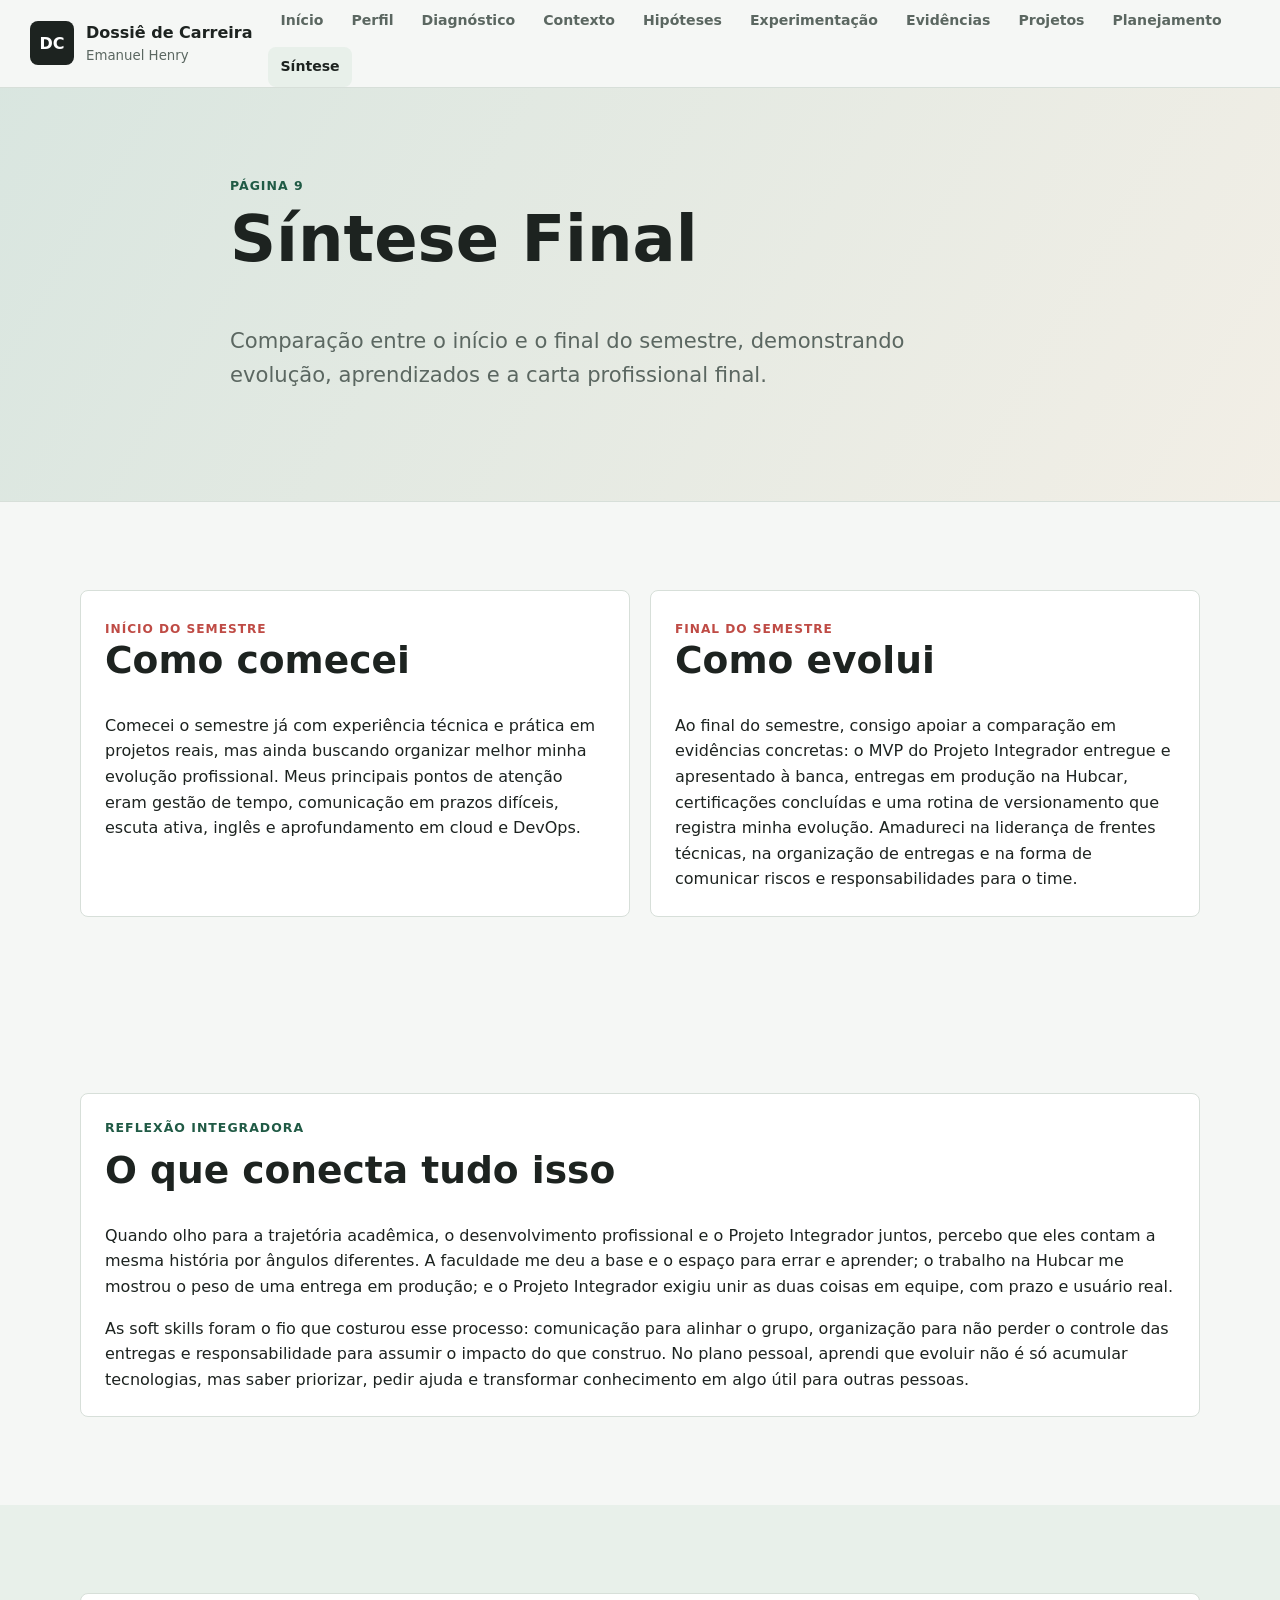
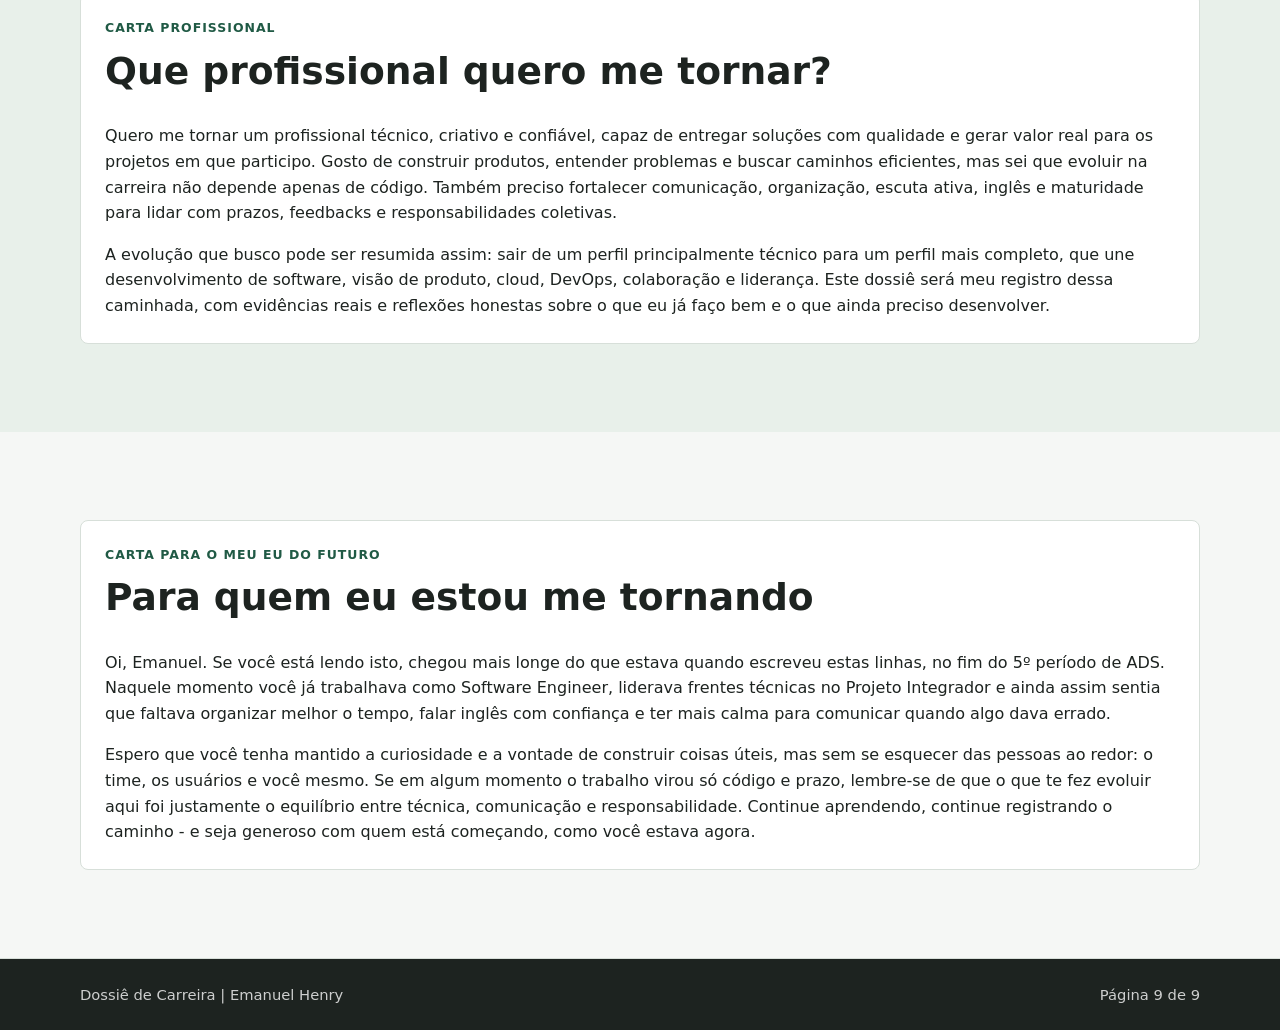
<file: sintese-final.html>
<!doctype html>
<html lang="pt-BR">
  <head>
    <meta charset="utf-8">
    <meta name="viewport" content="width=device-width, initial-scale=1">
    <meta name="description" content="Síntese final do dossiê com comparação de evolução e carta profissional.">
    <title>Síntese Final | Dossiê de Carreira</title>
    <link rel="stylesheet" href="assets/styles.css">
  </head>
  <body>
    <a class="skip-link" href="#conteudo">Ir para o conteúdo</a>
    <header class="site-header">
      <div class="container header-inner">
        <a class="brand" href="index.html" aria-label="Página inicial">
          <span class="brand-mark">DC</span>
          <span><strong>Dossiê de Carreira</strong><small>Emanuel Henry</small></span>
        </a>
        <nav class="site-nav" aria-label="Navegação principal">
          <a href="index.html">Início</a>
          <a href="perfil-profissional.html">Perfil</a>
          <a href="diagnostico-profissional.html">Diagnóstico</a>
          <a href="contexto-empregabilidade.html">Contexto</a>
          <a href="hipoteses-desenvolvimento.html">Hipóteses</a>
          <a href="experimentacao-pratica.html">Experimentação</a>
          <a href="evidencias-aprendizados.html">Evidências</a>
          <a href="projetos-percurso-academico.html">Projetos</a>
          <a href="planejamento-pos-faculdade.html">Planejamento</a>
          <a aria-current="page" href="sintese-final.html">Síntese</a>
        </nav>
      </div>
    </header>

    <main id="conteudo">
      <section class="page-intro">
        <div class="container narrow">
          <p class="eyebrow">Página 9</p>
          <h1>Síntese Final</h1>
          <p class="lead">
            Comparação entre o início e o final do semestre, demonstrando
            evolução, aprendizados e a carta profissional final.
          </p>
        </div>
      </section>

      <section class="section">
        <div class="container comparison">
          <article>
            <span>Início do semestre</span>
            <h2>Como comecei</h2>
            <p>
              Comecei o semestre já com experiência técnica e prática em
              projetos reais, mas ainda buscando organizar melhor minha evolução
              profissional. Meus principais pontos de atenção eram gestão de
              tempo, comunicação em prazos difíceis, escuta ativa, inglês e
              aprofundamento em cloud e DevOps.
            </p>
          </article>
          <article>
            <span>Final do semestre</span>
            <h2>Como evolui</h2>
            <p>
              Ao final do semestre, consigo apoiar a comparação em evidências
              concretas: o MVP do Projeto Integrador entregue e apresentado à
              banca, entregas em produção na Hubcar, certificações concluídas e
              uma rotina de versionamento que registra minha evolução. Amadureci
              na liderança de frentes técnicas, na organização de entregas e na
              forma de comunicar riscos e responsabilidades para o time.
            </p>
          </article>
        </div>
      </section>

      <section class="section">
        <div class="container content-block">
          <p class="section-kicker">Reflexão integradora</p>
          <h2>O que conecta tudo isso</h2>
          <p>
            Quando olho para a trajetória acadêmica, o desenvolvimento
            profissional e o Projeto Integrador juntos, percebo que eles contam
            a mesma história por ângulos diferentes. A faculdade me deu a base e
            o espaço para errar e aprender; o trabalho na Hubcar me mostrou o
            peso de uma entrega em produção; e o Projeto Integrador exigiu unir
            as duas coisas em equipe, com prazo e usuário real.
          </p>
          <p>
            As soft skills foram o fio que costurou esse processo: comunicação
            para alinhar o grupo, organização para não perder o controle das
            entregas e responsabilidade para assumir o impacto do que construo.
            No plano pessoal, aprendi que evoluir não é só acumular tecnologias,
            mas saber priorizar, pedir ajuda e transformar conhecimento em algo
            útil para outras pessoas.
          </p>
        </div>
      </section>

      <section class="section alt">
        <div class="container content-block">
          <p class="section-kicker">Carta profissional</p>
          <h2>Que profissional quero me tornar?</h2>
          <p>
            Quero me tornar um profissional técnico, criativo e confiável, capaz
            de entregar soluções com qualidade e gerar valor real para os
            projetos em que participo. Gosto de construir produtos, entender
            problemas e buscar caminhos eficientes, mas sei que evoluir na
            carreira não depende apenas de código. Também preciso fortalecer
            comunicação, organização, escuta ativa, inglês e maturidade para
            lidar com prazos, feedbacks e responsabilidades coletivas.
          </p>
          <p>
            A evolução que busco pode ser resumida assim: sair de um perfil
            principalmente técnico para um perfil mais completo, que une
            desenvolvimento de software, visão de produto, cloud, DevOps,
            colaboração e liderança. Este dossiê será meu registro dessa
            caminhada, com evidências reais e reflexões honestas sobre o que eu
            já faço bem e o que ainda preciso desenvolver.
          </p>
        </div>
      </section>

      <section class="section">
        <div class="container content-block">
          <p class="section-kicker">Carta para o meu eu do futuro</p>
          <h2>Para quem eu estou me tornando</h2>
          <p>
            Oi, Emanuel. Se você está lendo isto, chegou mais longe do que estava
            quando escreveu estas linhas, no fim do 5º período de ADS. Naquele
            momento você já trabalhava como Software Engineer, liderava frentes
            técnicas no Projeto Integrador e ainda assim sentia que faltava
            organizar melhor o tempo, falar inglês com confiança e ter mais
            calma para comunicar quando algo dava errado.
          </p>
          <p>
            Espero que você tenha mantido a curiosidade e a vontade de construir
            coisas úteis, mas sem se esquecer das pessoas ao redor: o time, os
            usuários e você mesmo. Se em algum momento o trabalho virou só
            código e prazo, lembre-se de que o que te fez evoluir aqui foi
            justamente o equilíbrio entre técnica, comunicação e
            responsabilidade. Continue aprendendo, continue registrando o
            caminho - e seja generoso com quem está começando, como você estava
            agora.
          </p>
        </div>
      </section>
    </main>

    <footer class="site-footer">
      <div class="container footer-inner">
        <span>Dossiê de Carreira | Emanuel Henry</span>
        <span>Página 9 de 9</span>
      </div>
    </footer>
  </body>
</html>
</file>
<file: assets/styles.css>
:root {
  --bg: #f5f7f5;
  --surface: #ffffff;
  --surface-alt: #e8f0ea;
  --ink: #1d2320;
  --muted: #5b6761;
  --line: #d7dfd9;
  --green: #2f7d5e;
  --green-dark: #205a45;
  --amber: #d08b36;
  --red: #bf4b45;
  --focus: #1c72b8;
  --shadow: 0 18px 48px rgba(29, 35, 32, 0.1);
  --radius: 8px;
  --max: 1120px;
}

* {
  box-sizing: border-box;
}

html {
  scroll-behavior: smooth;
}

body {
  margin: 0;
  background: var(--bg);
  color: var(--ink);
  font-family: Inter, ui-sans-serif, system-ui, -apple-system, BlinkMacSystemFont, "Segoe UI", sans-serif;
  line-height: 1.6;
}

img {
  display: block;
  max-width: 100%;
}

a {
  color: var(--green-dark);
  text-decoration-thickness: 0.08em;
  text-underline-offset: 0.22em;
}

a:hover {
  color: var(--red);
}

a:focus-visible,
button:focus-visible {
  outline: 3px solid var(--focus);
  outline-offset: 3px;
}

h1,
h2,
h3,
p {
  margin-top: 0;
}

h1 {
  max-width: 780px;
  font-size: clamp(2.35rem, 5vw, 4.75rem);
  line-height: 0.98;
  letter-spacing: 0;
}

h2 {
  font-size: clamp(1.55rem, 3vw, 2.35rem);
  line-height: 1.1;
  letter-spacing: 0;
}

h3 {
  font-size: 1.05rem;
  line-height: 1.25;
}

table {
  width: 100%;
  border-collapse: collapse;
  min-width: 740px;
}

th,
td {
  border-bottom: 1px solid var(--line);
  padding: 1rem;
  text-align: left;
  vertical-align: top;
}

th {
  background: var(--surface-alt);
  color: var(--ink);
  font-size: 0.82rem;
  text-transform: uppercase;
}

.skip-link {
  position: fixed;
  top: 0.75rem;
  left: 0.75rem;
  z-index: 20;
  transform: translateY(-160%);
  background: var(--ink);
  color: #fff;
  padding: 0.7rem 1rem;
  border-radius: var(--radius);
}

.skip-link:focus {
  transform: translateY(0);
}

.container {
  width: min(100% - 2rem, var(--max));
  margin-inline: auto;
}

.narrow {
  width: min(100% - 2rem, 820px);
}

.site-header {
  position: sticky;
  top: 0;
  z-index: 10;
  background: rgba(245, 247, 245, 0.94);
  border-bottom: 1px solid var(--line);
  backdrop-filter: blur(12px);
}

.site-header .container {
  width: min(100% - 2rem, 1220px);
}

.header-inner {
  display: flex;
  align-items: center;
  justify-content: space-between;
  gap: 1rem;
  min-height: 82px;
}

.brand {
  display: inline-flex;
  align-items: center;
  gap: 0.75rem;
  color: var(--ink);
  text-decoration: none;
  flex: 0 0 auto;
}

.brand-mark {
  display: grid;
  width: 44px;
  height: 44px;
  place-items: center;
  border-radius: var(--radius);
  background: var(--ink);
  color: #fff;
  font-weight: 800;
}

.brand strong,
.brand small {
  display: block;
}

.brand small {
  color: var(--muted);
}

.site-nav {
  display: flex;
  align-items: center;
  justify-content: flex-start;
  gap: 0.25rem;
  row-gap: 0.4rem;
  flex: 1 1 auto;
  min-width: 0;
  flex-wrap: wrap;
  overflow-x: visible;
  scrollbar-width: thin;
}

.site-nav a {
  flex: 0 0 auto;
  border-radius: var(--radius);
  color: var(--muted);
  font-size: 0.88rem;
  font-weight: 700;
  padding: 0.55rem 0.75rem;
  text-decoration: none;
}

.site-nav a:hover,
.site-nav a[aria-current="page"] {
  background: var(--surface-alt);
  color: var(--ink);
}

.hero {
  padding: clamp(4rem, 9vw, 7rem) 0 4rem;
  background:
    linear-gradient(120deg, rgba(47, 125, 94, 0.12), rgba(208, 139, 54, 0.1) 52%, rgba(191, 75, 69, 0.08)),
    var(--bg);
}

.hero-grid {
  display: grid;
  grid-template-columns: minmax(0, 1.35fr) minmax(280px, 0.65fr);
  gap: clamp(2rem, 5vw, 4rem);
  align-items: center;
}

.hero-copy {
  max-width: 820px;
}

.eyebrow,
.section-kicker {
  color: var(--green-dark);
  font-size: 0.78rem;
  font-weight: 800;
  letter-spacing: 0.08em;
  text-transform: uppercase;
}

.lead {
  max-width: 760px;
  color: var(--muted);
  font-size: clamp(1.1rem, 2vw, 1.32rem);
}

.hero-actions {
  display: flex;
  flex-wrap: wrap;
  gap: 0.75rem;
  margin-top: 2rem;
}

.button {
  display: inline-flex;
  align-items: center;
  justify-content: center;
  min-height: 44px;
  border-radius: var(--radius);
  font-weight: 800;
  padding: 0.72rem 1rem;
  text-decoration: none;
}

.button.primary {
  background: var(--green-dark);
  color: #fff;
}

.button.secondary {
  background: var(--surface);
  color: var(--ink);
  border: 1px solid var(--line);
}

.profile-panel {
  margin: 0;
  overflow: hidden;
  border: 1px solid var(--line);
  border-radius: var(--radius);
  background: var(--surface);
  box-shadow: var(--shadow);
}

.profile-panel img {
  width: 100%;
  aspect-ratio: 1;
  object-fit: cover;
}

.profile-panel figcaption {
  display: grid;
  gap: 0.2rem;
  padding: 1rem;
}

.profile-panel span {
  color: var(--muted);
}

.section,
.page-intro {
  padding: clamp(3rem, 7vw, 5.5rem) 0;
}

.page-intro {
  background: linear-gradient(120deg, rgba(47, 125, 94, 0.14), rgba(208, 139, 54, 0.08)), var(--bg);
  border-bottom: 1px solid var(--line);
}

.alt {
  background: var(--surface-alt);
}

.split {
  display: grid;
  grid-template-columns: minmax(220px, 0.45fr) minmax(0, 1fr);
  gap: clamp(2rem, 6vw, 5rem);
}

.prose {
  color: var(--muted);
  font-size: 1.08rem;
}

.section-heading {
  margin-bottom: 1.5rem;
}

.tag-grid {
  display: flex;
  flex-wrap: wrap;
  gap: 0.75rem;
}

.tag-grid span {
  border: 1px solid var(--line);
  border-radius: var(--radius);
  background: var(--surface);
  color: var(--ink);
  font-weight: 800;
  padding: 0.75rem 1rem;
}

.two-columns,
.content-grid,
.milestone-grid,
.evidence-grid,
.path-grid,
.comparison {
  display: grid;
  gap: 1.25rem;
}

.two-columns,
.comparison {
  grid-template-columns: repeat(2, minmax(0, 1fr));
}

.content-grid {
  grid-template-columns: 240px minmax(0, 1fr);
  align-items: start;
}

.milestone-grid,
.evidence-grid,
.path-grid {
  grid-template-columns: repeat(3, minmax(0, 1fr));
}

.path-grid {
  grid-template-columns: repeat(4, minmax(0, 1fr));
}

.content-block,
.question-block,
.milestone,
.evidence-card,
.path-grid article,
.comparison article,
.soft-grid article,
.project-entry {
  border: 1px solid var(--line);
  border-radius: var(--radius);
  background: var(--surface);
  padding: clamp(1.1rem, 3vw, 1.5rem);
}

.content-block > :last-child,
.question-block > :last-child,
.milestone > :last-child,
.evidence-card > :last-child,
.path-grid article > :last-child,
.comparison article > :last-child,
.soft-grid article > :last-child,
.project-entry > :last-child {
  margin-bottom: 0;
}

.project-entry + .project-entry {
  margin-top: 1rem;
}

.stack,
.question-list {
  display: grid;
  gap: 1.25rem;
}

.toc {
  position: sticky;
  top: 104px;
  display: grid;
  gap: 0.35rem;
  border-left: 3px solid var(--green);
  padding-left: 1rem;
}

.toc a {
  color: var(--muted);
  font-weight: 700;
  text-decoration: none;
}

.toc a:hover {
  color: var(--green-dark);
}

.info-list {
  display: grid;
  grid-template-columns: repeat(2, minmax(0, 1fr));
  gap: 1rem;
  margin: 0;
}

.info-list div {
  border-bottom: 1px solid var(--line);
  padding-bottom: 0.8rem;
}

.info-list dt {
  color: var(--muted);
  font-size: 0.8rem;
  font-weight: 800;
  text-transform: uppercase;
}

.info-list dd {
  margin: 0.2rem 0 0;
  font-weight: 800;
}

.check-list,
.link-list {
  display: grid;
  gap: 0.7rem;
  margin: 0;
  padding-left: 1.2rem;
}

.check-list li::marker {
  color: var(--green);
}

.table-wrap {
  overflow-x: auto;
  border: 1px solid var(--line);
  border-radius: var(--radius);
  background: var(--surface);
}

.milestone span,
.timeline-item span,
.comparison span {
  color: var(--red);
  font-size: 0.76rem;
  font-weight: 900;
  letter-spacing: 0.08em;
  text-transform: uppercase;
}

.soft-grid {
  display: grid;
  grid-template-columns: repeat(3, minmax(0, 1fr));
  gap: 1rem;
}

.evidence-thumb {
  display: grid;
  min-height: 130px;
  place-items: center;
  margin-bottom: 1rem;
  border: 1px dashed var(--green);
  border-radius: var(--radius);
  background: var(--surface-alt);
  color: var(--green-dark);
  font-weight: 900;
}

.timeline {
  display: grid;
  gap: 0;
}

.timeline-item {
  position: relative;
  padding: 0 0 2rem 2rem;
  border-left: 3px solid var(--green);
}

.timeline-item::before {
  position: absolute;
  top: 0.2rem;
  left: -0.55rem;
  width: 0.9rem;
  height: 0.9rem;
  border: 3px solid var(--bg);
  border-radius: 50%;
  background: var(--amber);
  content: "";
}

.timeline-item:last-child {
  padding-bottom: 0;
}

.site-footer {
  border-top: 1px solid var(--line);
  background: var(--ink);
  color: #fff;
  padding: 1.5rem 0;
}

.footer-inner {
  display: flex;
  justify-content: space-between;
  gap: 1rem;
  color: rgba(255, 255, 255, 0.78);
  font-size: 0.92rem;
}

@media (max-width: 920px) {
  .header-inner {
    align-items: flex-start;
    flex-direction: column;
    padding: 1rem 0;
  }

  .site-nav {
    justify-content: flex-start;
    width: 100%;
    flex-wrap: nowrap;
    overflow-x: auto;
  }

  .hero-grid,
  .split,
  .two-columns,
  .content-grid,
  .comparison,
  .milestone-grid,
  .evidence-grid,
  .path-grid,
  .soft-grid {
    grid-template-columns: 1fr;
  }

  .profile-panel {
    max-width: 420px;
  }

  .toc {
    position: static;
    grid-template-columns: repeat(2, minmax(0, 1fr));
  }
}

@media (max-width: 560px) {
  .container,
  .narrow {
    width: min(100% - 1rem, var(--max));
  }

  h1 {
    font-size: 2.25rem;
  }

  .brand {
    align-items: flex-start;
  }

  .brand-mark {
    width: 40px;
    height: 40px;
  }

  .site-nav a {
    padding: 0.52rem 0.62rem;
  }

  .hero,
  .section,
  .page-intro {
    padding-block: 2.75rem;
  }

  .hero-actions,
  .footer-inner {
    flex-direction: column;
  }

  .button {
    width: 100%;
  }

  .toc,
  .info-list {
    grid-template-columns: 1fr;
  }
}
</file>
